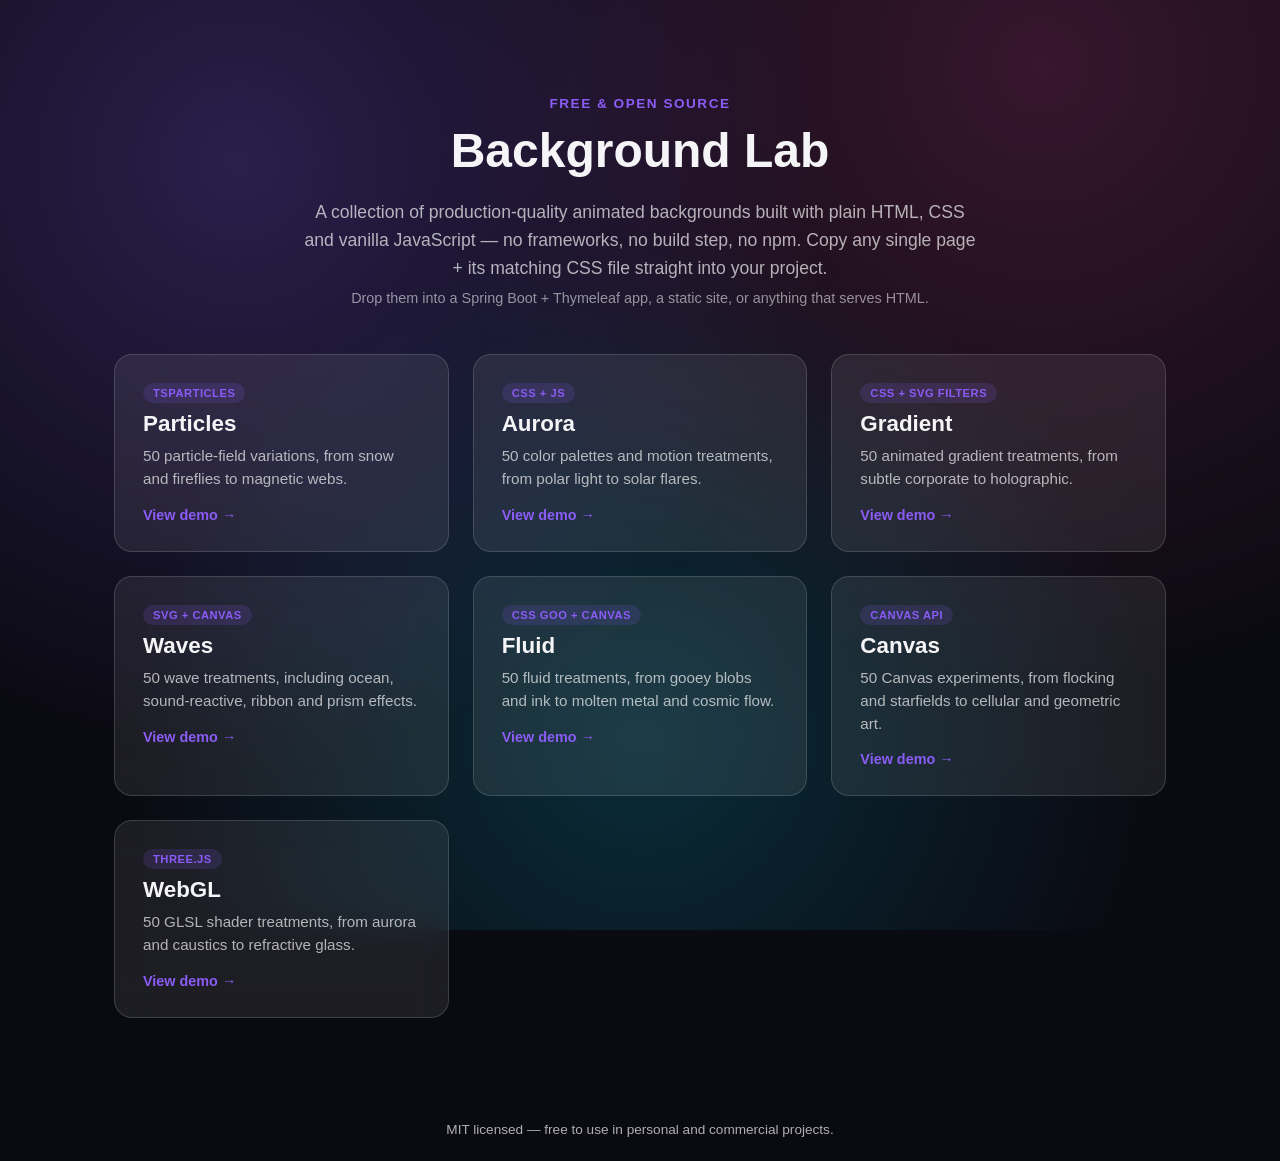
<file: index.html>
<!DOCTYPE html>
<html lang="en">

<head>
    <meta charset="UTF-8" />
    <meta name="viewport" content="width=device-width, initial-scale=1.0" />
    <title>Background Lab — Animated Background Showcase</title>
    <meta name="description"
        content="A vanilla HTML/CSS/JS showcase of animated background techniques: particles, aurora, gradients, waves, fluid, canvas and WebGL." />
    <link rel="stylesheet" href="index.css" />
</head>

<body>

    <div id="background"></div>
    <div id="cursorSpotlight"></div>

    <header class="hero">
        <p class="eyebrow">Free &amp; Open Source</p>
        <h1>Background Lab</h1>
        <p class="lead">
            A collection of production-quality animated backgrounds built with plain HTML, CSS and vanilla JavaScript —
            no frameworks, no build step, no npm. Copy any single page + its matching CSS file straight into your
            project.
        </p>
        <p class="lead-small">Drop them into a Spring Boot + Thymeleaf app, a static site, or anything that serves HTML.
        </p>
    </header>

    <main class="grid">

        <a class="tile" href="01-particles.html">
            <span class="tile-badge">tsParticles</span>
            <h2>Particles</h2>
            <p>50 particle-field variations, from snow and fireflies to magnetic webs.</p>
            <span class="tile-cta">View demo →</span>
        </a>

        <a class="tile" href="02-aurora.html">
            <span class="tile-badge">CSS + JS</span>
            <h2>Aurora</h2>
            <p>50 color palettes and motion treatments, from polar light to solar flares.</p>
            <span class="tile-cta">View demo →</span>
        </a>

        <a class="tile" href="03-gradient.html">
            <span class="tile-badge">CSS + SVG filters</span>
            <h2>Gradient</h2>
            <p>50 animated gradient treatments, from subtle corporate to holographic.</p>
            <span class="tile-cta">View demo →</span>
        </a>

        <a class="tile" href="04-waves.html">
            <span class="tile-badge">SVG + Canvas</span>
            <h2>Waves</h2>
            <p>50 wave treatments, including ocean, sound-reactive, ribbon and prism effects.</p>
            <span class="tile-cta">View demo →</span>
        </a>

        <a class="tile" href="05-fluid.html">
            <span class="tile-badge">CSS Goo + Canvas</span>
            <h2>Fluid</h2>
            <p>50 fluid treatments, from gooey blobs and ink to molten metal and cosmic flow.</p>
            <span class="tile-cta">View demo →</span>
        </a>

        <a class="tile" href="06-canvas.html">
            <span class="tile-badge">Canvas API</span>
            <h2>Canvas</h2>
            <p>50 Canvas experiments, from flocking and starfields to cellular and geometric art.</p>
            <span class="tile-cta">View demo →</span>
        </a>

        <a class="tile" href="07-webgl.html">
            <span class="tile-badge">Three.js</span>
            <h2>WebGL</h2>
            <p>50 GLSL shader treatments, from aurora and caustics to refractive glass.</p>
            <span class="tile-cta">View demo →</span>
        </a>

    </main>

    <footer class="footer">
        <p>MIT licensed — free to use in personal and commercial projects.</p>
    </footer>

    <script>
        const reducedMotion = window.matchMedia('(prefers-reduced-motion: reduce)').matches;
        const spotlightEl = document.getElementById('cursorSpotlight');
        window.addEventListener('mousemove', (e) => {
            spotlightEl.style.setProperty('--spot-x', `${e.clientX}px`);
            spotlightEl.style.setProperty('--spot-y', `${e.clientY}px`);
            spotlightEl.classList.add('visible');
        });
        window.addEventListener('mouseleave', () => spotlightEl.classList.remove('visible'));

        const bgEl = document.getElementById('background');
        let mouseX = window.innerWidth / 2, mouseY = window.innerHeight / 2;
        let parX = 0, parY = 0, parallaxRAF = null;
        window.addEventListener('mousemove', (e) => { mouseX = e.clientX; mouseY = e.clientY; });
        function parallaxLoop () {
            const tx = (mouseX / window.innerWidth - 0.5) * -20;
            const ty = (mouseY / window.innerHeight - 0.5) * -20;
            parX += (tx - parX) * 0.06;
            parY += (ty - parY) * 0.06;
            bgEl.style.transform = `translate(${parX.toFixed(2)}px, ${parY.toFixed(2)}px)`;
            parallaxRAF = requestAnimationFrame(parallaxLoop);
        }
        if (!reducedMotion) parallaxRAF = requestAnimationFrame(parallaxLoop);
    </script>
</body>

</html>
</file>
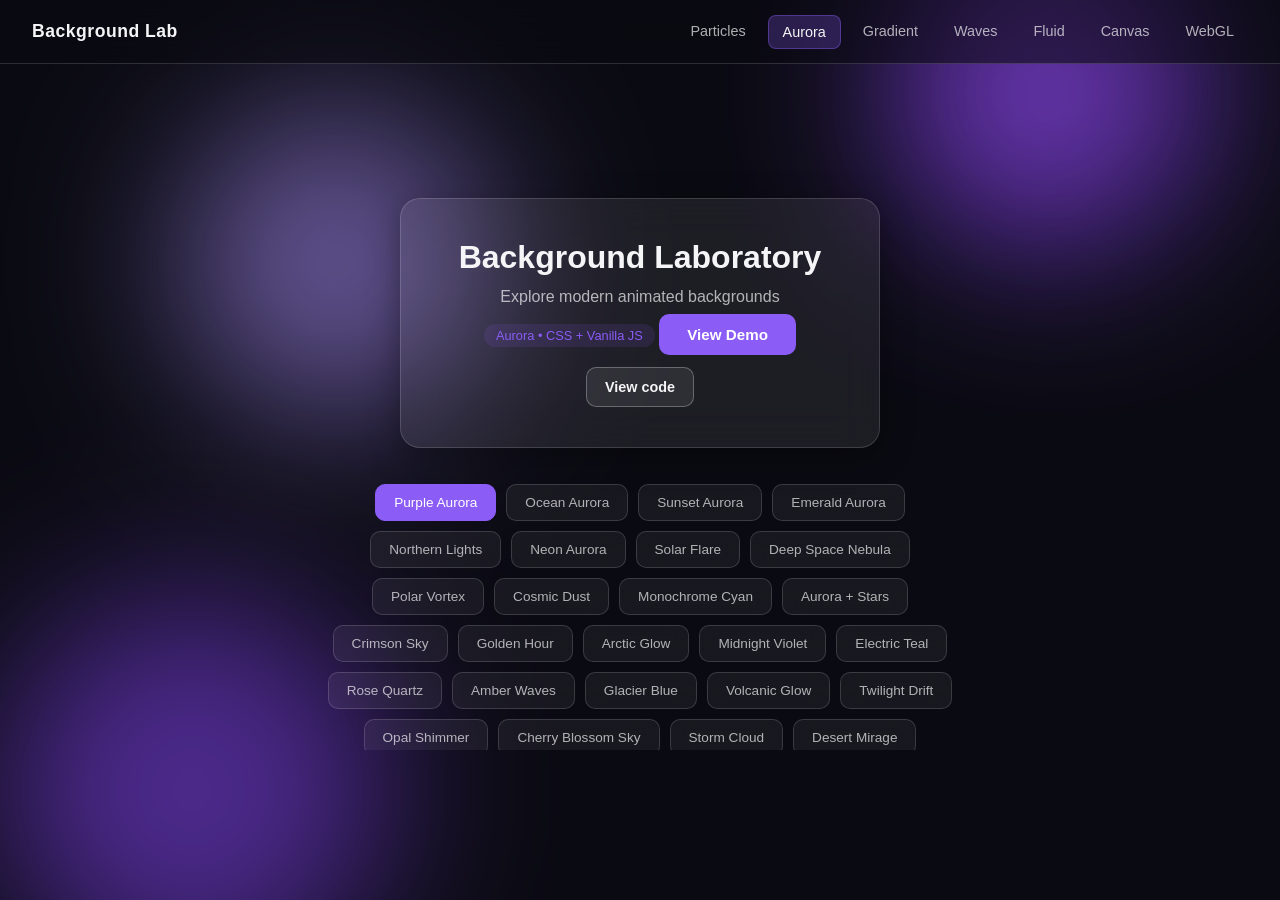
<file: 02-aurora.html>
<!DOCTYPE html>
<html lang="en">

<head>
  <meta charset="UTF-8" />
  <meta name="viewport" content="width=device-width, initial-scale=1.0" />
  <title>Background Lab — Aurora</title>
  <link rel="stylesheet" href="02-aurora.css" />
</head>

<body>

  <div id="background">
    <div id="auroraStage"></div>
  </div>
  <div class="custom-tint" id="customTint" aria-hidden="true"></div>
  <div id="cursorSpotlight"></div>

  <nav class="navbar">
    <div class="nav-brand">Background Lab</div>
    <div class="nav-links">
      <a href="01-particles.html">Particles</a>
      <a href="02-aurora.html" class="active">Aurora</a>
      <a href="03-gradient.html">Gradient</a>
      <a href="04-waves.html">Waves</a>
      <a href="05-fluid.html">Fluid</a>
      <a href="06-canvas.html">Canvas</a>
      <a href="07-webgl.html">WebGL</a>
    </div>
  </nav>

  <main>
    <div class="content-card glass">
      <h1>Background Laboratory</h1>
      <p class="subtitle">Explore modern animated backgrounds</p>
      <p class="tag">Aurora • CSS + Vanilla JS</p>
      <button class="btn-demo">View Demo</button>
      <button class="btn-code" id="openCodeDrawer" type="button" aria-haspopup="dialog" aria-controls="codeDrawer"
        aria-expanded="false">View code</button>
    </div>

    <div class="style-selector" id="styleSelector">
      <button class="style-btn active" data-style="purple">Purple Aurora</button>
      <button class="style-btn" data-style="ocean">Ocean Aurora</button>
      <button class="style-btn" data-style="sunset">Sunset Aurora</button>
      <button class="style-btn" data-style="emerald">Emerald Aurora</button>
      <button class="style-btn" data-style="northern">Northern Lights</button>
      <button class="style-btn" data-style="neon">Neon Aurora</button>
      <button class="style-btn" data-style="solarFlare">Solar Flare</button>
      <button class="style-btn" data-style="deepSpaceNebula">Deep Space Nebula</button>
      <button class="style-btn" data-style="polarVortex">Polar Vortex</button>
      <button class="style-btn" data-style="cosmicDust">Cosmic Dust</button>
      <button class="style-btn" data-style="monochromeCyan">Monochrome Cyan</button>
      <button class="style-btn" data-style="auroraStars">Aurora + Stars</button>
      <button class="style-btn" data-style="crimsonSky">Crimson Sky</button>
      <button class="style-btn" data-style="goldenHour">Golden Hour</button>
      <button class="style-btn" data-style="arcticGlow">Arctic Glow</button>
      <button class="style-btn" data-style="midnightViolet">Midnight Violet</button>
      <button class="style-btn" data-style="electricTeal">Electric Teal</button>
      <button class="style-btn" data-style="roseQuartz">Rose Quartz</button>
      <button class="style-btn" data-style="amberWaves">Amber Waves</button>
      <button class="style-btn" data-style="glacierBlue">Glacier Blue</button>
      <button class="style-btn" data-style="volcanicGlow">Volcanic Glow</button>
      <button class="style-btn" data-style="twilightDrift">Twilight Drift</button>
      <button class="style-btn" data-style="opalShimmer">Opal Shimmer</button>
      <button class="style-btn" data-style="cherryBlossomSky">Cherry Blossom Sky</button>
      <button class="style-btn" data-style="stormCloud">Storm Cloud</button>
      <button class="style-btn" data-style="desertMirage">Desert Mirage</button>
      <button class="style-btn" data-style="coralReefGlow">Coral Reef Glow</button>
      <button class="style-btn" data-style="moonlitMist">Moonlit Mist</button>
      <button class="style-btn" data-style="copperHaze">Copper Haze</button>
      <button class="style-btn" data-style="jadeCurtain">Jade Curtain</button>
      <button class="style-btn" data-style="frostAurora">Frost Aurora</button>
      <button class="style-btn" data-style="solarEclipse">Solar Eclipse</button>
      <button class="style-btn" data-style="bioluminescentSea">Bioluminescent Sea</button>
      <button class="style-btn" data-style="dragonFire">Dragon Fire</button>
      <button class="style-btn" data-style="icyMint">Icy Mint</button>
      <button class="style-btn" data-style="velvetNight">Velvet Night</button>
      <button class="style-btn" data-style="autumnEmber">Autumn Ember</button>
      <button class="style-btn" data-style="cyberAurora">Cyber Aurora</button>
      <button class="style-btn" data-style="phantomGlow">Phantom Glow</button>
      <button class="style-btn" data-style="lavenderDream">Lavender Dream</button>
      <button class="style-btn" data-style="toxicGreen">Toxic Green</button>
      <button class="style-btn" data-style="emberSkyline">Ember Skyline</button>
      <button class="style-btn" data-style="deepOceanTrench">Deep Ocean Trench</button>
      <button class="style-btn" data-style="moltenCore">Molten Core</button>
      <button class="style-btn" data-style="silverMist">Silver Mist</button>
      <button class="style-btn" data-style="radiantOrchid">Radiant Orchid</button>
      <button class="style-btn" data-style="winterSolstice">Winter Solstice</button>
      <button class="style-btn" data-style="solarCorona">Solar Corona</button>
      <button class="style-btn" data-style="galacticRibbon">Galactic Ribbon</button>
      <button class="style-btn" data-style="auroraPrism">Aurora Prism</button>
    </div>
  </main>

  <dialog class="code-drawer" id="codeDrawer" aria-labelledby="codeDrawerTitle">
    <header class="code-drawer__header">
      <div>
        <p class="code-drawer__eyebrow">LIVE CUSTOMIZER</p>
        <h2 id="codeDrawerTitle" tabindex="-1">Customize and copy</h2>
        <p class="code-drawer__style" id="selectedStyleName"></p>
      </div>
      <button class="code-drawer__close" id="closeCodeDrawer" type="button" aria-label="Close code drawer">×</button>
    </header>
    <section class="code-drawer__controls" id="parameterControls" aria-label="Background parameters"></section>
    <div class="code-drawer__export">
      <div class="code-drawer__export-heading"><label for="generatedHtml">Standalone HTML</label><button
          class="btn-copy" id="copyFullHtml" type="button">Copy full HTML</button></div>
      <textarea id="generatedHtml" readonly spellcheck="false" aria-label="Generated standalone HTML"></textarea>
      <p class="code-drawer__status" id="copyStatus" role="status" aria-live="polite"></p>
    </div>
  </dialog>

  <script>
    const reducedMotion = window.matchMedia('(prefers-reduced-motion: reduce)').matches;
    const stage = document.getElementById('auroraStage');

    // Cursor spotlight glow + click ripple burst + glass card tilt
    const spotlightEl = document.getElementById('cursorSpotlight');
    window.addEventListener('mousemove', (e) => {
      spotlightEl.style.setProperty('--spot-x', `${e.clientX}px`);
      spotlightEl.style.setProperty('--spot-y', `${e.clientY}px`);
      spotlightEl.classList.add('visible');
    });
    window.addEventListener('mouseleave', () => spotlightEl.classList.remove('visible'));

    document.addEventListener('click', (e) => {
      if (reducedMotion) return;
      const ripple = document.createElement('div');
      ripple.className = 'click-ripple';
      ripple.style.left = `${e.clientX}px`;
      ripple.style.top = `${e.clientY}px`;
      document.body.appendChild(ripple);
      ripple.addEventListener('animationend', () => ripple.remove());
    });

    const tiltCard = document.querySelector('.content-card.glass');
    tiltCard.addEventListener('mousemove', (e) => {
      if (reducedMotion) return;
      const rect = tiltCard.getBoundingClientRect();
      const px = (e.clientX - rect.left) / rect.width - 0.5;
      const py = (e.clientY - rect.top) / rect.height - 0.5;
      tiltCard.style.transform = `rotateX(${(-py * 10).toFixed(2)}deg) rotateY(${(px * 10).toFixed(2)}deg) translateY(-4px)`;
    });
    tiltCard.addEventListener('mouseleave', () => {
      tiltCard.style.transform = 'rotateX(0deg) rotateY(0deg) translateY(0)';
    });

    // Subtle background parallax that follows the cursor
    const bgEl = document.getElementById('background');
    let mouseX = window.innerWidth / 2, mouseY = window.innerHeight / 2;
    let parX = 0, parY = 0, parallaxRAF = null;
    window.addEventListener('mousemove', (e) => { mouseX = e.clientX; mouseY = e.clientY; });
    function parallaxLoop () {
      const tx = (mouseX / window.innerWidth - 0.5) * -30;
      const ty = (mouseY / window.innerHeight - 0.5) * -30;
      parX += (tx - parX) * 0.06;
      parY += (ty - parY) * 0.06;
      bgEl.style.transform = `translate(${parX.toFixed(2)}px, ${parY.toFixed(2)}px)`;
      parallaxRAF = requestAnimationFrame(parallaxLoop);
    }
    if (!reducedMotion) parallaxRAF = requestAnimationFrame(parallaxLoop);
    document.addEventListener('visibilitychange', () => {
      if (document.hidden) { if (parallaxRAF) { cancelAnimationFrame(parallaxRAF); parallaxRAF = null; } }
      else if (!parallaxRAF && !reducedMotion) { parallaxRAF = requestAnimationFrame(parallaxLoop); }
    });

    const styles = {
      purple: { colors: [ '#7c3aed', '#4c1d95', '#a78bfa' ], count: 4, duration: 18, blur: 80, motion: 'float' },
      ocean: { colors: [ '#0ea5e9', '#06b6d4', '#0f766e' ], count: 5, duration: 26, blur: 100, motion: 'drift' },
      sunset: { colors: [ '#f472b6', '#fb923c', '#a855f7' ], count: 4, duration: 12, blur: 70, motion: 'pulse' },
      emerald: { colors: [ '#10b981', '#22d3ee', '#1e3a8a' ], count: 3, duration: 32, blur: 110, motion: 'float' },
      northern: { colors: [ '#34d399', '#22d3ee', '#3b82f6' ], count: 6, duration: 20, blur: 90, motion: 'curtain' },
      neon: { colors: [ '#a855f7', '#ec4899', '#22d3ee' ], count: 5, duration: 9, blur: 60, motion: 'drift' },
      solarFlare: { colors: [ '#f97316', '#ef4444', '#fde047' ], count: 5, duration: 10, blur: 65, motion: 'pulse' },
      deepSpaceNebula: { colors: [ '#4c1d95', '#1e1b4b', '#0a0a12' ], count: 3, duration: 40, blur: 130, motion: 'float' },
      polarVortex: { colors: [ '#38bdf8', '#e0f2fe', '#0ea5e9' ], count: 5, duration: 16, blur: 85, motion: 'drift' },
      cosmicDust: { colors: [ '#f9a8d4', '#c4b5fd', '#93c5fd' ], count: 6, duration: 34, blur: 100, motion: 'float' },
      monochromeCyan: { colors: [ '#22d3ee', '#0891b2', '#a5f3fc' ], count: 4, duration: 22, blur: 90, motion: 'drift' },
      auroraStars: { colors: [ '#34d399', '#818cf8', '#f9fafb' ], count: 5, duration: 18, blur: 80, motion: 'curtain' },
      crimsonSky: { colors: [ '#dc2626', '#7f1d1d', '#f87171' ], count: 4, duration: 14, blur: 75, motion: 'pulse' },
      goldenHour: { colors: [ '#f59e0b', '#fbbf24', '#fde68a' ], count: 4, duration: 20, blur: 90, motion: 'float' },
      arcticGlow: { colors: [ '#bae6fd', '#e0f2fe', '#38bdf8' ], count: 5, duration: 24, blur: 95, motion: 'drift' },
      midnightViolet: { colors: [ '#312e81', '#4c1d95', '#1e1b4b' ], count: 4, duration: 30, blur: 105, motion: 'float' },
      electricTeal: { colors: [ '#2dd4bf', '#0d9488', '#5eead4' ], count: 5, duration: 12, blur: 70, motion: 'drift' },
      roseQuartz: { colors: [ '#fbcfe8', '#f9a8d4', '#f472b6' ], count: 4, duration: 26, blur: 95, motion: 'float' },
      amberWaves: { colors: [ '#f59e0b', '#d97706', '#fde68a' ], count: 4, duration: 18, blur: 80, motion: 'curtain' },
      glacierBlue: { colors: [ '#93c5fd', '#60a5fa', '#dbeafe' ], count: 5, duration: 28, blur: 100, motion: 'float' },
      volcanicGlow: { colors: [ '#ef4444', '#7c2d12', '#f97316' ], count: 4, duration: 10, blur: 65, motion: 'pulse' },
      twilightDrift: { colors: [ '#6366f1', '#a855f7', '#312e81' ], count: 5, duration: 24, blur: 95, motion: 'drift' },
      opalShimmer: { colors: [ '#f0abfc', '#a5f3fc', '#fef08a' ], count: 6, duration: 16, blur: 75, motion: 'pulse' },
      cherryBlossomSky: { colors: [ '#fbcfe8', '#fda4af', '#f9a8d4' ], count: 5, duration: 22, blur: 85, motion: 'float' },
      stormCloud: { colors: [ '#475569', '#1e293b', '#94a3b8' ], count: 4, duration: 20, blur: 100, motion: 'drift' },
      desertMirage: { colors: [ '#fbbf24', '#f97316', '#fde68a' ], count: 4, duration: 26, blur: 90, motion: 'float' },
      coralReefGlow: { colors: [ '#fb7185', '#22d3ee', '#f97316' ], count: 5, duration: 18, blur: 80, motion: 'curtain' },
      moonlitMist: { colors: [ '#cbd5e1', '#94a3b8', '#e2e8f0' ], count: 4, duration: 32, blur: 110, motion: 'float' },
      copperHaze: { colors: [ '#c2410c', '#ea580c', '#fdba74' ], count: 4, duration: 16, blur: 75, motion: 'pulse' },
      jadeCurtain: { colors: [ '#10b981', '#065f46', '#6ee7b7' ], count: 5, duration: 20, blur: 90, motion: 'curtain' },
      frostAurora: { colors: [ '#e0f2fe', '#bae6fd', '#a5f3fc' ], count: 5, duration: 24, blur: 90, motion: 'drift' },
      solarEclipse: { colors: [ '#0f172a', '#f97316', '#1e293b' ], count: 3, duration: 14, blur: 70, motion: 'pulse' },
      bioluminescentSea: { colors: [ '#0d9488', '#2dd4bf', '#0f172a' ], count: 5, duration: 26, blur: 90, motion: 'drift' },
      dragonFire: { colors: [ '#dc2626', '#f97316', '#7c2d12' ], count: 4, duration: 8, blur: 60, motion: 'pulse' },
      icyMint: { colors: [ '#6ee7b7', '#a7f3d0', '#5eead4' ], count: 5, duration: 24, blur: 90, motion: 'float' },
      velvetNight: { colors: [ '#1e1b4b', '#312e81', '#0a0a12' ], count: 3, duration: 36, blur: 120, motion: 'float' },
      autumnEmber: { colors: [ '#b45309', '#d97706', '#7c2d12' ], count: 4, duration: 18, blur: 80, motion: 'curtain' },
      cyberAurora: { colors: [ '#22d3ee', '#a855f7', '#0a0a12' ], count: 5, duration: 11, blur: 65, motion: 'drift' },
      phantomGlow: { colors: [ '#94a3b8', '#e2e8f0', '#475569' ], count: 4, duration: 28, blur: 100, motion: 'float' },
      lavenderDream: { colors: [ '#c4b5fd', '#ddd6fe', '#a78bfa' ], count: 5, duration: 24, blur: 90, motion: 'pulse' },
      toxicGreen: { colors: [ '#84cc16', '#4ade80', '#065f46' ], count: 4, duration: 12, blur: 70, motion: 'drift' },
      emberSkyline: { colors: [ '#f97316', '#7c2d12', '#1e293b' ], count: 4, duration: 16, blur: 80, motion: 'curtain' },
      deepOceanTrench: { colors: [ '#083344', '#0e7490', '#082f49' ], count: 3, duration: 38, blur: 120, motion: 'float' },
      moltenCore: { colors: [ '#ef4444', '#f97316', '#facc15' ], count: 5, duration: 9, blur: 65, motion: 'pulse' },
      silverMist: { colors: [ '#e2e8f0', '#cbd5e1', '#f8fafc' ], count: 5, duration: 30, blur: 100, motion: 'drift' },
      radiantOrchid: { colors: [ '#d946ef', '#f0abfc', '#a21caf' ], count: 5, duration: 20, blur: 85, motion: 'pulse' },
      winterSolstice: { colors: [ '#93c5fd', '#e0f2fe', '#1e3a8a' ], count: 4, duration: 26, blur: 95, motion: 'float' },
      solarCorona: { colors: [ '#fde047', '#f97316', '#fff7ed' ], count: 5, duration: 10, blur: 70, motion: 'pulse' },
      galacticRibbon: { colors: [ '#6366f1', '#ec4899', '#22d3ee' ], count: 6, duration: 20, blur: 85, motion: 'curtain' },
      auroraPrism: { colors: [ '#f472b6', '#38bdf8', '#a3e635', '#facc15' ], count: 6, duration: 16, blur: 80, motion: 'drift' }
    };

    function renderAurora (name) {
      const cfg = styles[ name ];
      stage.innerHTML = '';
      for (let i = 0; i < cfg.count; i++) {
        const blob = document.createElement('div');
        blob.className = `aurora-blob motion-${cfg.motion}`;
        const color = cfg.colors[ i % cfg.colors.length ];
        const size = 260 + Math.random() * 220;
        blob.style.setProperty('--blob-color', color);
        blob.style.setProperty('--blob-size', `${size}px`);
        blob.style.setProperty('--blob-blur', `${cfg.blur}px`);
        blob.style.setProperty('--blob-duration', reducedMotion ? '0s' : `${cfg.duration + i * 2}s`);
        blob.style.setProperty('--blob-delay', `${i * -3}s`);
        blob.style.left = `${Math.random() * 80}%`;
        blob.style.top = `${Math.random() * 70}%`;
        stage.appendChild(blob);
      }
    }

    document.getElementById('styleSelector').addEventListener('click', (e) => {
      const btn = e.target.closest('.style-btn');
      if (!btn) return;
      document.querySelectorAll('.style-btn').forEach((b) => b.classList.remove('active'));
      btn.classList.add('active');
      renderAurora(btn.dataset.style);
    });

    document.addEventListener('visibilitychange', () => {
      stage.style.animationPlayState = document.hidden ? 'paused' : 'running';
      stage.querySelectorAll('.aurora-blob').forEach((b) => {
        b.style.animationPlayState = document.hidden ? 'paused' : 'running';
      });
    });

    renderAurora('purple');
  </script>
  <script>
    (() => {
      const cssFile = '02-aurora.css';
      const selector = document.getElementById('styleSelector');
      const drawer = document.getElementById('codeDrawer');
      const output = document.getElementById('generatedHtml');
      const status = document.getElementById('copyStatus');
      const tint = document.getElementById('customTint');
      const background = document.getElementById('background');
      const defaults = { tint: '#ffffff', mix: 0, speed: 1, brightness: 1 };
      const bounds = { mix: [ 0, 0.75 ], speed: [ 0.25, 2.5 ], brightness: [ 0.5, 1.5 ] };
      const validColor = (value) => /^#[0-9a-f]{6}$/i.test(value || '');
      const clamp = (value, key) => Math.min(bounds[ key ][ 1 ], Math.max(bounds[ key ][ 0 ], Number(value)));
      const initial = (() => { try { return JSON.parse(document.body.dataset.exportState || 'null'); } catch { return null; } })();
      let style = selector.querySelector('.style-btn.active').dataset.style;
      let settings = { ...defaults };
      let restoring = true;
      const requested = initial && selector.querySelector(`.style-btn[data-style="${CSS.escape(initial.style)}"]`);
      if (requested) requested.click();
      if (requested) style = requested.dataset.style;
      restoring = false;

      function applySettings () {
        tint.style.backgroundColor = settings.tint;
        tint.style.opacity = String(settings.mix);
        background.style.filter = settings.brightness === 1 ? '' : `brightness(${settings.brightness})`;
        window.BackgroundLabSpeed = settings.speed;
        document.getAnimations().forEach((animation) => {
          if (animation.effect && animation.effect.getTiming().iterations === Infinity) animation.playbackRate = settings.speed;
        });
        document.body.dataset.exportState = JSON.stringify({ schemaVersion: 1, style, settings });
      }

      function addControl (key, labelText, type, min, max, step) {
        const label = document.createElement('label');
        label.className = type === 'range' ? 'code-control code-control--range' : 'code-control';
        label.htmlFor = `drawer-${key}`;
        const title = document.createElement('span');
        title.textContent = labelText;
        const input = document.createElement('input');
        input.id = `drawer-${key}`;
        input.type = type;
        if (type === 'range') { input.min = min; input.max = max; input.step = step; }
        input.value = settings[ key ];
        if (type === 'range') {
          const value = document.createElement('output');
          value.htmlFor = input.id;
          value.value = Number(settings[ key ]).toFixed(2);
          title.append(' ', value);
          input.addEventListener('input', () => { settings[ key ] = clamp(input.value, key); value.value = Number(settings[ key ]).toFixed(2); applySettings(); refresh(); });
        } else {
          input.addEventListener('input', () => {
            if (!validColor(input.value)) return;
            settings[ key ] = input.value;
            if (key === 'tint' && settings.mix === 0) {
              settings.mix = 0.2;
              const strength = document.getElementById('drawer-mix');
              if (strength) { strength.value = '0.2'; strength.closest('label').querySelector('output').value = '0.20'; }
            }
            applySettings(); refresh();
          });
        }
        label.append(title, input);
        document.getElementById('parameterControls').appendChild(label);
      }

      function renderControls () {
        const controls = document.getElementById('parameterControls');
        controls.innerHTML = '';
        document.getElementById('selectedStyleName').textContent = selector.querySelector('.style-btn.active').textContent;
        addControl('tint', 'Color tint', 'color');
        addControl('mix', 'Tint strength', 'range', 0, 0.75, 0.01);
        addControl('speed', 'Animation speed', 'range', 0.25, 2.5, 0.05);
        addControl('brightness', 'Brightness', 'range', 0.5, 1.5, 0.05);
      }

      function inlinePageCss (clone) {
        const sheet = Array.from(document.styleSheets).find((item) => item.href ? item.href.endsWith(`/${cssFile}`) : item.ownerNode && item.ownerNode.dataset.exportedStyles === cssFile);
        if (!sheet) throw new Error('Page stylesheet not found.');
        const styleTag = document.createElement('style');
        styleTag.dataset.exportedStyles = cssFile;
        styleTag.textContent = Array.from(sheet.cssRules, (rule) => rule.cssText).join('\n');
        const link = clone.querySelector(`link[rel="stylesheet"][href$="${cssFile}"]`);
        const existingStyle = clone.querySelector(`style[data-exported-styles="${cssFile}"]`);
        if (link) link.replaceWith(styleTag); else if (existingStyle) existingStyle.replaceWith(styleTag); else clone.querySelector('head').appendChild(styleTag);
      }

      function buildHtml () {
        const clone = document.documentElement.cloneNode(true);
        clone.querySelector('body').dataset.exportState = JSON.stringify({ schemaVersion: 1, style, settings });
        clone.querySelector('#codeDrawer').removeAttribute('open');
        clone.querySelector('#openCodeDrawer').setAttribute('aria-expanded', 'false');
        clone.querySelector('#generatedHtml').textContent = '';
        clone.querySelector('#copyStatus').textContent = '';
        clone.querySelectorAll('.click-ripple').forEach((node) => node.remove());
        clone.querySelector('#cursorSpotlight').classList.remove('visible');
        inlinePageCss(clone);
        return `<!doctype html>\n${clone.outerHTML}`;
      }

      function refresh () {
        try { output.value = buildHtml(); status.textContent = ''; }
        catch (error) { output.value = ''; status.textContent = `Could not generate HTML: ${error.message}`; }
      }

      selector.addEventListener('click', (event) => {
        const button = event.target.closest('.style-btn');
        if (!button || restoring) return;
        style = button.dataset.style;
        settings = { ...defaults };
        renderControls(); applySettings();
        if (drawer.open) refresh();
      });

      document.getElementById('openCodeDrawer').addEventListener('click', () => {
        renderControls(); applySettings(); drawer.showModal();
        document.getElementById('openCodeDrawer').setAttribute('aria-expanded', 'true');
        document.getElementById('codeDrawerTitle').focus(); refresh();
      });
      const closeDrawer = () => { if (drawer.open) drawer.close(); document.getElementById('openCodeDrawer').setAttribute('aria-expanded', 'false'); document.getElementById('openCodeDrawer').focus(); };
      document.getElementById('closeCodeDrawer').addEventListener('click', closeDrawer);
      drawer.addEventListener('keydown', (event) => { if (event.key === 'Escape') { event.preventDefault(); closeDrawer(); } });
      drawer.addEventListener('click', (event) => { if (event.target === drawer) closeDrawer(); });
      drawer.addEventListener('close', () => document.getElementById('openCodeDrawer').setAttribute('aria-expanded', 'false'));
      document.getElementById('copyFullHtml').addEventListener('click', async () => {
        refresh();
        if (!output.value) return;
        try { await navigator.clipboard.writeText(output.value); status.textContent = 'Full HTML copied.'; }
        catch { output.focus(); output.select(); status.textContent = 'Clipboard unavailable. The HTML is selected; copy it manually.'; }
      });

      settings = { ...defaults, ...(initial && initial.style === style ? initial.settings : {}) };
      if (!validColor(settings.tint)) settings.tint = defaults.tint;
      Object.keys(bounds).forEach((key) => { if (!Number.isFinite(Number(settings[ key ]))) settings[ key ] = defaults[ key ]; else settings[ key ] = clamp(settings[ key ], key); });
      renderControls(); applySettings();
    })();
  </script>
</body>

</html>
</file>
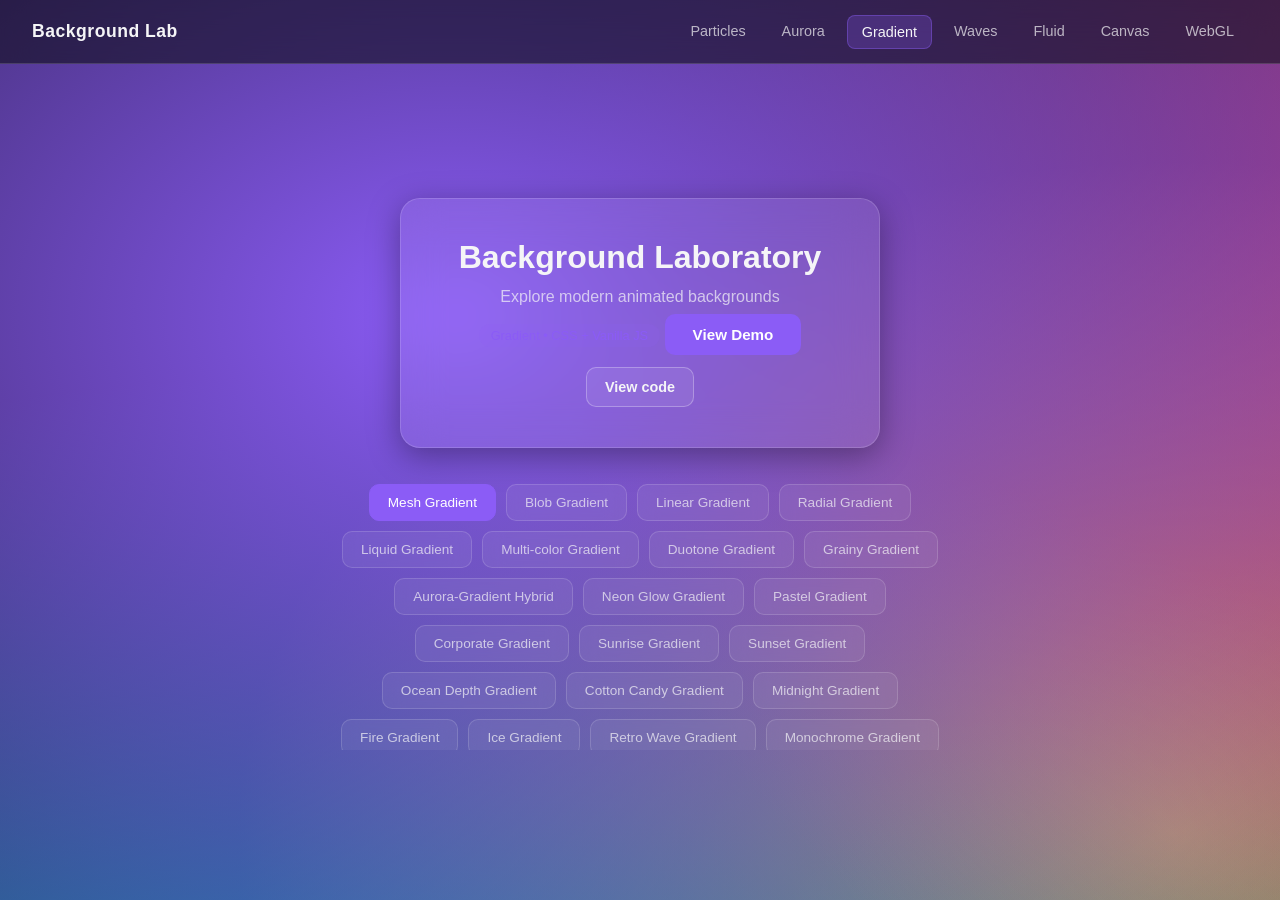
<file: 03-gradient.html>
<!DOCTYPE html>
<html lang="en">

<head>
  <meta charset="UTF-8" />
  <meta name="viewport" content="width=device-width, initial-scale=1.0" />
  <title>Background Lab — Gradient</title>
  <link rel="stylesheet" href="03-gradient.css" />
</head>

<body>

  <svg width="0" height="0" style="position:absolute">
    <filter id="liquid-filter">
      <feTurbulence id="liquidTurbulence" type="fractalNoise" baseFrequency="0.008 0.015" numOctaves="2" seed="5"
        result="noise" />
      <feDisplacementMap in="SourceGraphic" in2="noise" scale="60" xChannelSelector="R" yChannelSelector="G" />
    </filter>
    <filter id="grain-filter">
      <feTurbulence type="fractalNoise" baseFrequency="0.9" numOctaves="2" stitchTiles="stitch" result="noise" />
      <feColorMatrix in="noise" type="matrix" values="0 0 0 0 1  0 0 0 0 1  0 0 0 0 1  0 0 0 0.08 0" />
    </filter>
  </svg>

  <div id="background">
    <div id="gradientStage" class="gradient-mesh"></div>
  </div>
  <div class="custom-tint" id="customTint" aria-hidden="true"></div>
  <div id="cursorSpotlight"></div>

  <nav class="navbar">
    <div class="nav-brand">Background Lab</div>
    <div class="nav-links">
      <a href="01-particles.html">Particles</a>
      <a href="02-aurora.html">Aurora</a>
      <a href="03-gradient.html" class="active">Gradient</a>
      <a href="04-waves.html">Waves</a>
      <a href="05-fluid.html">Fluid</a>
      <a href="06-canvas.html">Canvas</a>
      <a href="07-webgl.html">WebGL</a>
    </div>
  </nav>

  <main>
    <div class="content-card glass">
      <h1>Background Laboratory</h1>
      <p class="subtitle">Explore modern animated backgrounds</p>
      <p class="tag">Gradient • CSS + Vanilla JS</p>
      <button class="btn-demo">View Demo</button>
      <button class="btn-code" id="openCodeDrawer" type="button" aria-haspopup="dialog" aria-controls="codeDrawer"
        aria-expanded="false">View code</button>
    </div>

    <div class="style-selector" id="styleSelector">
      <button class="style-btn active" data-style="mesh">Mesh Gradient</button>
      <button class="style-btn" data-style="blob">Blob Gradient</button>
      <button class="style-btn" data-style="linear">Linear Gradient</button>
      <button class="style-btn" data-style="radial">Radial Gradient</button>
      <button class="style-btn" data-style="liquid">Liquid Gradient</button>
      <button class="style-btn" data-style="multicolor">Multi-color Gradient</button>
      <button class="style-btn" data-style="duotone">Duotone Gradient</button>
      <button class="style-btn" data-style="grainy">Grainy Gradient</button>
      <button class="style-btn" data-style="auroraHybrid">Aurora-Gradient Hybrid</button>
      <button class="style-btn" data-style="neonGlow">Neon Glow Gradient</button>
      <button class="style-btn" data-style="pastel">Pastel Gradient</button>
      <button class="style-btn" data-style="corporate">Corporate Gradient</button>
      <button class="style-btn" data-style="sunrise">Sunrise Gradient</button>
      <button class="style-btn" data-style="sunsetGrad">Sunset Gradient</button>
      <button class="style-btn" data-style="oceanDepth">Ocean Depth Gradient</button>
      <button class="style-btn" data-style="cottonCandy">Cotton Candy Gradient</button>
      <button class="style-btn" data-style="midnight">Midnight Gradient</button>
      <button class="style-btn" data-style="fire">Fire Gradient</button>
      <button class="style-btn" data-style="ice">Ice Gradient</button>
      <button class="style-btn" data-style="retroWave">Retro Wave Gradient</button>
      <button class="style-btn" data-style="monochrome">Monochrome Gradient</button>
      <button class="style-btn" data-style="chrome">Chrome Gradient</button>
      <button class="style-btn" data-style="holographic">Holographic Gradient</button>
      <button class="style-btn" data-style="velvet">Velvet Gradient</button>
      <button class="style-btn" data-style="metallicSheen">Metallic Sheen</button>
      <button class="style-btn" data-style="desertDune">Desert Dune Gradient</button>
      <button class="style-btn" data-style="forest">Forest Gradient</button>
      <button class="style-btn" data-style="berry">Berry Gradient</button>
      <button class="style-btn" data-style="citrus">Citrus Gradient</button>
      <button class="style-btn" data-style="twilight">Twilight Gradient</button>
      <button class="style-btn" data-style="steelBlue">Steel Blue Gradient</button>
      <button class="style-btn" data-style="roseGold">Rose Gold Gradient</button>
      <button class="style-btn" data-style="emeraldGrad">Emerald Gradient</button>
      <button class="style-btn" data-style="copper">Copper Gradient</button>
      <button class="style-btn" data-style="galaxy">Galaxy Gradient</button>
      <button class="style-btn" data-style="pearl">Pearl Gradient</button>
      <button class="style-btn" data-style="neonSplit">Neon Split Gradient</button>
      <button class="style-btn" data-style="diagonalRibbon">Diagonal Ribbon Gradient</button>
      <button class="style-btn" data-style="softBlur">Soft Blur Gradient</button>
      <button class="style-btn" data-style="iridescent">Iridescent Gradient</button>
      <button class="style-btn" data-style="boldDuotone">Bold Duotone</button>
      <button class="style-btn" data-style="pastelMesh">Pastel Mesh</button>
      <button class="style-btn" data-style="glass">Glass Gradient</button>
      <button class="style-btn" data-style="sandDune">Sand Dune Gradient</button>
      <button class="style-btn" data-style="volcanic">Volcanic Gradient</button>
      <button class="style-btn" data-style="arctic">Arctic Gradient</button>
      <button class="style-btn" data-style="candySwirl">Candy Swirl Gradient</button>
      <button class="style-btn" data-style="prism">Prism Gradient</button>
      <button class="style-btn" data-style="vintageFilm">Vintage Film Gradient</button>
      <button class="style-btn" data-style="ultraviolet">Ultraviolet Gradient</button>
    </div>
  </main>

  <dialog class="code-drawer" id="codeDrawer" aria-labelledby="codeDrawerTitle">
    <header class="code-drawer__header">
      <div>
        <p class="code-drawer__eyebrow">LIVE CUSTOMIZER</p>
        <h2 id="codeDrawerTitle" tabindex="-1">Customize and copy</h2>
        <p class="code-drawer__style" id="selectedStyleName"></p>
      </div>
      <button class="code-drawer__close" id="closeCodeDrawer" type="button" aria-label="Close code drawer">×</button>
    </header>
    <section class="code-drawer__controls" id="parameterControls" aria-label="Background parameters"></section>
    <div class="code-drawer__export">
      <div class="code-drawer__export-heading"><label for="generatedHtml">Standalone HTML</label><button
          class="btn-copy" id="copyFullHtml" type="button">Copy full HTML</button></div>
      <textarea id="generatedHtml" readonly spellcheck="false" aria-label="Generated standalone HTML"></textarea>
      <p class="code-drawer__status" id="copyStatus" role="status" aria-live="polite"></p>
    </div>
  </dialog>

  <script>
    const reducedMotion = window.matchMedia('(prefers-reduced-motion: reduce)').matches;
    const stage = document.getElementById('gradientStage');
    const classes = [
      'gradient-mesh', 'gradient-blob', 'gradient-linear', 'gradient-radial', 'gradient-liquid', 'gradient-multicolor',
      'gradient-duotone', 'gradient-grainy', 'gradient-auroraHybrid', 'gradient-neonGlow', 'gradient-pastel', 'gradient-corporate',
      'gradient-sunrise', 'gradient-sunsetGrad', 'gradient-oceanDepth', 'gradient-cottonCandy', 'gradient-midnight', 'gradient-fire',
      'gradient-ice', 'gradient-retroWave', 'gradient-monochrome', 'gradient-chrome', 'gradient-holographic', 'gradient-velvet',
      'gradient-metallicSheen', 'gradient-desertDune', 'gradient-forest', 'gradient-berry', 'gradient-citrus', 'gradient-twilight',
      'gradient-steelBlue', 'gradient-roseGold', 'gradient-emeraldGrad', 'gradient-copper', 'gradient-galaxy', 'gradient-pearl',
      'gradient-neonSplit', 'gradient-diagonalRibbon',
      'gradient-softBlur', 'gradient-iridescent', 'gradient-boldDuotone', 'gradient-pastelMesh', 'gradient-glass', 'gradient-sandDune',
      'gradient-volcanic', 'gradient-arctic', 'gradient-candySwirl', 'gradient-prism', 'gradient-vintageFilm', 'gradient-ultraviolet'
    ];

    // Cursor spotlight glow + click ripple burst + glass card tilt
    const spotlightEl = document.getElementById('cursorSpotlight');
    window.addEventListener('mousemove', (e) => {
      spotlightEl.style.setProperty('--spot-x', `${e.clientX}px`);
      spotlightEl.style.setProperty('--spot-y', `${e.clientY}px`);
      spotlightEl.classList.add('visible');
    });
    window.addEventListener('mouseleave', () => spotlightEl.classList.remove('visible'));

    document.addEventListener('click', (e) => {
      if (reducedMotion) return;
      const ripple = document.createElement('div');
      ripple.className = 'click-ripple';
      ripple.style.left = `${e.clientX}px`;
      ripple.style.top = `${e.clientY}px`;
      document.body.appendChild(ripple);
      ripple.addEventListener('animationend', () => ripple.remove());
    });

    const tiltCard = document.querySelector('.content-card.glass');
    tiltCard.addEventListener('mousemove', (e) => {
      if (reducedMotion) return;
      const rect = tiltCard.getBoundingClientRect();
      const px = (e.clientX - rect.left) / rect.width - 0.5;
      const py = (e.clientY - rect.top) / rect.height - 0.5;
      tiltCard.style.transform = `rotateX(${(-py * 10).toFixed(2)}deg) rotateY(${(px * 10).toFixed(2)}deg) translateY(-4px)`;
    });
    tiltCard.addEventListener('mouseleave', () => {
      tiltCard.style.transform = 'rotateX(0deg) rotateY(0deg) translateY(0)';
    });

    // Subtle background parallax that follows the cursor
    const bgEl = document.getElementById('background');
    let mouseX = window.innerWidth / 2, mouseY = window.innerHeight / 2;
    let parX = 0, parY = 0, parallaxRAF = null;
    window.addEventListener('mousemove', (e) => { mouseX = e.clientX; mouseY = e.clientY; });
    function parallaxLoop () {
      const tx = (mouseX / window.innerWidth - 0.5) * -30;
      const ty = (mouseY / window.innerHeight - 0.5) * -30;
      parX += (tx - parX) * 0.06;
      parY += (ty - parY) * 0.06;
      bgEl.style.transform = `translate(${parX.toFixed(2)}px, ${parY.toFixed(2)}px)`;
      parallaxRAF = requestAnimationFrame(parallaxLoop);
    }
    if (!reducedMotion) parallaxRAF = requestAnimationFrame(parallaxLoop);
    document.addEventListener('visibilitychange', () => {
      if (document.hidden) { if (parallaxRAF) { cancelAnimationFrame(parallaxRAF); parallaxRAF = null; } }
      else if (!parallaxRAF && !reducedMotion) { parallaxRAF = requestAnimationFrame(parallaxLoop); }
    });

    function setStyle (name) {
      stage.classList.remove(...classes);
      stage.classList.add(`gradient-${name}`);
    }

    document.getElementById('styleSelector').addEventListener('click', (e) => {
      const btn = e.target.closest('.style-btn');
      if (!btn) return;
      document.querySelectorAll('.style-btn').forEach((b) => b.classList.remove('active'));
      btn.classList.add('active');
      setStyle(btn.dataset.style);
    });

    document.addEventListener('visibilitychange', () => {
      stage.style.animationPlayState = document.hidden ? 'paused' : 'running';
    });
  </script>
  <script>
    (() => {
      const cssFile = '03-gradient.css';
      const selector = document.getElementById('styleSelector');
      const drawer = document.getElementById('codeDrawer');
      const output = document.getElementById('generatedHtml');
      const status = document.getElementById('copyStatus');
      const tint = document.getElementById('customTint');
      const background = document.getElementById('background');
      const defaults = { tint: '#ffffff', mix: 0, speed: 1, brightness: 1 };
      const limits = { mix: [ 0, 0.75 ], speed: [ 0.25, 2.5 ], brightness: [ 0.5, 1.5 ] };
      const clamp = (value, key) => Math.min(limits[ key ][ 1 ], Math.max(limits[ key ][ 0 ], Number(value)));
      const initial = (() => { try { return JSON.parse(document.body.dataset.exportState || 'null'); } catch { return null; } })();
      let style = selector.querySelector('.style-btn.active').dataset.style;
      let settings = { ...defaults };
      const requested = initial && selector.querySelector(`.style-btn[data-style="${CSS.escape(initial.style)}"]`);
      if (requested) requested.click();
      if (requested) style = requested.dataset.style;

      function apply () {
        tint.style.backgroundColor = settings.tint;
        tint.style.opacity = String(settings.mix);
        background.style.filter = settings.brightness === 1 ? '' : `brightness(${settings.brightness})`;
        window.BackgroundLabSpeed = settings.speed;
        document.getAnimations().forEach((animation) => {
          if (animation.effect && animation.effect.getTiming().iterations === Infinity) animation.playbackRate = settings.speed;
        });
        document.body.dataset.exportState = JSON.stringify({ schemaVersion: 1, style, settings });
      }

      function renderControls () {
        const controls = document.getElementById('parameterControls');
        controls.innerHTML = '';
        document.getElementById('selectedStyleName').textContent = selector.querySelector('.style-btn.active').textContent;
        [
          { key: 'tint', label: 'Color tint', type: 'color' },
          { key: 'mix', label: 'Tint strength', type: 'range', min: 0, max: 0.75, step: 0.01 },
          { key: 'speed', label: 'Animation speed', type: 'range', min: 0.25, max: 2.5, step: 0.05 },
          { key: 'brightness', label: 'Brightness', type: 'range', min: 0.5, max: 1.5, step: 0.05 }
        ].forEach((spec) => {
          const label = document.createElement('label');
          label.className = spec.type === 'range' ? 'code-control code-control--range' : 'code-control';
          label.htmlFor = `drawer-${spec.key}`;
          const title = document.createElement('span'); title.textContent = spec.label;
          const input = document.createElement('input');
          input.id = `drawer-${spec.key}`; input.type = spec.type; input.value = settings[ spec.key ];
          if (spec.type === 'range') { input.min = spec.min; input.max = spec.max; input.step = spec.step; }
          if (spec.type === 'range') {
            const value = document.createElement('output'); value.value = Number(settings[ spec.key ]).toFixed(2); title.append(' ', value);
            input.addEventListener('input', () => { settings[ spec.key ] = clamp(input.value, spec.key); value.value = Number(settings[ spec.key ]).toFixed(2); apply(); refresh(); });
          } else input.addEventListener('input', () => { settings.tint = input.value; if (settings.mix === 0) { settings.mix = 0.2; const strength = document.getElementById('drawer-mix'); if (strength) { strength.value = '0.2'; strength.closest('label').querySelector('output').value = '0.20'; } } apply(); refresh(); });
          label.append(title, input); controls.appendChild(label);
        });
      }

      function buildHtml () {
        const clone = document.documentElement.cloneNode(true);
        clone.querySelector('body').dataset.exportState = JSON.stringify({ schemaVersion: 1, style, settings });
        clone.querySelector('#codeDrawer').removeAttribute('open');
        clone.querySelector('#openCodeDrawer').setAttribute('aria-expanded', 'false');
        clone.querySelector('#generatedHtml').textContent = '';
        clone.querySelector('#copyStatus').textContent = '';
        clone.querySelectorAll('.click-ripple').forEach((node) => node.remove());
        clone.querySelector('#cursorSpotlight').classList.remove('visible');
        const sheet = Array.from(document.styleSheets).find((item) => item.href ? item.href.endsWith(`/${cssFile}`) : item.ownerNode && item.ownerNode.dataset.exportedStyles === cssFile);
        if (!sheet) throw new Error('Page stylesheet was not found.');
        const styleTag = document.createElement('style'); styleTag.dataset.exportedStyles = cssFile;
        styleTag.textContent = Array.from(sheet.cssRules, (rule) => rule.cssText).join('\n');
        const link = clone.querySelector(`link[rel="stylesheet"][href$="${cssFile}"]`);
        const existingStyle = clone.querySelector(`style[data-exported-styles="${cssFile}"]`);
        if (link) link.replaceWith(styleTag); else if (existingStyle) existingStyle.replaceWith(styleTag); else clone.querySelector('head').appendChild(styleTag);
        return `<!doctype html>\n${clone.outerHTML}`;
      }

      function refresh () {
        try { output.value = buildHtml(); status.textContent = ''; }
        catch (error) { output.value = ''; status.textContent = `Could not generate HTML: ${error.message}`; }
      }
      selector.addEventListener('click', (event) => {
        const button = event.target.closest('.style-btn'); if (!button) return;
        style = button.dataset.style; settings = { ...defaults }; renderControls(); apply(); if (drawer.open) refresh();
      });
      document.getElementById('openCodeDrawer').addEventListener('click', () => { renderControls(); apply(); drawer.showModal(); document.getElementById('openCodeDrawer').setAttribute('aria-expanded', 'true'); document.getElementById('codeDrawerTitle').focus(); refresh(); });
      const close = () => { if (drawer.open) drawer.close(); document.getElementById('openCodeDrawer').setAttribute('aria-expanded', 'false'); document.getElementById('openCodeDrawer').focus(); };
      document.getElementById('closeCodeDrawer').addEventListener('click', close);
      drawer.addEventListener('keydown', (event) => { if (event.key === 'Escape') { event.preventDefault(); close(); } });
      drawer.addEventListener('click', (event) => { if (event.target === drawer) close(); });
      drawer.addEventListener('close', () => document.getElementById('openCodeDrawer').setAttribute('aria-expanded', 'false'));
      document.getElementById('copyFullHtml').addEventListener('click', async () => { refresh(); if (!output.value) return; try { await navigator.clipboard.writeText(output.value); status.textContent = 'Full HTML copied.'; } catch { output.focus(); output.select(); status.textContent = 'Clipboard unavailable. The HTML is selected; copy it manually.'; } });
      settings = { ...defaults, ...(initial && initial.style === style ? initial.settings : {}) };
      if (!/^#[0-9a-f]{6}$/i.test(settings.tint)) settings.tint = defaults.tint;
      Object.keys(limits).forEach((key) => { if (!Number.isFinite(Number(settings[ key ]))) settings[ key ] = defaults[ key ]; else settings[ key ] = clamp(settings[ key ], key); });
      renderControls(); apply();
    })();
  </script>
</body>

</html>
</file>
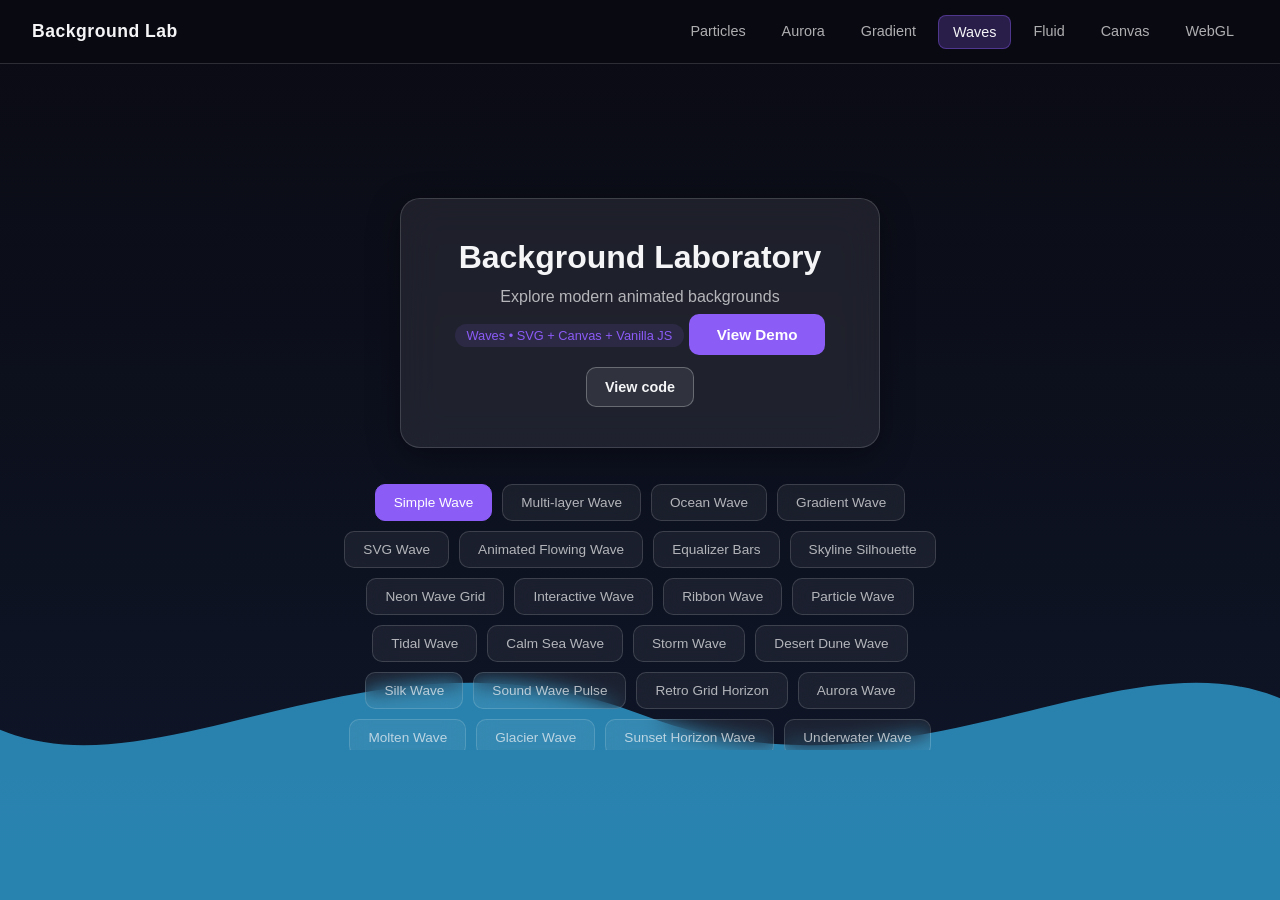
<file: 04-waves.html>
<!DOCTYPE html>
<html lang="en">

<head>
  <meta charset="UTF-8" />
  <meta name="viewport" content="width=device-width, initial-scale=1.0" />
  <title>Background Lab — Waves</title>
  <link rel="stylesheet" href="04-waves.css" />
</head>

<body>

  <div id="background">
    <div id="wavesStage">

      <div class="wave-scene active" id="wave-simple">
        <div class="wave-track" style="animation-duration: 14s;">
          <svg viewBox="0 0 2400 200" preserveAspectRatio="none">
            <path class="wave-fill c-simple"
              d="M0,100 C150,150 350,50 600,100 C850,150 1050,50 1200,100 L1200,200 L0,200 Z" />
            <path class="wave-fill c-simple"
              d="M1200,100 C1350,150 1550,50 1800,100 C2050,150 2250,50 2400,100 L2400,200 L1200,200 Z" />
          </svg>
        </div>
      </div>

      <div class="wave-scene" id="wave-multilayer">
        <div class="wave-track wave-back" style="animation-duration: 26s;">
          <svg viewBox="0 0 2400 200" preserveAspectRatio="none">
            <path class="wave-fill c-back"
              d="M0,110 C150,160 350,60 600,110 C850,160 1050,60 1200,110 L1200,200 L0,200 Z" />
            <path class="wave-fill c-back"
              d="M1200,110 C1350,160 1550,60 1800,110 C2050,160 2250,60 2400,110 L2400,200 L1200,200 Z" />
          </svg>
        </div>
        <div class="wave-track wave-mid" style="animation-duration: 18s;">
          <svg viewBox="0 0 2400 200" preserveAspectRatio="none">
            <path class="wave-fill c-mid"
              d="M0,120 C150,170 350,70 600,120 C850,170 1050,70 1200,120 L1200,200 L0,200 Z" />
            <path class="wave-fill c-mid"
              d="M1200,120 C1350,170 1550,70 1800,120 C2050,170 2250,70 2400,120 L2400,200 L1200,200 Z" />
          </svg>
        </div>
        <div class="wave-track wave-front" style="animation-duration: 10s;">
          <svg viewBox="0 0 2400 200" preserveAspectRatio="none">
            <path class="wave-fill c-front"
              d="M0,140 C150,190 350,90 600,140 C850,190 1050,90 1200,140 L1200,200 L0,200 Z" />
            <path class="wave-fill c-front"
              d="M1200,140 C1350,190 1550,90 1800,140 C2050,190 2250,90 2400,140 L2400,200 L1200,200 Z" />
          </svg>
        </div>
      </div>

      <div class="wave-scene" id="wave-ocean">
        <div class="wave-track wave-back" style="animation-duration: 22s;">
          <svg viewBox="0 0 2400 200" preserveAspectRatio="none">
            <path class="wave-fill c-ocean-deep"
              d="M0,110 C150,150 350,70 600,110 C850,150 1050,70 1200,110 L1200,200 L0,200 Z" />
            <path class="wave-fill c-ocean-deep"
              d="M1200,110 C1350,150 1550,70 1800,110 C2050,150 2250,70 2400,110 L2400,200 L1200,200 Z" />
          </svg>
        </div>
        <div class="wave-track wave-front" style="animation-duration: 9s;">
          <svg viewBox="0 0 2400 200" preserveAspectRatio="none">
            <path class="wave-fill c-ocean-light"
              d="M0,130 C150,170 350,100 600,130 C850,170 1050,100 1200,130 L1200,200 L0,200 Z" />
            <path class="wave-fill c-ocean-light"
              d="M1200,130 C1350,170 1550,100 1800,130 C2050,170 2250,100 2400,130 L2400,200 L1200,200 Z" />
          </svg>
        </div>
        <div class="wave-track wave-foam" style="animation-duration: 6s;">
          <svg viewBox="0 0 2400 200" preserveAspectRatio="none">
            <path class="wave-foam-path" d="M0,128 C150,120 350,138 600,128 C850,120 1050,138 1200,128" />
            <path class="wave-foam-path" d="M1200,128 C1350,120 1550,138 1800,128 C2050,120 2250,138 2400,128" />
          </svg>
        </div>
      </div>

      <div class="wave-scene" id="wave-gradient">
        <div class="wave-track wave-bob" style="animation-duration: 16s;">
          <svg viewBox="0 0 2400 200" preserveAspectRatio="none">
            <defs>
              <linearGradient id="waveGrad" x1="0%" y1="0%" x2="100%" y2="100%">
                <stop offset="0%" stop-color="#8b5cf6" />
                <stop offset="50%" stop-color="#ec4899" />
                <stop offset="100%" stop-color="#0ea5e9" />
              </linearGradient>
            </defs>
            <path fill="url(#waveGrad)"
              d="M0,110 C150,160 350,60 600,110 C850,160 1050,60 1200,110 L1200,200 L0,200 Z" />
            <path fill="url(#waveGrad)"
              d="M1200,110 C1350,160 1550,60 1800,110 C2050,160 2250,60 2400,110 L2400,200 L1200,200 Z" />
          </svg>
        </div>
      </div>

      <div class="wave-scene" id="wave-svg">
        <div class="wave-track" style="animation-duration: 20s;">
          <svg viewBox="0 0 2400 200" preserveAspectRatio="none">
            <path class="wave-fill c-jagged"
              d="M0,120 L100,80 L200,140 L300,60 L400,130 L500,70 L600,120 L700,90 L800,150 L900,60 L1000,130 L1100,80 L1200,110 L1200,200 L0,200 Z" />
            <path class="wave-fill c-jagged"
              d="M1200,120 L1300,80 L1400,140 L1500,60 L1600,130 L1700,70 L1800,120 L1900,90 L2000,150 L2100,60 L2200,130 L2300,80 L2400,110 L2400,200 L1200,200 Z" />
          </svg>
        </div>
      </div>

      <div class="wave-scene" id="wave-flowing">
        <canvas id="flowCanvas"></canvas>
      </div>

      <div class="wave-scene" id="wave-dynamic">
        <div id="dynamicWaveTrack" style="position:absolute; inset:0;"></div>
      </div>

    </div>
  </div>
  <div class="custom-tint" id="customTint" aria-hidden="true"></div>
  <div id="cursorSpotlight"></div>

  <nav class="navbar">
    <div class="nav-brand">Background Lab</div>
    <div class="nav-links">
      <a href="01-particles.html">Particles</a>
      <a href="02-aurora.html">Aurora</a>
      <a href="03-gradient.html">Gradient</a>
      <a href="04-waves.html" class="active">Waves</a>
      <a href="05-fluid.html">Fluid</a>
      <a href="06-canvas.html">Canvas</a>
      <a href="07-webgl.html">WebGL</a>
    </div>
  </nav>

  <main>
    <div class="content-card glass">
      <h1>Background Laboratory</h1>
      <p class="subtitle">Explore modern animated backgrounds</p>
      <p class="tag">Waves • SVG + Canvas + Vanilla JS</p>
      <button class="btn-demo">View Demo</button>
      <button class="btn-code" id="openCodeDrawer" type="button" aria-haspopup="dialog" aria-controls="codeDrawer"
        aria-expanded="false">View code</button>
    </div>

    <div class="style-selector" id="styleSelector">
      <button class="style-btn active" data-style="simple">Simple Wave</button>
      <button class="style-btn" data-style="multilayer">Multi-layer Wave</button>
      <button class="style-btn" data-style="ocean">Ocean Wave</button>
      <button class="style-btn" data-style="gradient">Gradient Wave</button>
      <button class="style-btn" data-style="svg">SVG Wave</button>
      <button class="style-btn" data-style="flowing">Animated Flowing Wave</button>
      <button class="style-btn" data-style="equalizerBars">Equalizer Bars</button>
      <button class="style-btn" data-style="skylineSilhouette">Skyline Silhouette</button>
      <button class="style-btn" data-style="neonWaveGrid">Neon Wave Grid</button>
      <button class="style-btn" data-style="interactiveWave">Interactive Wave</button>
      <button class="style-btn" data-style="ribbonWave">Ribbon Wave</button>
      <button class="style-btn" data-style="particleWave">Particle Wave</button>
      <button class="style-btn" data-style="tidalWave">Tidal Wave</button>
      <button class="style-btn" data-style="calmSeaWave">Calm Sea Wave</button>
      <button class="style-btn" data-style="stormWave">Storm Wave</button>
      <button class="style-btn" data-style="desertDuneWave">Desert Dune Wave</button>
      <button class="style-btn" data-style="silkWave">Silk Wave</button>
      <button class="style-btn" data-style="soundWavePulse">Sound Wave Pulse</button>
      <button class="style-btn" data-style="retroGridHorizon">Retro Grid Horizon</button>
      <button class="style-btn" data-style="auroraWave">Aurora Wave</button>
      <button class="style-btn" data-style="moltenWave">Molten Wave</button>
      <button class="style-btn" data-style="glacierWave">Glacier Wave</button>
      <button class="style-btn" data-style="sunsetHorizonWave">Sunset Horizon Wave</button>
      <button class="style-btn" data-style="underwaterWave">Underwater Wave</button>
      <button class="style-btn" data-style="windRipple">Wind Ripple</button>
      <button class="style-btn" data-style="heartbeatWave">Heartbeat Wave</button>
      <button class="style-btn" data-style="radioFrequencyWave">Radio Frequency Wave</button>
      <button class="style-btn" data-style="cosmicWave">Cosmic Wave</button>
      <button class="style-btn" data-style="paperFoldWave">Paper Fold Wave</button>
      <button class="style-btn" data-style="fabricDrapeWave">Fabric Drape Wave</button>
      <button class="style-btn" data-style="lavaFlowWave">Lava Flow Wave</button>
      <button class="style-btn" data-style="inkWave">Ink Wave</button>
      <button class="style-btn" data-style="crystalWave">Crystal Wave</button>
      <button class="style-btn" data-style="bambooWave">Bamboo Wave</button>
      <button class="style-btn" data-style="mercuryWave">Mercury Wave</button>
      <button class="style-btn" data-style="northernWave">Northern Wave</button>
      <button class="style-btn" data-style="coralWave">Coral Wave</button>
      <button class="style-btn" data-style="staticInterferenceWave">Static Interference Wave</button>
      <button class="style-btn" data-style="doubleHelixWave">Double Helix Wave</button>
      <button class="style-btn" data-style="mountainRangeWave">Mountain Range Wave</button>
      <button class="style-btn" data-style="riverCurrentWave">River Current Wave</button>
      <button class="style-btn" data-style="sineGridWave">Sine Grid Wave</button>
      <button class="style-btn" data-style="reactiveBeatWave">Reactive Beat Wave</button>
      <button class="style-btn" data-style="desertMirageWave">Desert Mirage Wave</button>
      <button class="style-btn" data-style="frozenWave">Frozen Wave</button>
      <button class="style-btn" data-style="moltenGlassWave">Molten Glass Wave</button>
      <button class="style-btn" data-style="tropicalWave">Tropical Wave</button>
      <button class="style-btn" data-style="deepOceanWave">Deep Ocean Wave</button>
      <button class="style-btn" data-style="cometTrailWave">Comet Trail Wave</button>
      <button class="style-btn" data-style="prismRefractionWave">Prism Refraction Wave</button>
    </div>
  </main>

  <dialog class="code-drawer" id="codeDrawer" aria-labelledby="codeDrawerTitle">
    <header class="code-drawer__header">
      <div>
        <p class="code-drawer__eyebrow">LIVE CUSTOMIZER</p>
        <h2 id="codeDrawerTitle" tabindex="-1">Customize and copy</h2>
        <p class="code-drawer__style" id="selectedStyleName"></p>
      </div>
      <button class="code-drawer__close" id="closeCodeDrawer" type="button" aria-label="Close code drawer">×</button>
    </header>
    <section class="code-drawer__controls" id="parameterControls" aria-label="Background parameters"></section>
    <div class="code-drawer__export">
      <div class="code-drawer__export-heading"><label for="generatedHtml">Standalone HTML</label><button
          class="btn-copy" id="copyFullHtml" type="button">Copy full HTML</button></div>
      <textarea id="generatedHtml" readonly spellcheck="false" aria-label="Generated standalone HTML"></textarea>
      <p class="code-drawer__status" id="copyStatus" role="status" aria-live="polite"></p>
    </div>
  </dialog>

  <script>
    const reducedMotion = window.matchMedia('(prefers-reduced-motion: reduce)').matches;
    const scenes = document.querySelectorAll('.wave-scene');
    let flowRAF = null;

    // Cursor spotlight glow + click ripple burst + glass card tilt
    const spotlightEl = document.getElementById('cursorSpotlight');
    window.addEventListener('mousemove', (e) => {
      spotlightEl.style.setProperty('--spot-x', `${e.clientX}px`);
      spotlightEl.style.setProperty('--spot-y', `${e.clientY}px`);
      spotlightEl.classList.add('visible');
    });
    window.addEventListener('mouseleave', () => spotlightEl.classList.remove('visible'));

    document.addEventListener('click', (e) => {
      if (reducedMotion) return;
      const ripple = document.createElement('div');
      ripple.className = 'click-ripple';
      ripple.style.left = `${e.clientX}px`;
      ripple.style.top = `${e.clientY}px`;
      document.body.appendChild(ripple);
      ripple.addEventListener('animationend', () => ripple.remove());
    });

    const tiltCard = document.querySelector('.content-card.glass');
    tiltCard.addEventListener('mousemove', (e) => {
      if (reducedMotion) return;
      const rect = tiltCard.getBoundingClientRect();
      const px = (e.clientX - rect.left) / rect.width - 0.5;
      const py = (e.clientY - rect.top) / rect.height - 0.5;
      tiltCard.style.transform = `rotateX(${(-py * 10).toFixed(2)}deg) rotateY(${(px * 10).toFixed(2)}deg) translateY(-4px)`;
    });
    tiltCard.addEventListener('mouseleave', () => {
      tiltCard.style.transform = 'rotateX(0deg) rotateY(0deg) translateY(0)';
    });

    // Subtle background parallax that follows the cursor
    const bgEl = document.getElementById('background');
    let parMouseX = window.innerWidth / 2, parMouseY = window.innerHeight / 2;
    let parX = 0, parY = 0, parallaxRAF = null;
    window.addEventListener('mousemove', (e) => { parMouseX = e.clientX; parMouseY = e.clientY; });
    function parallaxLoop () {
      const tx = (parMouseX / window.innerWidth - 0.5) * -30;
      const ty = (parMouseY / window.innerHeight - 0.5) * -30;
      parX += (tx - parX) * 0.06;
      parY += (ty - parY) * 0.06;
      bgEl.style.transform = `translate(${parX.toFixed(2)}px, ${parY.toFixed(2)}px)`;
      parallaxRAF = requestAnimationFrame(parallaxLoop);
    }
    if (!reducedMotion) parallaxRAF = requestAnimationFrame(parallaxLoop);
    document.addEventListener('visibilitychange', () => {
      if (document.hidden) { if (parallaxRAF) { cancelAnimationFrame(parallaxRAF); parallaxRAF = null; } }
      else if (!parallaxRAF && !reducedMotion) { parallaxRAF = requestAnimationFrame(parallaxLoop); }
    });

    function setStyle (name) {
      const isDynamic = !!dynamicWaveConfigs[ name ];
      scenes.forEach((s) => s.classList.toggle('active', isDynamic ? s.id === 'wave-dynamic' : s.id === `wave-${name}`));
      if (isDynamic) renderDynamicWave(name);
      if (name === 'flowing') startFlow();
      else stopFlow();
    }

    // Reusable SVG wave generator for the 38 extra wave variations (color/speed/shape driven, no hand-written paths)
    const SVG_NS = 'http://www.w3.org/2000/svg';

    function wavePathAt (offset, baseline, amp, jagged) {
      if (jagged) {
        const points = 12;
        let d = `M${offset},${baseline}`;
        for (let i = 1; i <= points; i++) {
          const x = offset + (1200 / points) * i;
          const y = baseline + (i % 2 === 0 ? amp : -amp);
          d += ` L${x},${y}`;
        }
        d += ` L${offset + 1200},200 L${offset},200 Z`;
        return d;
      }
      const p1 = baseline - amp;
      const p2 = baseline + amp;
      return `M${offset},${baseline} C${offset + 150},${p2} ${offset + 350},${p1} ${offset + 600},${baseline} C${offset + 850},${p2} ${offset + 1050},${p1} ${offset + 1200},${baseline} L${offset + 1200},200 L${offset},200 Z`;
    }

    const dynamicWaveConfigs = {
      equalizerBars: { layers: [ { baseline: 150, amp: 40, jagged: true, color: '#22d3ee', duration: 4, height: 60, opacity: 0.9 } ] },
      skylineSilhouette: { layers: [ { baseline: 130, amp: 50, jagged: true, color: '#1e293b', duration: 40, height: 70, opacity: 0.9 } ] },
      neonWaveGrid: { layers: [ { baseline: 120, amp: 30, jagged: false, color: '#22d3ee', duration: 10, height: 40, opacity: 0.8 }, { baseline: 140, amp: 25, jagged: false, color: '#f472b6', duration: 14, height: 30, opacity: 0.6 } ] },
      interactiveWave: { layers: [ { baseline: 120, amp: 35, jagged: false, color: '#38bdf8', duration: 12, height: 45, opacity: 0.8 } ], interactive: true },
      ribbonWave: { layers: [ { baseline: 130, amp: 60, jagged: false, color: '#a78bfa', duration: 18, height: 20, opacity: 0.7 } ] },
      particleWave: { layers: [ { baseline: 140, amp: 12, jagged: true, color: '#f8fafc', duration: 8, height: 25, opacity: 0.6 } ] },
      tidalWave: { layers: [ { baseline: 110, amp: 70, jagged: false, color: '#0ea5e9', duration: 8, height: 55, opacity: 0.9 } ] },
      calmSeaWave: { layers: [ { baseline: 140, amp: 15, jagged: false, color: '#38bdf8', duration: 30, height: 35, opacity: 0.6 } ] },
      stormWave: { layers: [ { baseline: 110, amp: 65, jagged: true, color: '#334155', duration: 6, height: 60, opacity: 0.9 }, { baseline: 130, amp: 50, jagged: true, color: '#1e293b', duration: 8, height: 45, opacity: 0.7 } ] },
      desertDuneWave: { layers: [ { baseline: 130, amp: 40, jagged: false, color: '#d97706', duration: 34, height: 55, opacity: 0.8 } ] },
      silkWave: { layers: [ { baseline: 130, amp: 35, jagged: false, color: '#f9a8d4', duration: 20, height: 40, opacity: 0.55 } ] },
      soundWavePulse: { layers: [ { baseline: 140, amp: 45, jagged: true, color: '#a855f7', duration: 5, height: 50, opacity: 0.85 } ] },
      retroGridHorizon: { layers: [ { baseline: 150, amp: 20, jagged: false, color: '#ec4899', duration: 16, height: 35, opacity: 0.7 } ] },
      auroraWave: { layers: [ { baseline: 120, amp: 40, jagged: false, color: '#34d399', duration: 22, height: 50, opacity: 0.6 }, { baseline: 140, amp: 30, jagged: false, color: '#22d3ee', duration: 26, height: 35, opacity: 0.5 } ] },
      moltenWave: { layers: [ { baseline: 120, amp: 45, jagged: false, color: '#f97316', duration: 9, height: 55, opacity: 0.85 } ] },
      glacierWave: { layers: [ { baseline: 130, amp: 25, jagged: false, color: '#93c5fd', duration: 28, height: 45, opacity: 0.7 } ] },
      sunsetHorizonWave: { layers: [ { baseline: 130, amp: 35, jagged: false, color: '#fb923c', duration: 20, height: 45, opacity: 0.75 } ] },
      underwaterWave: { layers: [ { baseline: 120, amp: 30, jagged: false, color: '#0e7490', duration: 24, height: 60, opacity: 0.65 } ] },
      windRipple: { layers: [ { baseline: 145, amp: 10, jagged: false, color: '#94a3b8', duration: 6, height: 25, opacity: 0.5 } ] },
      heartbeatWave: { layers: [ { baseline: 130, amp: 55, jagged: true, color: '#ef4444', duration: 3, height: 40, opacity: 0.85 } ] },
      radioFrequencyWave: { layers: [ { baseline: 130, amp: 40, jagged: true, color: '#38bdf8', duration: 7, height: 40, opacity: 0.7 } ] },
      cosmicWave: { layers: [ { baseline: 120, amp: 35, jagged: false, color: '#6366f1', duration: 20, height: 50, opacity: 0.6 }, { baseline: 140, amp: 25, jagged: false, color: '#a855f7', duration: 24, height: 35, opacity: 0.5 } ] },
      paperFoldWave: { layers: [ { baseline: 130, amp: 45, jagged: true, color: '#e2e8f0', duration: 16, height: 45, opacity: 0.5 } ] },
      fabricDrapeWave: { layers: [ { baseline: 130, amp: 30, jagged: false, color: '#c4b5fd', duration: 22, height: 45, opacity: 0.55 } ] },
      lavaFlowWave: { layers: [ { baseline: 120, amp: 40, jagged: false, color: '#dc2626', duration: 12, height: 55, opacity: 0.85 } ] },
      inkWave: { layers: [ { baseline: 130, amp: 35, jagged: false, color: '#1e293b', duration: 18, height: 50, opacity: 0.8 } ] },
      crystalWave: { layers: [ { baseline: 130, amp: 35, jagged: true, color: '#a5f3fc', duration: 14, height: 40, opacity: 0.6 } ] },
      bambooWave: { layers: [ { baseline: 135, amp: 20, jagged: true, color: '#84cc16', duration: 18, height: 35, opacity: 0.6 } ] },
      mercuryWave: { layers: [ { baseline: 130, amp: 25, jagged: false, color: '#cbd5e1', duration: 10, height: 40, opacity: 0.7 } ] },
      northernWave: { layers: [ { baseline: 120, amp: 35, jagged: false, color: '#22d3ee', duration: 20, height: 50, opacity: 0.6 }, { baseline: 140, amp: 25, jagged: false, color: '#34d399', duration: 24, height: 35, opacity: 0.5 } ] },
      coralWave: { layers: [ { baseline: 130, amp: 30, jagged: false, color: '#fb7185', duration: 16, height: 45, opacity: 0.7 } ] },
      staticInterferenceWave: { layers: [ { baseline: 130, amp: 50, jagged: true, color: '#94a3b8', duration: 2, height: 50, opacity: 0.6 } ] },
      doubleHelixWave: { layers: [ { baseline: 110, amp: 35, jagged: false, color: '#818cf8', duration: 14, height: 40, opacity: 0.7 }, { baseline: 150, amp: 35, jagged: false, color: '#f472b6', duration: 14, height: 40, opacity: 0.7 } ] },
      mountainRangeWave: { layers: [ { baseline: 110, amp: 60, jagged: true, color: '#475569', duration: 30, height: 70, opacity: 0.9 } ] },
      riverCurrentWave: { layers: [ { baseline: 135, amp: 20, jagged: false, color: '#0ea5e9', duration: 9, height: 35, opacity: 0.7 } ] },
      sineGridWave: { layers: [ { baseline: 130, amp: 30, jagged: false, color: '#38bdf8', duration: 12, height: 40, opacity: 0.6 }, { baseline: 130, amp: 30, jagged: false, color: '#38bdf8', duration: 20, height: 40, opacity: 0.3 } ] },
      reactiveBeatWave: { layers: [ { baseline: 130, amp: 50, jagged: true, color: '#facc15', duration: 1.5, height: 45, opacity: 0.85 } ] },
      desertMirageWave: { layers: [ { baseline: 140, amp: 15, jagged: false, color: '#fde68a', duration: 26, height: 30, opacity: 0.5 } ] },
      frozenWave: { layers: [ { baseline: 130, amp: 20, jagged: false, color: '#bae6fd', duration: 32, height: 40, opacity: 0.6 } ] },
      moltenGlassWave: { layers: [ { baseline: 125, amp: 35, jagged: false, color: '#fb923c', duration: 14, height: 45, opacity: 0.7 }, { baseline: 145, amp: 20, jagged: false, color: '#fde68a', duration: 18, height: 30, opacity: 0.4 } ] },
      tropicalWave: { layers: [ { baseline: 130, amp: 40, jagged: false, color: '#22d3ee', duration: 14, height: 50, opacity: 0.75 }, { baseline: 145, amp: 25, jagged: false, color: '#34d399', duration: 18, height: 30, opacity: 0.5 } ] },
      deepOceanWave: { layers: [ { baseline: 110, amp: 30, jagged: false, color: '#0c4a6e', duration: 34, height: 65, opacity: 0.85 } ] },
      cometTrailWave: { layers: [ { baseline: 130, amp: 45, jagged: false, color: '#fbbf24', duration: 5, height: 40, opacity: 0.8 } ] },
      prismRefractionWave: { layers: [ { baseline: 120, amp: 30, jagged: false, color: '#a855f7', duration: 12, height: 40, opacity: 0.5 }, { baseline: 130, amp: 30, jagged: false, color: '#22d3ee', duration: 10, height: 40, opacity: 0.4 }, { baseline: 140, amp: 30, jagged: false, color: '#f472b6', duration: 14, height: 40, opacity: 0.4 } ] }
    };

    function renderDynamicWave (name) {
      const cfg = dynamicWaveConfigs[ name ];
      const track = document.getElementById('dynamicWaveTrack');
      track.innerHTML = '';
      cfg.layers.forEach((layer) => {
        const wrap = document.createElement('div');
        wrap.className = 'wave-track';
        wrap.style.position = 'absolute';
        wrap.style.bottom = '0';
        wrap.style.left = '0';
        wrap.style.width = '200%';
        wrap.style.height = `${layer.height}%`;
        wrap.style.opacity = reducedMotion ? '1' : layer.opacity;
        wrap.style.animationName = 'wave-scroll';
        wrap.style.animationTimingFunction = 'linear';
        wrap.style.animationIterationCount = 'infinite';
        wrap.style.animationDuration = `${layer.duration}s`;

        const svg = document.createElementNS(SVG_NS, 'svg');
        svg.setAttribute('viewBox', '0 0 2400 200');
        svg.setAttribute('preserveAspectRatio', 'none');
        svg.style.width = '100%';
        svg.style.height = '100%';
        svg.style.display = 'block';

        [ 0, 1200 ].forEach((offset) => {
          const path = document.createElementNS(SVG_NS, 'path');
          path.setAttribute('d', wavePathAt(offset, layer.baseline, layer.amp, layer.jagged));
          path.setAttribute('fill', layer.color);
          svg.appendChild(path);
        });

        wrap.appendChild(svg);
        track.appendChild(wrap);
      });
    }

    document.getElementById('styleSelector').addEventListener('click', (e) => {
      const btn = e.target.closest('.style-btn');
      if (!btn) return;
      document.querySelectorAll('.style-btn').forEach((b) => b.classList.remove('active'));
      btn.classList.add('active');
      setStyle(btn.dataset.style);
    });

    // Interactive Wave: amplitude reacts to mouse Y position
    window.addEventListener('mousemove', (e) => {
      if (!document.getElementById('wave-dynamic').classList.contains('active')) return;
      const active = document.querySelector('.style-btn.active');
      if (!active || active.dataset.style !== 'interactiveWave') return;
      const ratio = 1 - e.clientY / window.innerHeight;
      const track = document.getElementById('dynamicWaveTrack');
      const svgEl = track.querySelector('svg');
      if (svgEl) svgEl.style.transform = `scaleY(${(0.6 + ratio * 0.8).toFixed(2)})`;
    });

    // Canvas flowing wave
    const canvas = document.getElementById('flowCanvas');
    const ctx = canvas.getContext('2d');
    let dpr = Math.min(window.devicePixelRatio || 1, 2);
    let width = 0, height = 0, t = 0;

    function resizeCanvas () {
      width = canvas.clientWidth;
      height = canvas.clientHeight;
      canvas.width = width * dpr;
      canvas.height = height * dpr;
      ctx.setTransform(dpr, 0, 0, dpr, 0, 0);
    }

    function drawFlow () {
      ctx.clearRect(0, 0, width, height);
      const layers = [
        { amp: 30, freq: 0.006, speed: 0.015, color: 'rgba(56, 189, 248, 0.35)', yOffset: 0.55 },
        { amp: 22, freq: 0.010, speed: 0.022, color: 'rgba(139, 92, 246, 0.35)', yOffset: 0.65 },
        { amp: 16, freq: 0.014, speed: 0.03, color: 'rgba(236, 72, 153, 0.35)', yOffset: 0.75 }
      ];
      layers.forEach((layer) => {
        ctx.beginPath();
        ctx.moveTo(0, height);
        for (let x = 0; x <= width; x += 8) {
          const y = height * layer.yOffset + Math.sin(x * layer.freq + t * layer.speed) * layer.amp;
          ctx.lineTo(x, y);
        }
        ctx.lineTo(width, height);
        ctx.closePath();
        ctx.fillStyle = layer.color;
        ctx.fill();
      });
      t += window.BackgroundLabSpeed || 1;
    }

    function flowLoop () {
      drawFlow();
      flowRAF = requestAnimationFrame(flowLoop);
    }

    function startFlow () {
      if (flowRAF || reducedMotion) { if (reducedMotion) drawFlow(); return; }
      resizeCanvas();
      flowLoop();
    }

    function stopFlow () {
      if (flowRAF) { cancelAnimationFrame(flowRAF); flowRAF = null; }
    }

    window.addEventListener('resize', () => { if (document.getElementById('wave-flowing').classList.contains('active')) resizeCanvas(); });

    document.addEventListener('visibilitychange', () => {
      if (document.hidden) stopFlow();
      else if (document.getElementById('wave-flowing').classList.contains('active')) startFlow();
    });
  </script>
  <script>
    (() => {
      const cssFile = '04-waves.css';
      const selector = document.getElementById('styleSelector');
      const drawer = document.getElementById('codeDrawer');
      const output = document.getElementById('generatedHtml');
      const status = document.getElementById('copyStatus');
      const tint = document.getElementById('customTint');
      const background = document.getElementById('background');
      const defaults = { tint: '#ffffff', mix: 0, speed: 1, brightness: 1, amplitude: 1 };
      const limits = { mix: [ 0, 0.75 ], speed: [ 0.25, 2.5 ], brightness: [ 0.5, 1.5 ], amplitude: [ 0.5, 1.8 ] };
      const clamp = (value, key) => Math.min(limits[ key ][ 1 ], Math.max(limits[ key ][ 0 ], Number(value)));
      const initial = (() => { try { return JSON.parse(document.body.dataset.exportState || 'null'); } catch { return null; } })();
      let style = selector.querySelector('.style-btn.active').dataset.style;
      const requested = initial && selector.querySelector(`.style-btn[data-style="${CSS.escape(initial.style)}"]`);
      if (requested) requested.click();
      if (requested) style = requested.dataset.style;
      let settings = { ...defaults };

      function apply () {
        tint.style.backgroundColor = settings.tint;
        tint.style.opacity = String(settings.mix);
        background.style.filter = settings.brightness === 1 ? '' : `brightness(${settings.brightness})`;
        const activeWave = document.querySelector('.wave-scene.active');
        if (activeWave) {
          activeWave.style.transformOrigin = '50% 50%';
          activeWave.style.transform = settings.amplitude === 1 ? '' : `scaleY(${settings.amplitude})`;
        }
        window.BackgroundLabSpeed = settings.speed;
        document.getAnimations().forEach((animation) => {
          if (animation.effect && animation.effect.getTiming().iterations === Infinity) animation.playbackRate = settings.speed;
        });
        document.body.dataset.exportState = JSON.stringify({ schemaVersion: 1, style, settings });
      }

      function renderControls () {
        const controls = document.getElementById('parameterControls'); controls.innerHTML = '';
        document.getElementById('selectedStyleName').textContent = selector.querySelector('.style-btn.active').textContent;
        [ { key: 'tint', label: 'Color tint', type: 'color' }, { key: 'mix', label: 'Tint strength', type: 'range', min: 0, max: 0.75, step: 0.01 }, { key: 'speed', label: 'Animation speed', type: 'range', min: 0.25, max: 2.5, step: 0.05 }, { key: 'brightness', label: 'Brightness', type: 'range', min: 0.5, max: 1.5, step: 0.05 }, { key: 'amplitude', label: 'Wave amplitude', type: 'range', min: 0.5, max: 1.8, step: 0.05 } ].forEach((spec) => {
          const label = document.createElement('label'); label.className = spec.type === 'range' ? 'code-control code-control--range' : 'code-control'; label.htmlFor = `drawer-${spec.key}`;
          const title = document.createElement('span'); title.textContent = spec.label;
          const input = document.createElement('input'); input.id = `drawer-${spec.key}`; input.type = spec.type; input.value = settings[ spec.key ];
          if (spec.type === 'range') { input.min = spec.min; input.max = spec.max; input.step = spec.step; }
          let valueOutput = null;
          const update = () => { settings[ spec.key ] = spec.type === 'color' ? input.value : clamp(input.value, spec.key); if (spec.key === 'tint' && settings.mix === 0) { settings.mix = 0.2; const strength = document.getElementById('drawer-mix'); if (strength) { strength.value = '0.2'; strength.closest('label').querySelector('output').value = '0.20'; } } if (valueOutput) valueOutput.value = Number(settings[ spec.key ]).toFixed(2); apply(); refresh(); };
          if (spec.type === 'range') { valueOutput = document.createElement('output'); valueOutput.value = Number(settings[ spec.key ]).toFixed(2); title.append(' ', valueOutput); input.addEventListener('input', update); }
          else input.addEventListener('input', update);
          label.append(title, input); controls.appendChild(label);
        });
      }

      function buildHtml () {
        const clone = document.documentElement.cloneNode(true);
        clone.querySelector('body').dataset.exportState = JSON.stringify({ schemaVersion: 1, style, settings });
        clone.querySelector('#codeDrawer').removeAttribute('open'); clone.querySelector('#openCodeDrawer').setAttribute('aria-expanded', 'false');
        clone.querySelector('#generatedHtml').textContent = ''; clone.querySelector('#copyStatus').textContent = '';
        clone.querySelectorAll('.click-ripple').forEach((node) => node.remove()); clone.querySelector('#cursorSpotlight').classList.remove('visible');
        const sheet = Array.from(document.styleSheets).find((item) => item.href ? item.href.endsWith(`/${cssFile}`) : item.ownerNode && item.ownerNode.dataset.exportedStyles === cssFile);
        if (!sheet) throw new Error('Page stylesheet was not found.');
        const styleTag = document.createElement('style'); styleTag.dataset.exportedStyles = cssFile; styleTag.textContent = Array.from(sheet.cssRules, (rule) => rule.cssText).join('\n');
        const link = clone.querySelector(`link[rel="stylesheet"][href$="${cssFile}"]`);
        const existingStyle = clone.querySelector(`style[data-exported-styles="${cssFile}"]`);
        if (link) link.replaceWith(styleTag); else if (existingStyle) existingStyle.replaceWith(styleTag); else clone.querySelector('head').appendChild(styleTag);
        return `<!doctype html>\n${clone.outerHTML}`;
      }

      function refresh () { try { output.value = buildHtml(); status.textContent = ''; } catch (error) { output.value = ''; status.textContent = `Could not generate HTML: ${error.message}`; } }
      selector.addEventListener('click', (event) => { const button = event.target.closest('.style-btn'); if (!button) return; style = button.dataset.style; settings = { ...defaults }; renderControls(); apply(); if (drawer.open) refresh(); });
      document.getElementById('openCodeDrawer').addEventListener('click', () => { renderControls(); apply(); drawer.showModal(); document.getElementById('openCodeDrawer').setAttribute('aria-expanded', 'true'); document.getElementById('codeDrawerTitle').focus(); refresh(); });
      const close = () => { if (drawer.open) drawer.close(); document.getElementById('openCodeDrawer').setAttribute('aria-expanded', 'false'); document.getElementById('openCodeDrawer').focus(); };
      document.getElementById('closeCodeDrawer').addEventListener('click', close); drawer.addEventListener('keydown', (event) => { if (event.key === 'Escape') { event.preventDefault(); close(); } }); drawer.addEventListener('click', (event) => { if (event.target === drawer) close(); });
      drawer.addEventListener('close', () => document.getElementById('openCodeDrawer').setAttribute('aria-expanded', 'false'));
      document.getElementById('copyFullHtml').addEventListener('click', async () => { refresh(); if (!output.value) return; try { await navigator.clipboard.writeText(output.value); status.textContent = 'Full HTML copied.'; } catch { output.focus(); output.select(); status.textContent = 'Clipboard unavailable. The HTML is selected; copy it manually.'; } });
      settings = { ...defaults, ...(initial && initial.style === style ? initial.settings : {}) };
      if (!/^#[0-9a-f]{6}$/i.test(settings.tint)) settings.tint = defaults.tint;
      Object.keys(limits).forEach((key) => { if (!Number.isFinite(Number(settings[ key ]))) settings[ key ] = defaults[ key ]; else settings[ key ] = clamp(settings[ key ], key); });
      renderControls(); apply();
    })();
  </script>
</body>

</html>
</file>
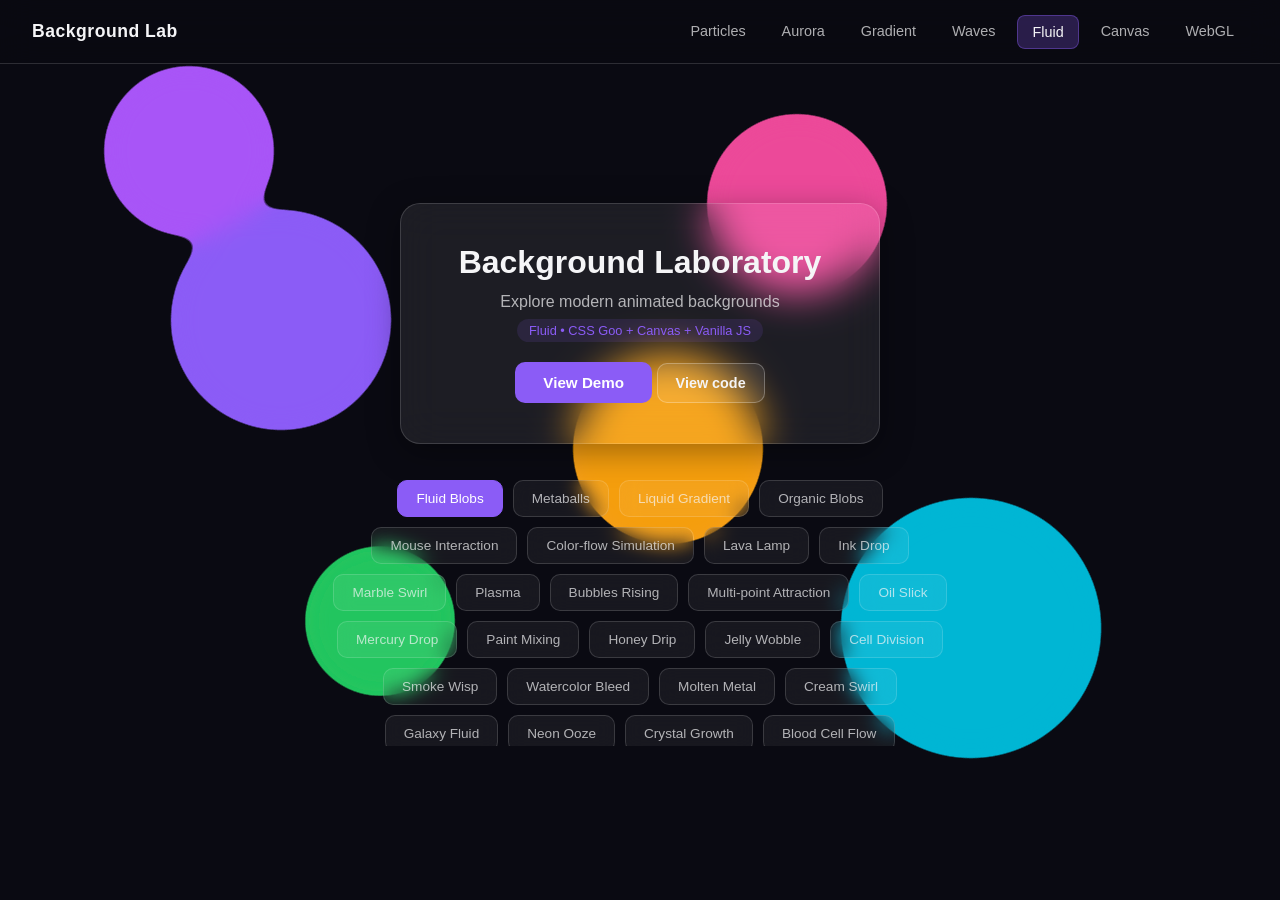
<file: 05-fluid.html>
<!DOCTYPE html>
<html lang="en">

<head>
  <meta charset="UTF-8" />
  <meta name="viewport" content="width=device-width, initial-scale=1.0" />
  <title>Background Lab — Fluid</title>
  <link rel="stylesheet" href="05-fluid.css" />
</head>

<body>

  <svg width="0" height="0" style="position:absolute">
    <filter id="goo-filter">
      <feGaussianBlur in="SourceGraphic" stdDeviation="12" result="blur" />
      <feColorMatrix in="blur" mode="matrix" values="1 0 0 0 0  0 1 0 0 0  0 0 1 0 0  0 0 0 20 -9" result="goo" />
    </filter>
    <filter id="fluid-liquid-filter">
      <feTurbulence type="fractalNoise" baseFrequency="0.01 0.02" numOctaves="2" seed="9" result="noise" />
      <feDisplacementMap in="SourceGraphic" in2="noise" scale="70" xChannelSelector="R" yChannelSelector="G" />
    </filter>
  </svg>

  <div id="background">
    <div id="fluidStage">

      <div class="fluid-scene active" id="fluid-blobs">
        <div class="goo-wrap">
          <div class="blob b1"></div>
          <div class="blob b2"></div>
          <div class="blob b3"></div>
          <div class="blob b4"></div>
          <div class="blob b5"></div>
          <div class="blob b6"></div>
        </div>
      </div>

      <div class="fluid-scene" id="fluid-metaballs">
        <div class="goo-wrap metaballs">
          <div class="blob mb" style="--i:0"></div>
          <div class="blob mb" style="--i:1"></div>
          <div class="blob mb" style="--i:2"></div>
          <div class="blob mb" style="--i:3"></div>
          <div class="blob mb" style="--i:4"></div>
          <div class="blob mb" style="--i:5"></div>
          <div class="blob mb" style="--i:6"></div>
          <div class="blob mb" style="--i:7"></div>
          <div class="blob mb" style="--i:8"></div>
          <div class="blob mb" style="--i:9"></div>
        </div>
      </div>

      <div class="fluid-scene" id="fluid-liquid">
        <div class="liquid-gradient-layer"></div>
      </div>

      <div class="fluid-scene" id="fluid-organic">
        <div class="organic-shape o1"></div>
        <div class="organic-shape o2"></div>
        <div class="organic-shape o3"></div>
      </div>

      <div class="fluid-scene" id="fluid-mouse">
        <div class="goo-wrap">
          <div class="blob ambient a1"></div>
          <div class="blob ambient a2"></div>
          <div class="blob ambient a3"></div>
          <div class="blob cursor-blob" id="cursorBlob"></div>
        </div>
        <p class="hint">Move your mouse over the background</p>
      </div>

      <div class="fluid-scene" id="fluid-colorflow">
        <canvas id="flowCanvas"></canvas>
      </div>

      <div class="fluid-scene" id="fluid-dynamic">
        <div class="goo-wrap" id="fluidDynamicWrap"></div>
      </div>

    </div>
  </div>
  <div class="custom-tint" id="customTint" aria-hidden="true"></div>
  <div id="cursorSpotlight"></div>

  <nav class="navbar">
    <div class="nav-brand">Background Lab</div>
    <div class="nav-links">
      <a href="01-particles.html">Particles</a>
      <a href="02-aurora.html">Aurora</a>
      <a href="03-gradient.html">Gradient</a>
      <a href="04-waves.html">Waves</a>
      <a href="05-fluid.html" class="active">Fluid</a>
      <a href="06-canvas.html">Canvas</a>
      <a href="07-webgl.html">WebGL</a>
    </div>
  </nav>

  <main>
    <div class="content-card glass">
      <h1>Background Laboratory</h1>
      <p class="subtitle">Explore modern animated backgrounds</p>
      <p class="tag">Fluid • CSS Goo + Canvas + Vanilla JS</p>
      <button class="btn-demo">View Demo</button>
      <button class="btn-code" id="openCodeDrawer" type="button" aria-haspopup="dialog" aria-controls="codeDrawer"
        aria-expanded="false">View code</button>
    </div>

    <div class="style-selector" id="styleSelector">
      <button class="style-btn active" data-style="blobs">Fluid Blobs</button>
      <button class="style-btn" data-style="metaballs">Metaballs</button>
      <button class="style-btn" data-style="liquid">Liquid Gradient</button>
      <button class="style-btn" data-style="organic">Organic Blobs</button>
      <button class="style-btn" data-style="mouse">Mouse Interaction</button>
      <button class="style-btn" data-style="colorflow">Color-flow Simulation</button>
      <button class="style-btn" data-style="lavaLamp">Lava Lamp</button>
      <button class="style-btn" data-style="inkDrop">Ink Drop</button>
      <button class="style-btn" data-style="marbleSwirl">Marble Swirl</button>
      <button class="style-btn" data-style="plasma">Plasma</button>
      <button class="style-btn" data-style="bubblesRising">Bubbles Rising</button>
      <button class="style-btn" data-style="multiPointAttraction">Multi-point Attraction</button>
      <button class="style-btn" data-style="oilSlick">Oil Slick</button>
      <button class="style-btn" data-style="mercuryDrop">Mercury Drop</button>
      <button class="style-btn" data-style="paintMixing">Paint Mixing</button>
      <button class="style-btn" data-style="honeyDrip">Honey Drip</button>
      <button class="style-btn" data-style="jellyWobble">Jelly Wobble</button>
      <button class="style-btn" data-style="cellDivision">Cell Division</button>
      <button class="style-btn" data-style="smokeWisp">Smoke Wisp</button>
      <button class="style-btn" data-style="watercolorBleed">Watercolor Bleed</button>
      <button class="style-btn" data-style="moltenMetal">Molten Metal</button>
      <button class="style-btn" data-style="creamSwirl">Cream Swirl</button>
      <button class="style-btn" data-style="galaxyFluid">Galaxy Fluid</button>
      <button class="style-btn" data-style="neonOoze">Neon Ooze</button>
      <button class="style-btn" data-style="crystalGrowth">Crystal Growth</button>
      <button class="style-btn" data-style="bloodCellFlow">Blood Cell Flow</button>
      <button class="style-btn" data-style="magmaFlow">Magma Flow</button>
      <button class="style-btn" data-style="soapBubbleFilm">Soap Bubble Film</button>
      <button class="style-btn" data-style="tieDyeSwirl">Tie-Dye Swirl</button>
      <button class="style-btn" data-style="digitalLiquid">Digital Liquid</button>
      <button class="style-btn" data-style="electricPlasma">Electric Plasma</button>
      <button class="style-btn" data-style="nebulaFluid">Nebula Fluid</button>
      <button class="style-btn" data-style="chromeLiquid">Chrome Liquid</button>
      <button class="style-btn" data-style="waxMelt">Wax Melt</button>
      <button class="style-btn" data-style="gelBlob">Gel Blob</button>
      <button class="style-btn" data-style="rainbowSlime">Rainbow Slime</button>
      <button class="style-btn" data-style="deepSeaFluid">Deep Sea Fluid</button>
      <button class="style-btn" data-style="auroraFluid">Aurora Fluid</button>
      <button class="style-btn" data-style="iridescentBubble">Iridescent Bubble</button>
      <button class="style-btn" data-style="thermalImagingFlow">Thermal Imaging Flow</button>
      <button class="style-btn" data-style="soundReactiveFluid">Sound Reactive Fluid</button>
      <button class="style-btn" data-style="vortexFluid">Vortex Fluid</button>
      <button class="style-btn" data-style="acidWash">Acid Wash</button>
      <button class="style-btn" data-style="cloudMorph">Cloud Morph</button>
      <button class="style-btn" data-style="ripplePond">Ripple Pond</button>
      <button class="style-btn" data-style="silkFluid">Silk Fluid</button>
      <button class="style-btn" data-style="prismLiquid">Prism Liquid</button>
      <button class="style-btn" data-style="staticElectricityFlow">Static Electricity Flow</button>
      <button class="style-btn" data-style="bioluminescentFluid">Bioluminescent Fluid</button>
      <button class="style-btn" data-style="cosmicInk">Cosmic Ink</button>
    </div>
  </main>

  <dialog class="code-drawer" id="codeDrawer" aria-labelledby="codeDrawerTitle">
    <header class="code-drawer__header">
      <div>
        <p class="code-drawer__eyebrow">LIVE CUSTOMIZER</p>
        <h2 id="codeDrawerTitle" tabindex="-1">Customize and copy</h2>
        <p class="code-drawer__style" id="selectedStyleName"></p>
      </div>
      <button class="code-drawer__close" id="closeCodeDrawer" type="button" aria-label="Close code drawer">×</button>
    </header>
    <section class="code-drawer__controls" id="parameterControls" aria-label="Background parameters"></section>
    <div class="code-drawer__export">
      <div class="code-drawer__export-heading"><label for="generatedHtml">Standalone HTML</label><button
          class="btn-copy" id="copyFullHtml" type="button">Copy full HTML</button></div>
      <textarea id="generatedHtml" readonly spellcheck="false" aria-label="Generated standalone HTML"></textarea>
      <p class="code-drawer__status" id="copyStatus" role="status" aria-live="polite"></p>
    </div>
  </dialog>

  <script>
    const reducedMotion = window.matchMedia('(prefers-reduced-motion: reduce)').matches;
    const scenes = document.querySelectorAll('.fluid-scene');
    const cursorBlob = document.getElementById('cursorBlob');
    let mouseX = window.innerWidth / 2, mouseY = window.innerHeight / 2;
    let curX = mouseX, curY = mouseY;
    let mouseRAF = null;
    let flowRAF = null;

    // Cursor spotlight glow + click ripple burst + glass card tilt
    const spotlightEl = document.getElementById('cursorSpotlight');
    window.addEventListener('mousemove', (e) => {
      spotlightEl.style.setProperty('--spot-x', `${e.clientX}px`);
      spotlightEl.style.setProperty('--spot-y', `${e.clientY}px`);
      spotlightEl.classList.add('visible');
    });
    window.addEventListener('mouseleave', () => spotlightEl.classList.remove('visible'));

    document.addEventListener('click', (e) => {
      if (reducedMotion) return;
      const ripple = document.createElement('div');
      ripple.className = 'click-ripple';
      ripple.style.left = `${e.clientX}px`;
      ripple.style.top = `${e.clientY}px`;
      document.body.appendChild(ripple);
      ripple.addEventListener('animationend', () => ripple.remove());
    });

    const tiltCard = document.querySelector('.content-card.glass');
    tiltCard.addEventListener('mousemove', (e) => {
      if (reducedMotion) return;
      const rect = tiltCard.getBoundingClientRect();
      const px = (e.clientX - rect.left) / rect.width - 0.5;
      const py = (e.clientY - rect.top) / rect.height - 0.5;
      tiltCard.style.transform = `rotateX(${(-py * 10).toFixed(2)}deg) rotateY(${(px * 10).toFixed(2)}deg) translateY(-4px)`;
    });
    tiltCard.addEventListener('mouseleave', () => {
      tiltCard.style.transform = 'rotateX(0deg) rotateY(0deg) translateY(0)';
    });

    // Subtle background parallax that follows the cursor (independent of the active style)
    const bgEl = document.getElementById('background');
    let parX = 0, parY = 0, parallaxRAF = null;
    function parallaxLoop () {
      const tx = (mouseX / window.innerWidth - 0.5) * -30;
      const ty = (mouseY / window.innerHeight - 0.5) * -30;
      parX += (tx - parX) * 0.06;
      parY += (ty - parY) * 0.06;
      bgEl.style.transform = `translate(${parX.toFixed(2)}px, ${parY.toFixed(2)}px)`;
      parallaxRAF = requestAnimationFrame(parallaxLoop);
    }
    if (!reducedMotion) parallaxRAF = requestAnimationFrame(parallaxLoop);
    document.addEventListener('visibilitychange', () => {
      if (document.hidden) { if (parallaxRAF) { cancelAnimationFrame(parallaxRAF); parallaxRAF = null; } }
      else if (!parallaxRAF && !reducedMotion) { parallaxRAF = requestAnimationFrame(parallaxLoop); }
    });

    function setStyle (name) {
      const isDynamic = !!fluidDynamicConfigs[ name ];
      scenes.forEach((s) => s.classList.toggle('active', isDynamic ? s.id === 'fluid-dynamic' : s.id === `fluid-${name}`));
      if (isDynamic) renderFluidDynamic(name);
      if (name === 'mouse') startMouseFollow(); else stopMouseFollow();
      if (name === 'colorflow') startFlow(); else stopFlow();
    }

    // Reusable goo-blob generator for the 44 extra fluid variations (color/size/motion driven)
    const fluidDynamicConfigs = {
      lavaLamp: { bg: '#1a0a05', colors: [ '#f97316', '#dc2626', '#facc15' ], count: 5, sizeMin: 80, sizeMax: 180, duration: 20, motion: 'float' },
      inkDrop: { bg: '#0a0a12', colors: [ '#312e81', '#1e1b4b' ], count: 4, sizeMin: 60, sizeMax: 160, duration: 14, motion: 'morph' },
      marbleSwirl: { bg: '#0f172a', colors: [ '#e2e8f0', '#94a3b8', '#1e293b' ], count: 5, sizeMin: 70, sizeMax: 150, duration: 16, motion: 'morph' },
      plasma: { bg: '#05000f', colors: [ '#a855f7', '#ec4899', '#22d3ee' ], count: 6, sizeMin: 100, sizeMax: 200, duration: 9, motion: 'float' },
      bubblesRising: { bg: '#001518', colors: [ '#38bdf8', '#7dd3fc' ], count: 8, sizeMin: 20, sizeMax: 60, duration: 12, motion: 'float' },
      multiPointAttraction: { bg: '#0a0a12', colors: [ '#f472b6', '#38bdf8', '#facc15' ], count: 6, sizeMin: 60, sizeMax: 140, duration: 14, motion: 'float' },
      oilSlick: { bg: '#04070a', colors: [ '#0891b2', '#7c3aed', '#065f46' ], count: 5, sizeMin: 90, sizeMax: 170, duration: 18, motion: 'morph' },
      mercuryDrop: { bg: '#0a0a12', colors: [ '#cbd5e1', '#e2e8f0' ], count: 4, sizeMin: 70, sizeMax: 150, duration: 10, motion: 'morph' },
      paintMixing: { bg: '#0a0a12', colors: [ '#ef4444', '#eab308', '#3b82f6', '#22c55e' ], count: 6, sizeMin: 70, sizeMax: 150, duration: 15, motion: 'float' },
      honeyDrip: { bg: '#160c02', colors: [ '#d97706', '#f59e0b' ], count: 4, sizeMin: 60, sizeMax: 140, duration: 22, motion: 'morph' },
      jellyWobble: { bg: '#0a0a12', colors: [ '#f9a8d4', '#c4b5fd' ], count: 5, sizeMin: 80, sizeMax: 160, duration: 8, motion: 'morph' },
      cellDivision: { bg: '#020a05', colors: [ '#4ade80', '#22c55e' ], count: 6, sizeMin: 50, sizeMax: 120, duration: 11, motion: 'float' },
      smokeWisp: { bg: '#0a0a0a', colors: [ '#94a3b8', '#cbd5e1' ], count: 5, sizeMin: 100, sizeMax: 200, duration: 24, motion: 'morph' },
      watercolorBleed: { bg: '#0a0a12', colors: [ '#38bdf8', '#a855f7', '#f472b6' ], count: 6, sizeMin: 80, sizeMax: 170, duration: 26, motion: 'morph' },
      moltenMetal: { bg: '#0a0a0a', colors: [ '#94a3b8', '#e2e8f0', '#f97316' ], count: 5, sizeMin: 80, sizeMax: 160, duration: 13, motion: 'float' },
      creamSwirl: { bg: '#1a1006', colors: [ '#fef3c7', '#fde68a' ], count: 4, sizeMin: 90, sizeMax: 170, duration: 20, motion: 'morph' },
      galaxyFluid: { bg: '#04040f', colors: [ '#7c3aed', '#db2777', '#1d4ed8' ], count: 6, sizeMin: 70, sizeMax: 160, duration: 24, motion: 'float' },
      neonOoze: { bg: '#05000f', colors: [ '#22d3ee', '#a855f7' ], count: 5, sizeMin: 80, sizeMax: 170, duration: 9, motion: 'morph' },
      crystalGrowth: { bg: '#0b1220', colors: [ '#93c5fd', '#e0f2fe' ], count: 5, sizeMin: 60, sizeMax: 140, duration: 16, motion: 'morph' },
      bloodCellFlow: { bg: '#100404', colors: [ '#dc2626', '#7f1d1d' ], count: 6, sizeMin: 50, sizeMax: 110, duration: 10, motion: 'float' },
      magmaFlow: { bg: '#140800', colors: [ '#ef4444', '#f97316', '#7c2d12' ], count: 5, sizeMin: 90, sizeMax: 170, duration: 12, motion: 'float' },
      soapBubbleFilm: { bg: '#0a0a12', colors: [ '#a5f3fc', '#f9a8d4', '#c4b5fd' ], count: 6, sizeMin: 60, sizeMax: 150, duration: 18, motion: 'float' },
      tieDyeSwirl: { bg: '#0a0a12', colors: [ '#ef4444', '#f59e0b', '#22c55e', '#3b82f6', '#a855f7' ], count: 7, sizeMin: 60, sizeMax: 140, duration: 14, motion: 'morph' },
      digitalLiquid: { bg: '#04040a', colors: [ '#22d3ee', '#38bdf8' ], count: 5, sizeMin: 70, sizeMax: 150, duration: 9, motion: 'float' },
      electricPlasma: { bg: '#05000f', colors: [ '#a855f7', '#22d3ee', '#f472b6' ], count: 6, sizeMin: 70, sizeMax: 150, duration: 7, motion: 'float' },
      nebulaFluid: { bg: '#0c0518', colors: [ '#c084fc', '#f472b6', '#818cf8' ], count: 6, sizeMin: 100, sizeMax: 200, duration: 26, motion: 'morph' },
      chromeLiquid: { bg: '#0a0a0a', colors: [ '#94a3b8', '#f8fafc', '#64748b' ], count: 5, sizeMin: 80, sizeMax: 160, duration: 11, motion: 'morph' },
      waxMelt: { bg: '#160c02', colors: [ '#f59e0b', '#78350f' ], count: 4, sizeMin: 90, sizeMax: 170, duration: 24, motion: 'morph' },
      gelBlob: { bg: '#0a0a12', colors: [ '#34d399', '#22d3ee' ], count: 5, sizeMin: 80, sizeMax: 160, duration: 15, motion: 'morph' },
      rainbowSlime: { bg: '#0a0a12', colors: [ '#ef4444', '#f59e0b', '#facc15', '#22c55e', '#3b82f6', '#a855f7' ], count: 7, sizeMin: 60, sizeMax: 140, duration: 12, motion: 'float' },
      deepSeaFluid: { bg: '#00040a', colors: [ '#0891b2', '#082f49' ], count: 5, sizeMin: 90, sizeMax: 180, duration: 22, motion: 'float' },
      auroraFluid: { bg: '#04050a', colors: [ '#34d399', '#22d3ee', '#a855f7' ], count: 6, sizeMin: 80, sizeMax: 160, duration: 20, motion: 'float' },
      iridescentBubble: { bg: '#0a0a12', colors: [ '#a5f3fc', '#f9a8d4', '#fef9c3' ], count: 5, sizeMin: 60, sizeMax: 140, duration: 16, motion: 'float' },
      thermalImagingFlow: { bg: '#050505', colors: [ '#3b82f6', '#22c55e', '#facc15', '#ef4444' ], count: 6, sizeMin: 70, sizeMax: 150, duration: 13, motion: 'float' },
      soundReactiveFluid: { bg: '#0a0a12', colors: [ '#a855f7', '#ec4899' ], count: 6, sizeMin: 60, sizeMax: 150, duration: 5, motion: 'float' },
      vortexFluid: { bg: '#0a0a12', colors: [ '#f472b6', '#818cf8' ], count: 6, sizeMin: 70, sizeMax: 150, duration: 8, motion: 'float' },
      acidWash: { bg: '#0a1006', colors: [ '#a3e635', '#84cc16' ], count: 5, sizeMin: 80, sizeMax: 160, duration: 10, motion: 'morph' },
      cloudMorph: { bg: '#0f172a', colors: [ '#e2e8f0', '#cbd5e1' ], count: 5, sizeMin: 110, sizeMax: 210, duration: 28, motion: 'morph' },
      ripplePond: { bg: '#04141a', colors: [ '#38bdf8', '#7dd3fc' ], count: 5, sizeMin: 70, sizeMax: 150, duration: 20, motion: 'float' },
      silkFluid: { bg: '#0a0a12', colors: [ '#f9a8d4', '#c4b5fd' ], count: 5, sizeMin: 90, sizeMax: 170, duration: 24, motion: 'morph' },
      prismLiquid: { bg: '#0a0a12', colors: [ '#ef4444', '#22c55e', '#3b82f6', '#facc15' ], count: 6, sizeMin: 70, sizeMax: 150, duration: 16, motion: 'float' },
      staticElectricityFlow: { bg: '#0a0a0a', colors: [ '#e2e8f0', '#38bdf8' ], count: 6, sizeMin: 50, sizeMax: 120, duration: 4, motion: 'float' },
      bioluminescentFluid: { bg: '#001518', colors: [ '#2dd4bf', '#5eead4' ], count: 6, sizeMin: 60, sizeMax: 140, duration: 18, motion: 'float' },
      cosmicInk: { bg: '#04040f', colors: [ '#312e81', '#7c3aed', '#020617' ], count: 5, sizeMin: 90, sizeMax: 180, duration: 22, motion: 'morph' }
    };

    function renderFluidDynamic (name) {
      const cfg = fluidDynamicConfigs[ name ];
      const scene = document.getElementById('fluid-dynamic');
      scene.style.background = cfg.bg;
      const wrap = document.getElementById('fluidDynamicWrap');
      wrap.innerHTML = '';
      const motions = [ 'fluid-float-1', 'fluid-float-2', 'fluid-float-3' ];
      const count = Math.max(1, Math.round(cfg.count * (window.BackgroundLabBlobCountScale || 1)));
      const sizeScale = window.BackgroundLabBlobSizeScale || 1;
      for (let i = 0; i < count; i++) {
        const blob = document.createElement('div');
        blob.className = 'blob';
        const size = (cfg.sizeMin + Math.random() * (cfg.sizeMax - cfg.sizeMin)) * sizeScale;
        blob.style.width = `${size}px`;
        blob.style.height = `${size}px`;
        blob.style.left = `${Math.random() * 80}%`;
        blob.style.top = `${Math.random() * 70}%`;
        blob.style.background = cfg.colors[ i % cfg.colors.length ];
        blob.style.animationName = cfg.motion === 'morph' ? 'blob-morph-slow' : motions[ i % motions.length ];
        blob.style.animationDuration = reducedMotion ? '0s' : `${cfg.duration + i}s`;
        blob.style.animationTimingFunction = 'ease-in-out';
        blob.style.animationIterationCount = 'infinite';
        wrap.appendChild(blob);
      }
    }

    window.BackgroundLabRenderFluidDynamic = renderFluidDynamic;

    document.getElementById('styleSelector').addEventListener('click', (e) => {
      const btn = e.target.closest('.style-btn');
      if (!btn) return;
      document.querySelectorAll('.style-btn').forEach((b) => b.classList.remove('active'));
      btn.classList.add('active');
      setStyle(btn.dataset.style);
    });

    window.addEventListener('mousemove', (e) => { mouseX = e.clientX; mouseY = e.clientY; });

    function mouseLoop () {
      curX += (mouseX - curX) * 0.08;
      curY += (mouseY - curY) * 0.08;
      cursorBlob.style.transform = `translate(${curX - 90}px, ${curY - 90}px)`;
      mouseRAF = requestAnimationFrame(mouseLoop);
    }

    function startMouseFollow () {
      if (mouseRAF || reducedMotion) return;
      mouseLoop();
    }

    function stopMouseFollow () {
      if (mouseRAF) { cancelAnimationFrame(mouseRAF); mouseRAF = null; }
    }

    // Color-flow simulation on canvas
    const canvas = document.getElementById('flowCanvas');
    const ctx = canvas.getContext('2d');
    const dpr = Math.min(window.devicePixelRatio || 1, 2);
    let width = 0, height = 0, tFlow = 0;
    let flowParticles = [];

    function resizeFlow () {
      width = canvas.clientWidth;
      height = canvas.clientHeight;
      canvas.width = width * dpr;
      canvas.height = height * dpr;
      ctx.setTransform(dpr, 0, 0, dpr, 0, 0);
      ctx.fillStyle = '#0a0a12';
      ctx.fillRect(0, 0, width, height);
    }

    function initFlowParticles () {
      flowParticles = Array.from({ length: 140 }, () => ({
        x: Math.random() * width,
        y: Math.random() * height,
        hue: Math.random() * 360
      }));
    }

    function drawFlow () {
      ctx.fillStyle = 'rgba(10, 10, 18, 0.06)';
      ctx.fillRect(0, 0, width, height);
      const motionSpeed = window.BackgroundLabSpeed || 1;
      flowParticles.forEach((p) => {
        const angle = Math.sin(p.x * 0.006 + tFlow) + Math.cos(p.y * 0.006 - tFlow);
        const flowVx = Math.cos(angle) * 1.4 * motionSpeed;
        const flowVy = Math.sin(angle) * 1.4 * motionSpeed;

        // Slowly steer every particle toward the cursor, blended with the ambient flow field
        const dx = mouseX - p.x;
        const dy = mouseY - p.y;
        const dist = Math.max(Math.hypot(dx, dy), 1);
        const pullVx = (dx / dist) * 1.4 * motionSpeed;
        const pullVy = (dy / dist) * 1.4 * motionSpeed;

        p.x += flowVx * 0.5 + pullVx * 0.5;
        p.y += flowVy * 0.5 + pullVy * 0.5;
        if (p.x < 0) p.x = width; if (p.x > width) p.x = 0;
        if (p.y < 0) p.y = height; if (p.y > height) p.y = 0;
        ctx.fillStyle = `hsla(${(p.hue + tFlow * 20) % 360}, 85%, 65%, 0.8)`;
        ctx.beginPath();
        ctx.arc(p.x, p.y, 1.6, 0, Math.PI * 2);
        ctx.fill();
      });
      tFlow += 0.01 * motionSpeed;
    }

    function flowLoop () {
      drawFlow();
      flowRAF = requestAnimationFrame(flowLoop);
    }

    function startFlow () {
      if (flowRAF) return;
      resizeFlow();
      initFlowParticles();
      if (reducedMotion) { drawFlow(); return; }
      flowLoop();
    }

    function stopFlow () {
      if (flowRAF) { cancelAnimationFrame(flowRAF); flowRAF = null; }
    }

    window.addEventListener('resize', () => {
      if (document.getElementById('fluid-colorflow').classList.contains('active')) resizeFlow();
    });

    document.addEventListener('visibilitychange', () => {
      if (document.hidden) { stopFlow(); stopMouseFollow(); }
      else {
        if (document.getElementById('fluid-colorflow').classList.contains('active')) startFlow();
        if (document.getElementById('fluid-mouse').classList.contains('active')) startMouseFollow();
      }
    });
  </script>
  <script>
    (() => {
      const cssFile = '05-fluid.css';
      const selector = document.getElementById('styleSelector');
      const drawer = document.getElementById('codeDrawer');
      const output = document.getElementById('generatedHtml');
      const status = document.getElementById('copyStatus');
      const tint = document.getElementById('customTint');
      const background = document.getElementById('background');
      const defaults = { tint: '#ffffff', mix: 0, speed: 1, brightness: 1, blobCount: 1, blobSize: 1 };
      const limits = { mix: [ 0, 0.75 ], speed: [ 0.25, 2.5 ], brightness: [ 0.5, 1.5 ], blobCount: [ 0.5, 2 ], blobSize: [ 0.5, 2 ] };
      const clamp = (value, key) => Math.min(limits[ key ][ 1 ], Math.max(limits[ key ][ 0 ], Number(value)));
      const initial = (() => { try { return JSON.parse(document.body.dataset.exportState || 'null'); } catch { return null; } })();
      let style = selector.querySelector('.style-btn.active').dataset.style;
      const requested = initial && selector.querySelector(`.style-btn[data-style="${CSS.escape(initial.style)}"]`);
      if (requested) requested.click();
      if (requested) style = requested.dataset.style;
      let settings = { ...defaults };

      function apply () {
        tint.style.backgroundColor = settings.tint;
        tint.style.opacity = String(settings.mix);
        background.style.filter = settings.brightness === 1 ? '' : `brightness(${settings.brightness})`;
        window.BackgroundLabBlobCountScale = settings.blobCount;
        window.BackgroundLabBlobSizeScale = settings.blobSize;
        if (document.getElementById('fluid-dynamic').classList.contains('active')) window.BackgroundLabRenderFluidDynamic(style);
        window.BackgroundLabSpeed = settings.speed;
        document.getAnimations().forEach((animation) => {
          if (animation.effect && animation.effect.getTiming().iterations === Infinity) animation.playbackRate = settings.speed;
        });
        document.body.dataset.exportState = JSON.stringify({ schemaVersion: 1, style, settings });
      }

      function renderControls () {
        const controls = document.getElementById('parameterControls'); controls.innerHTML = '';
        document.getElementById('selectedStyleName').textContent = selector.querySelector('.style-btn.active').textContent;
        const specs = [ { key: 'tint', label: 'Color tint', type: 'color' }, { key: 'mix', label: 'Tint strength', type: 'range', min: 0, max: 0.75, step: 0.01 }, { key: 'speed', label: 'Animation speed', type: 'range', min: 0.25, max: 2.5, step: 0.05 }, { key: 'brightness', label: 'Brightness', type: 'range', min: 0.5, max: 1.5, step: 0.05 } ];
        if (document.getElementById('fluid-dynamic').classList.contains('active')) specs.push({ key: 'blobCount', label: 'Blob count', type: 'range', min: 0.5, max: 2, step: 0.05 }, { key: 'blobSize', label: 'Blob size', type: 'range', min: 0.5, max: 2, step: 0.05 });
        specs.forEach((spec) => {
          const label = document.createElement('label'); label.className = spec.type === 'range' ? 'code-control code-control--range' : 'code-control'; label.htmlFor = `drawer-${spec.key}`;
          const title = document.createElement('span'); title.textContent = spec.label;
          const input = document.createElement('input'); input.id = `drawer-${spec.key}`; input.type = spec.type; input.value = settings[ spec.key ];
          if (spec.type === 'range') { input.min = spec.min; input.max = spec.max; input.step = spec.step; }
          let valueOutput = null;
          const update = () => { settings[ spec.key ] = spec.type === 'color' ? input.value : clamp(input.value, spec.key); if (spec.key === 'tint' && settings.mix === 0) { settings.mix = 0.2; const strength = document.getElementById('drawer-mix'); if (strength) { strength.value = '0.2'; strength.closest('label').querySelector('output').value = '0.20'; } } if (valueOutput) valueOutput.value = Number(settings[ spec.key ]).toFixed(2); apply(); refresh(); };
          if (spec.type === 'range') { valueOutput = document.createElement('output'); valueOutput.value = Number(settings[ spec.key ]).toFixed(2); title.append(' ', valueOutput); }
          input.addEventListener('input', update); label.append(title, input); controls.appendChild(label);
        });
      }

      function buildHtml () {
        const clone = document.documentElement.cloneNode(true);
        clone.querySelector('body').dataset.exportState = JSON.stringify({ schemaVersion: 1, style, settings });
        clone.querySelector('#codeDrawer').removeAttribute('open'); clone.querySelector('#openCodeDrawer').setAttribute('aria-expanded', 'false');
        clone.querySelector('#generatedHtml').textContent = ''; clone.querySelector('#copyStatus').textContent = '';
        clone.querySelectorAll('.click-ripple').forEach((node) => node.remove()); clone.querySelector('#cursorSpotlight').classList.remove('visible');
        const sheet = Array.from(document.styleSheets).find((item) => item.href ? item.href.endsWith(`/${cssFile}`) : item.ownerNode && item.ownerNode.dataset.exportedStyles === cssFile);
        if (!sheet) throw new Error('Page stylesheet was not found.');
        const styleTag = document.createElement('style'); styleTag.dataset.exportedStyles = cssFile; styleTag.textContent = Array.from(sheet.cssRules, (rule) => rule.cssText).join('\n');
        const link = clone.querySelector(`link[rel="stylesheet"][href$="${cssFile}"]`);
        const existingStyle = clone.querySelector(`style[data-exported-styles="${cssFile}"]`);
        if (link) link.replaceWith(styleTag); else if (existingStyle) existingStyle.replaceWith(styleTag); else clone.querySelector('head').appendChild(styleTag);
        return `<!doctype html>\n${clone.outerHTML}`;
      }

      function refresh () { try { output.value = buildHtml(); status.textContent = ''; } catch (error) { output.value = ''; status.textContent = `Could not generate HTML: ${error.message}`; } }
      selector.addEventListener('click', (event) => { const button = event.target.closest('.style-btn'); if (!button) return; style = button.dataset.style; settings = { ...defaults }; renderControls(); apply(); if (drawer.open) refresh(); });
      document.getElementById('openCodeDrawer').addEventListener('click', () => { renderControls(); apply(); drawer.showModal(); document.getElementById('openCodeDrawer').setAttribute('aria-expanded', 'true'); document.getElementById('codeDrawerTitle').focus(); refresh(); });
      const close = () => { if (drawer.open) drawer.close(); document.getElementById('openCodeDrawer').setAttribute('aria-expanded', 'false'); document.getElementById('openCodeDrawer').focus(); };
      document.getElementById('closeCodeDrawer').addEventListener('click', close); drawer.addEventListener('keydown', (event) => { if (event.key === 'Escape') { event.preventDefault(); close(); } }); drawer.addEventListener('click', (event) => { if (event.target === drawer) close(); });
      drawer.addEventListener('close', () => document.getElementById('openCodeDrawer').setAttribute('aria-expanded', 'false'));
      document.getElementById('copyFullHtml').addEventListener('click', async () => { refresh(); if (!output.value) return; try { await navigator.clipboard.writeText(output.value); status.textContent = 'Full HTML copied.'; } catch { output.focus(); output.select(); status.textContent = 'Clipboard unavailable. The HTML is selected; copy it manually.'; } });
      settings = { ...defaults, ...(initial && initial.style === style ? initial.settings : {}) };
      if (!/^#[0-9a-f]{6}$/i.test(settings.tint)) settings.tint = defaults.tint;
      Object.keys(limits).forEach((key) => { if (!Number.isFinite(Number(settings[ key ]))) settings[ key ] = defaults[ key ]; else settings[ key ] = clamp(settings[ key ], key); });
      renderControls(); apply();
    })();
  </script>
</body>

</html>
</file>
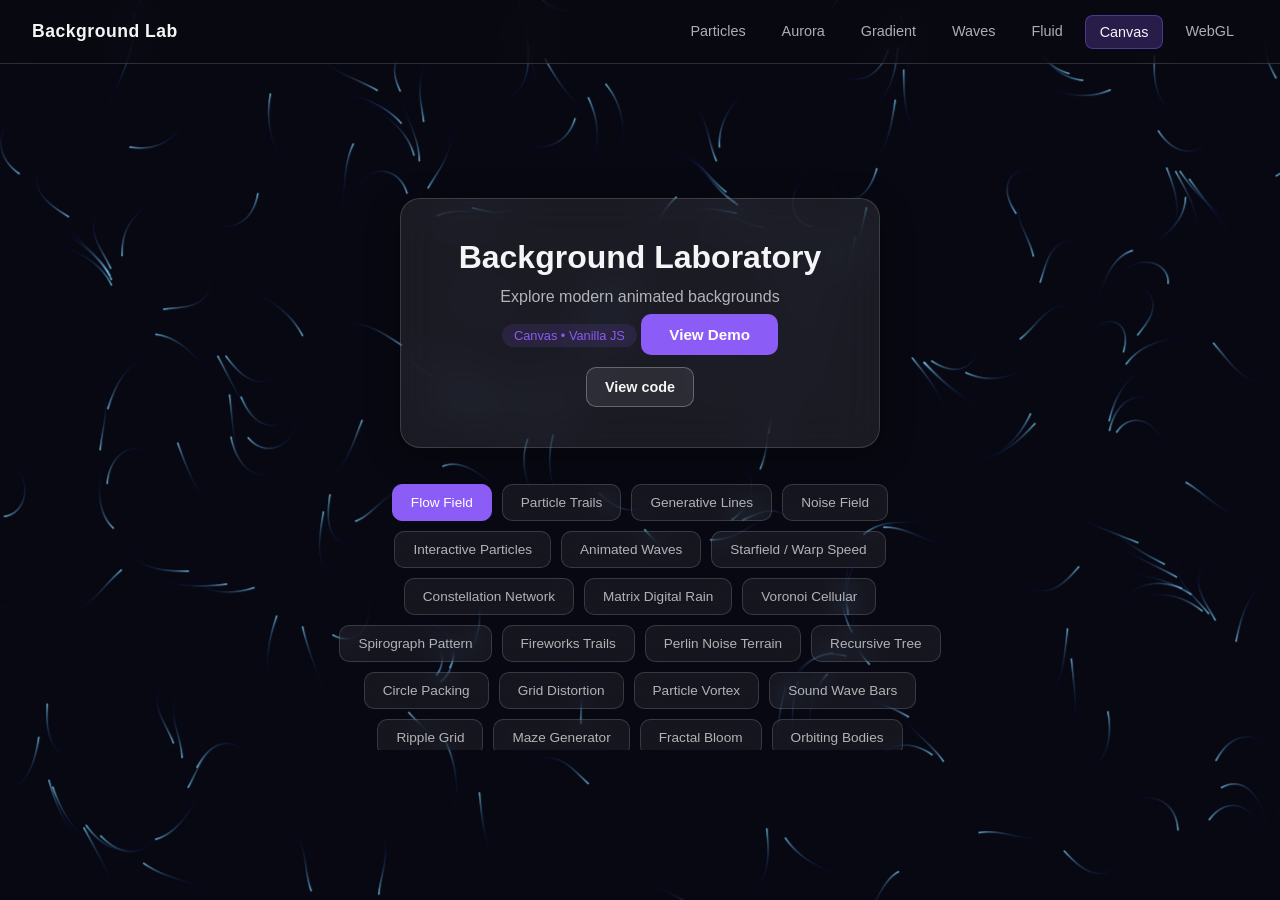
<file: 06-canvas.html>
<!DOCTYPE html>
<html lang="en">

<head>
  <meta charset="UTF-8" />
  <meta name="viewport" content="width=device-width, initial-scale=1.0" />
  <title>Background Lab — Canvas</title>
  <link rel="stylesheet" href="06-canvas.css" />
</head>

<body>

  <div id="background">
    <canvas id="stageCanvas"></canvas>
  </div>
  <div class="custom-tint" id="customTint" aria-hidden="true"></div>
  <div id="cursorSpotlight"></div>

  <nav class="navbar">
    <div class="nav-brand">Background Lab</div>
    <div class="nav-links">
      <a href="01-particles.html">Particles</a>
      <a href="02-aurora.html">Aurora</a>
      <a href="03-gradient.html">Gradient</a>
      <a href="04-waves.html">Waves</a>
      <a href="05-fluid.html">Fluid</a>
      <a href="06-canvas.html" class="active">Canvas</a>
      <a href="07-webgl.html">WebGL</a>
    </div>
  </nav>

  <main>
    <div class="content-card glass">
      <h1>Background Laboratory</h1>
      <p class="subtitle">Explore modern animated backgrounds</p>
      <p class="tag">Canvas • Vanilla JS</p>
      <button class="btn-demo">View Demo</button>
      <button class="btn-code" id="openCodeDrawer" type="button" aria-haspopup="dialog" aria-controls="codeDrawer"
        aria-expanded="false">View code</button>
    </div>

    <div class="style-selector" id="styleSelector">
      <button class="style-btn active" data-style="flowfield">Flow Field</button>
      <button class="style-btn" data-style="trails">Particle Trails</button>
      <button class="style-btn" data-style="lines">Generative Lines</button>
      <button class="style-btn" data-style="noise">Noise Field</button>
      <button class="style-btn" data-style="interactive">Interactive Particles</button>
      <button class="style-btn" data-style="waves">Animated Waves</button>
      <button class="style-btn" data-style="starfield">Starfield / Warp Speed</button>
      <button class="style-btn" data-style="constellationNetwork">Constellation Network</button>
      <button class="style-btn" data-style="matrixDigitalRain">Matrix Digital Rain</button>
      <button class="style-btn" data-style="voronoiCellular">Voronoi Cellular</button>
      <button class="style-btn" data-style="spirographPattern">Spirograph Pattern</button>
      <button class="style-btn" data-style="fireworksTrails">Fireworks Trails</button>
      <button class="style-btn" data-style="perlinNoiseTerrain">Perlin Noise Terrain</button>
      <button class="style-btn" data-style="recursiveTree">Recursive Tree</button>
      <button class="style-btn" data-style="circlePacking">Circle Packing</button>
      <button class="style-btn" data-style="gridDistortion">Grid Distortion</button>
      <button class="style-btn" data-style="particleVortex">Particle Vortex</button>
      <button class="style-btn" data-style="soundWaveBars">Sound Wave Bars</button>
      <button class="style-btn" data-style="rippleGrid">Ripple Grid</button>
      <button class="style-btn" data-style="mazeGenerator">Maze Generator</button>
      <button class="style-btn" data-style="fractalBloom">Fractal Bloom</button>
      <button class="style-btn" data-style="orbitingBodies">Orbiting Bodies</button>
      <button class="style-btn" data-style="magneticFieldLines">Magnetic Field Lines</button>
      <button class="style-btn" data-style="cellularAutomata">Cellular Automata</button>
      <button class="style-btn" data-style="sandSimulation">Sand Simulation</button>
      <button class="style-btn" data-style="fluidParticleSim">Fluid Particle Sim</button>
      <button class="style-btn" data-style="lightningBolt">Lightning Bolt</button>
      <button class="style-btn" data-style="textParticleMorph">Text Particle Morph</button>
      <button class="style-btn" data-style="kaleidoscope">Kaleidoscope</button>
      <button class="style-btn" data-style="wireframeSphere">Wireframe Sphere</button>
      <button class="style-btn" data-style="dnaHelix">DNA Helix</button>
      <button class="style-btn" data-style="boidsFlocking">Boids Flocking</button>
      <button class="style-btn" data-style="polygonMorph">Polygon Morph</button>
      <button class="style-btn" data-style="radarSweep">Radar Sweep</button>
      <button class="style-btn" data-style="pixelSort">Pixel Sort</button>
      <button class="style-btn" data-style="glitchDistortion">Glitch Distortion</button>
      <button class="style-btn" data-style="heatMapFlow">Heat Map Flow</button>
      <button class="style-btn" data-style="spiralGalaxy">Spiral Galaxy</button>
      <button class="style-btn" data-style="bezierCurveDance">Bezier Curve Dance</button>
      <button class="style-btn" data-style="gridWaveMesh">Grid Wave Mesh</button>
      <button class="style-btn" data-style="particleFountain">Particle Fountain</button>
      <button class="style-btn" data-style="snakeTrail">Snake Trail</button>
      <button class="style-btn" data-style="cometField">Comet Field</button>
      <button class="style-btn" data-style="tunnelZoom">Tunnel Zoom</button>
      <button class="style-btn" data-style="audioSpectrum">Audio Spectrum</button>
      <button class="style-btn" data-style="rainSimulation">Rain Simulation</button>
      <button class="style-btn" data-style="inkDiffusion">Ink Diffusion</button>
      <button class="style-btn" data-style="chladniPattern">Chladni Pattern</button>
      <button class="style-btn" data-style="symmetryMandala">Symmetry Mandala</button>
      <button class="style-btn" data-style="dataStream">Data Stream</button>
    </div>
  </main>

  <dialog class="code-drawer" id="codeDrawer" aria-labelledby="codeDrawerTitle">
    <header class="code-drawer__header">
      <div>
        <p class="code-drawer__eyebrow">LIVE CUSTOMIZER</p>
        <h2 id="codeDrawerTitle" tabindex="-1">Customize and copy</h2>
        <p class="code-drawer__style" id="selectedStyleName"></p>
      </div>
      <button class="code-drawer__close" id="closeCodeDrawer" type="button" aria-label="Close code drawer">×</button>
    </header>
    <section class="code-drawer__controls" id="parameterControls" aria-label="Background parameters"></section>
    <div class="code-drawer__export">
      <div class="code-drawer__export-heading"><label for="generatedHtml">Standalone HTML</label><button
          class="btn-copy" id="copyFullHtml" type="button">Copy full HTML</button></div>
      <textarea id="generatedHtml" readonly spellcheck="false" aria-label="Generated standalone HTML"></textarea>
      <p class="code-drawer__status" id="copyStatus" role="status" aria-live="polite"></p>
    </div>
  </dialog>

  <script>
    (() => {
      const reducedMotion = window.matchMedia('(prefers-reduced-motion: reduce)').matches;
      const canvas = document.getElementById('stageCanvas');
      const ctx = canvas.getContext('2d');
      const dpr = Math.min(window.devicePixelRatio || 1, 2);
      let width = 0, height = 0;
      let mouseX = 0, mouseY = 0, hasMouse = false;

      // Cursor spotlight glow + click ripple burst + glass card tilt
      const spotlightEl = document.getElementById('cursorSpotlight');
      window.addEventListener('mousemove', (e) => {
        spotlightEl.style.setProperty('--spot-x', `${e.clientX}px`);
        spotlightEl.style.setProperty('--spot-y', `${e.clientY}px`);
        spotlightEl.classList.add('visible');
      });
      window.addEventListener('mouseleave', () => spotlightEl.classList.remove('visible'));

      document.addEventListener('click', (e) => {
        if (reducedMotion) return;
        const ripple = document.createElement('div');
        ripple.className = 'click-ripple';
        ripple.style.left = `${e.clientX}px`;
        ripple.style.top = `${e.clientY}px`;
        document.body.appendChild(ripple);
        ripple.addEventListener('animationend', () => ripple.remove());
      });

      const tiltCard = document.querySelector('.content-card.glass');
      tiltCard.addEventListener('mousemove', (e) => {
        if (reducedMotion) return;
        const rect = tiltCard.getBoundingClientRect();
        const px = (e.clientX - rect.left) / rect.width - 0.5;
        const py = (e.clientY - rect.top) / rect.height - 0.5;
        tiltCard.style.transform = `rotateX(${(-py * 10).toFixed(2)}deg) rotateY(${(px * 10).toFixed(2)}deg) translateY(-4px)`;
      });
      tiltCard.addEventListener('mouseleave', () => {
        tiltCard.style.transform = 'rotateX(0deg) rotateY(0deg) translateY(0)';
      });

      // Subtle background parallax that follows the cursor
      const bgEl = document.getElementById('background');
      let parX = 0, parY = 0;
      function updateParallax () {
        const tx = (mouseX / window.innerWidth - 0.5) * -30;
        const ty = (mouseY / window.innerHeight - 0.5) * -30;
        parX += (tx - parX) * 0.06;
        parY += (ty - parY) * 0.06;
        bgEl.style.transform = `translate(${parX.toFixed(2)}px, ${parY.toFixed(2)}px)`;
      }

      function resize () {
        width = canvas.clientWidth;
        height = canvas.clientHeight;
        canvas.width = Math.round(width * dpr);
        canvas.height = Math.round(height * dpr);
        ctx.setTransform(dpr, 0, 0, dpr, 0, 0);
      }

      window.addEventListener('resize', resize);
      window.addEventListener('mousemove', (e) => { mouseX = e.clientX; mouseY = e.clientY; hasMouse = true; });

      // simple pseudo-noise
      function noise2 (x, y) {
        return (Math.sin(x * 0.7 + y * 1.3) + Math.sin(x * 1.9 - y * 0.6) + Math.sin((x + y) * 0.4)) / 3;
      }

      const renderers = {
        flowfield: {
          particles: [],
          init () {
            this.particles = Array.from({ length: 220 }, () => ({ x: Math.random() * width, y: Math.random() * height }));
            ctx.fillStyle = '#0a0a12';
            ctx.fillRect(0, 0, width, height);
          },
          frame (t) {
            ctx.fillStyle = 'rgba(10, 10, 18, 0.06)';
            ctx.fillRect(0, 0, width, height);
            this.particles.forEach((p) => {
              const angle = noise2(p.x * 0.01, p.y * 0.01 + t * 0.0003) * Math.PI * 2;
              p.x += Math.cos(angle) * 1.2;
              p.y += Math.sin(angle) * 1.2;
              if (p.x < 0) p.x = width; if (p.x > width) p.x = 0;
              if (p.y < 0) p.y = height; if (p.y > height) p.y = 0;
              ctx.fillStyle = 'rgba(125, 211, 252, 0.7)';
              ctx.fillRect(p.x, p.y, 1.6, 1.6);
            });
          }
        },
        trails: {
          particles: [],
          init () {
            this.particles = Array.from({ length: 70 }, () => ({
              x: Math.random() * width,
              y: Math.random() * height,
              vx: (Math.random() - 0.5) * 2.4,
              vy: (Math.random() - 0.5) * 2.4,
              hue: Math.random() * 60 + 260
            }));
            ctx.fillStyle = '#0a0a12';
            ctx.fillRect(0, 0, width, height);
          },
          frame () {
            ctx.fillStyle = 'rgba(10, 10, 18, 0.12)';
            ctx.fillRect(0, 0, width, height);
            this.particles.forEach((p) => {
              p.x += p.vx; p.y += p.vy;
              if (p.x < 0 || p.x > width) p.vx *= -1;
              if (p.y < 0 || p.y > height) p.vy *= -1;
              ctx.fillStyle = `hsla(${p.hue}, 85%, 65%, 0.9)`;
              ctx.beginPath();
              ctx.arc(p.x, p.y, 2.4, 0, Math.PI * 2);
              ctx.fill();
            });
          }
        },
        lines: {
          strands: [],
          init () {
            this.strands = Array.from({ length: 26 }, () => this.makeStrand());
            ctx.fillStyle = '#0a0a12';
            ctx.fillRect(0, 0, width, height);
          },
          makeStrand () {
            return {
              x: Math.random() * width,
              y: Math.random() * height,
              angle: Math.random() * Math.PI * 2,
              life: 0,
              maxLife: 100 + Math.random() * 120,
              hue: 190 + Math.random() * 120
            };
          },
          frame () {
            ctx.fillStyle = 'rgba(10, 10, 18, 0.04)';
            ctx.fillRect(0, 0, width, height);
            this.strands.forEach((s, i) => {
              const nx = s.x + Math.cos(s.angle) * 2.2;
              const ny = s.y + Math.sin(s.angle) * 2.2;
              ctx.strokeStyle = `hsla(${s.hue}, 80%, 65%, 0.5)`;
              ctx.lineWidth = 1;
              ctx.beginPath();
              ctx.moveTo(s.x, s.y);
              ctx.lineTo(nx, ny);
              ctx.stroke();
              s.x = nx; s.y = ny;
              s.angle += (Math.random() - 0.5) * 0.5;
              s.life += 1;
              if (s.life > s.maxLife || s.x < 0 || s.x > width || s.y < 0 || s.y > height) {
                this.strands[ i ] = this.makeStrand();
              }
            });
          }
        },
        noise: {
          cell: 26,
          init () {
            ctx.fillStyle = '#0a0a12';
            ctx.fillRect(0, 0, width, height);
          },
          frame (t) {
            ctx.fillStyle = '#0a0a12';
            ctx.fillRect(0, 0, width, height);
            ctx.strokeStyle = 'rgba(196, 181, 253, 0.55)';
            ctx.lineWidth = 1.4;
            for (let x = 0; x < width; x += this.cell) {
              for (let y = 0; y < height; y += this.cell) {
                const angle = noise2(x * 0.02, y * 0.02 + t * 0.0002) * Math.PI;
                const len = this.cell * 0.4;
                const dx = Math.cos(angle) * len;
                const dy = Math.sin(angle) * len;
                ctx.beginPath();
                ctx.moveTo(x - dx, y - dy);
                ctx.lineTo(x + dx, y + dy);
                ctx.stroke();
              }
            }
          }
        },
        interactive: {
          particles: [],
          init () {
            this.particles = Array.from({ length: 110 }, () => ({
              x: Math.random() * width,
              y: Math.random() * height,
              vx: 0,
              vy: 0,
              baseX: 0,
              baseY: 0
            }));
            ctx.fillStyle = '#0a0a12';
            ctx.fillRect(0, 0, width, height);
          },
          frame () {
            ctx.fillStyle = 'rgba(10, 10, 18, 0.18)';
            ctx.fillRect(0, 0, width, height);
            this.particles.forEach((p) => {
              let ax = 0, ay = 0;
              if (hasMouse) {
                const dx = p.x - mouseX;
                const dy = p.y - mouseY;
                const dist = Math.max(Math.hypot(dx, dy), 1);
                if (dist < 140) {
                  const force = (140 - dist) / 140;
                  ax = (dx / dist) * force * 2.2;
                  ay = (dy / dist) * force * 2.2;
                }
              }
              p.vx = (p.vx + ax) * 0.9 + (Math.random() - 0.5) * 0.1;
              p.vy = (p.vy + ay) * 0.9 + (Math.random() - 0.5) * 0.1;
              p.x += p.vx; p.y += p.vy;
              if (p.x < 0) p.x = width; if (p.x > width) p.x = 0;
              if (p.y < 0) p.y = height; if (p.y > height) p.y = 0;
              ctx.fillStyle = 'rgba(34, 211, 238, 0.85)';
              ctx.beginPath();
              ctx.arc(p.x, p.y, 2, 0, Math.PI * 2);
              ctx.fill();
            });
          }
        },
        waves: {
          init () {
            ctx.fillStyle = '#0a0a12';
            ctx.fillRect(0, 0, width, height);
          },
          frame (t) {
            ctx.fillStyle = '#0a0a12';
            ctx.fillRect(0, 0, width, height);
            const layers = [
              { amp: 26, freq: 0.008, speed: 0.0012, color: 'rgba(59, 130, 246, 0.6)', y: 0.5 },
              { amp: 18, freq: 0.012, speed: 0.0018, color: 'rgba(139, 92, 246, 0.6)', y: 0.62 },
              { amp: 12, freq: 0.016, speed: 0.0024, color: 'rgba(236, 72, 153, 0.6)', y: 0.74 }
            ];
            layers.forEach((layer) => {
              ctx.beginPath();
              for (let x = 0; x <= width; x += 6) {
                const y = height * layer.y + Math.sin(x * layer.freq + t * layer.speed) * layer.amp;
                if (x === 0) ctx.moveTo(x, y); else ctx.lineTo(x, y);
              }
              ctx.strokeStyle = layer.color;
              ctx.lineWidth = 2;
              ctx.stroke();
            });
          }
        }
      };

      // Reusable factories for the 44 extra canvas styles (color/speed/mode driven)
      function pick (v) { return Array.isArray(v) ? v[ Math.floor(Math.random() * v.length) ] : v; }

      function makeFlow (cfg) {
        return {
          particles: [],
          init () {
            this.particles = Array.from({ length: cfg.count }, () => ({
              x: cfg.mode === 'fountain' ? width / 2 : Math.random() * width,
              y: cfg.mode === 'fountain' ? height : Math.random() * height,
              vx: 0, vy: 0, color: pick(cfg.color)
            }));
            ctx.fillStyle = cfg.bg || '#0a0a12';
            ctx.fillRect(0, 0, width, height);
          },
          frame (t) {
            ctx.fillStyle = cfg.trail || 'rgba(10, 10, 18, 0.12)';
            ctx.fillRect(0, 0, width, height);
            const cx = width / 2, cy = height / 2;
            this.particles.forEach((p) => {
              if (cfg.mode === 'flow') {
                const angle = noise2(p.x * 0.01, p.y * 0.01 + t * 0.0003) * Math.PI * 2;
                p.x += Math.cos(angle) * cfg.speed;
                p.y += Math.sin(angle) * cfg.speed;
              } else if (cfg.mode === 'straight') {
                p.x += cfg.dx * cfg.speed;
                p.y += cfg.dy * cfg.speed;
              } else if (cfg.mode === 'radial-out') {
                const dx = p.x - cx, dy = p.y - cy;
                const dist = Math.max(Math.hypot(dx, dy), 1);
                p.x += (dx / dist) * cfg.speed;
                p.y += (dy / dist) * cfg.speed;
              } else if (cfg.mode === 'radial-in') {
                const dx = cx - p.x, dy = cy - p.y;
                const dist = Math.max(Math.hypot(dx, dy), 1);
                p.x += (dx / dist) * cfg.speed;
                p.y += (dy / dist) * cfg.speed;
                if (dist < 6) { p.x = Math.random() * width; p.y = Math.random() * height; }
              } else if (cfg.mode === 'vortex') {
                const dx = p.x - cx, dy = p.y - cy;
                const dist = Math.max(Math.hypot(dx, dy), 1);
                const angle = Math.atan2(dy, dx) + cfg.speed * 0.02;
                const nd = dist * 0.996;
                p.x = cx + Math.cos(angle) * nd;
                p.y = cy + Math.sin(angle) * nd;
                if (nd < 6) { p.x = cx + (Math.random() - 0.5) * width; p.y = cy + (Math.random() - 0.5) * height; }
              } else if (cfg.mode === 'fountain') {
                p.vy = p.vy || (-cfg.speed - Math.random() * cfg.speed);
                p.vx = p.vx || (Math.random() - 0.5) * cfg.speed * 0.6;
                p.vy += 0.06;
                p.x += p.vx; p.y += p.vy;
                if (p.y > height + 10) {
                  p.x = width / 2; p.y = height;
                  p.vy = -cfg.speed - Math.random() * cfg.speed;
                  p.vx = (Math.random() - 0.5) * cfg.speed * 0.6;
                }
              } else if (cfg.mode === 'sand') {
                p.vy = (p.vy || 0) + 0.05;
                p.y += p.vy;
                p.x += (Math.random() - 0.5) * 0.3;
                if (p.y > height - 6) { p.y = height - 6; p.vy = 0; }
              } else if (cfg.mode === 'diffusion') {
                const dx = p.x - cx, dy = p.y - cy;
                const dist = Math.max(Math.hypot(dx, dy), 1);
                p.x += (dx / dist) * cfg.speed * 0.3 + (Math.random() - 0.5) * 0.4;
                p.y += (dy / dist) * cfg.speed * 0.3 + (Math.random() - 0.5) * 0.4;
              }
              if (cfg.mode === 'flow' || cfg.mode === 'straight') {
                if (p.x < -20) p.x = width + 20; if (p.x > width + 20) p.x = -20;
                if (p.y < -20) p.y = height + 20; if (p.y > height + 20) p.y = -20;
              }
              const size = cfg.grow ? Math.max(1, Math.hypot(p.x - cx, p.y - cy) / 90) : cfg.size;
              ctx.fillStyle = p.color;
              ctx.beginPath();
              ctx.arc(p.x, p.y, size, 0, Math.PI * 2);
              ctx.fill();
            });
          }
        };
      }

      function makeNetwork (cfg) {
        return {
          particles: [],
          init () {
            this.particles = Array.from({ length: cfg.count }, () => ({
              x: Math.random() * width, y: Math.random() * height,
              vx: (Math.random() - 0.5) * cfg.speed, vy: (Math.random() - 0.5) * cfg.speed
            }));
            ctx.fillStyle = cfg.bg || '#0a0a12';
            ctx.fillRect(0, 0, width, height);
          },
          frame () {
            ctx.fillStyle = cfg.trail || 'rgba(10, 10, 18, 0.15)';
            ctx.fillRect(0, 0, width, height);
            const pts = this.particles;
            if (cfg.mode === 'fieldlines') {
              const poles = [ { x: width * 0.3, y: height * 0.5, sign: 1 }, { x: width * 0.7, y: height * 0.5, sign: -1 } ];
              ctx.strokeStyle = cfg.color; ctx.lineWidth = 1;
              for (let a = 0; a < 20; a++) {
                const angle = (a / 20) * Math.PI * 2;
                let x = poles[ 0 ].x + Math.cos(angle) * 18, y = poles[ 0 ].y + Math.sin(angle) * 18;
                ctx.beginPath(); ctx.moveTo(x, y);
                for (let s = 0; s < 32; s++) {
                  let fx = 0, fy = 0;
                  poles.forEach((pole) => {
                    const dx = x - pole.x, dy = y - pole.y, d2 = dx * dx + dy * dy + 60;
                    fx += pole.sign * dx / d2 * 500; fy += pole.sign * dy / d2 * 500;
                  });
                  x += fx * 0.08; y += fy * 0.08;
                  ctx.lineTo(x, y);
                }
                ctx.stroke();
              }
              return;
            }
            pts.forEach((p, i) => {
              if (cfg.cohesion) {
                let cx = 0, cy = 0, ax = 0, ay = 0, n = 0;
                pts.forEach((q, j) => {
                  if (i === j) return;
                  const dx = q.x - p.x, dy = q.y - p.y, d = Math.hypot(dx, dy);
                  if (d < 70) { cx += q.x; cy += q.y; ax += q.vx; ay += q.vy; n++; }
                });
                if (n > 0) {
                  p.vx += ((cx / n - p.x) * 0.0006) + (ax / n - p.vx) * 0.03;
                  p.vy += ((cy / n - p.y) * 0.0006) + (ay / n - p.vy) * 0.03;
                }
                const spd = Math.hypot(p.vx, p.vy) || 1;
                if (spd > cfg.speed) { p.vx = p.vx / spd * cfg.speed; p.vy = p.vy / spd * cfg.speed; }
              }
              p.x += p.vx; p.y += p.vy;
              if (p.x < 0) p.x = width; if (p.x > width) p.x = 0;
              if (p.y < 0) p.y = height; if (p.y > height) p.y = 0;
            });
            ctx.fillStyle = cfg.color; ctx.strokeStyle = cfg.color; ctx.lineWidth = 1;
            pts.forEach((p) => { ctx.beginPath(); ctx.arc(p.x, p.y, cfg.size || 2, 0, Math.PI * 2); ctx.fill(); });
            if (cfg.linkDist) {
              for (let i = 0; i < pts.length; i++) {
                for (let j = i + 1; j < pts.length; j++) {
                  const dx = pts[ i ].x - pts[ j ].x, dy = pts[ i ].y - pts[ j ].y, d = Math.hypot(dx, dy);
                  if (d < cfg.linkDist) {
                    ctx.globalAlpha = 1 - d / cfg.linkDist;
                    ctx.beginPath(); ctx.moveTo(pts[ i ].x, pts[ i ].y); ctx.lineTo(pts[ j ].x, pts[ j ].y); ctx.stroke();
                    ctx.globalAlpha = 1;
                  }
                }
              }
            }
          }
        };
      }

      function makeGrid (cfg) {
        return {
          state: {},
          init () {
            ctx.fillStyle = cfg.bg || '#0a0a12';
            ctx.fillRect(0, 0, width, height);
            if (cfg.mode === 'automata') {
              const cols = Math.floor(width / cfg.cell);
              this.state.cols = cols;
              this.state.row = Array.from({ length: cols }, () => (Math.random() > 0.5 ? 1 : 0));
              this.state.y = 0;
            }
            if (cfg.mode === 'maze') {
              this.state.walls = [];
              this.state.regenAt = 0;
              const cols = Math.floor(width / cfg.cell), rows = Math.floor(height / cfg.cell);
              for (let x = 0; x <= cols; x++) {
                for (let y = 0; y <= rows; y++) {
                  if (Math.random() > 0.5) this.state.walls.push([ x * cfg.cell, y * cfg.cell, (x + 1) * cfg.cell, y * cfg.cell ]);
                  if (Math.random() > 0.5) this.state.walls.push([ x * cfg.cell, y * cfg.cell, x * cfg.cell, (y + 1) * cfg.cell ]);
                }
              }
            }
          },
          frame (t) {
            if (cfg.mode !== 'automata' && cfg.mode !== 'maze') {
              ctx.fillStyle = cfg.bg || '#0a0a12';
              ctx.fillRect(0, 0, width, height);
            }
            if (cfg.mode === 'voronoi') {
              for (let x = 0; x < width; x += cfg.cell) {
                for (let y = 0; y < height; y += cfg.cell) {
                  const n = (noise2(x * 0.01 + t * 0.0002, y * 0.01) + 1) / 2;
                  ctx.fillStyle = cfg.color;
                  ctx.globalAlpha = 0.15 + n * 0.5;
                  ctx.beginPath();
                  ctx.arc(x + cfg.cell / 2, y + cfg.cell / 2, cfg.cell * 0.35 * n, 0, Math.PI * 2);
                  ctx.fill();
                  ctx.globalAlpha = 1;
                }
              }
            } else if (cfg.mode === 'distortion') {
              ctx.strokeStyle = cfg.color; ctx.lineWidth = 1.2;
              for (let x = 0; x < width; x += cfg.cell) {
                for (let y = 0; y < height; y += cfg.cell) {
                  const angle = noise2(x * 0.015, y * 0.015 + t * 0.0003) * Math.PI;
                  const len = cfg.cell * 0.4;
                  const dx = Math.cos(angle) * len, dy = Math.sin(angle) * len;
                  ctx.beginPath(); ctx.moveTo(x - dx, y - dy); ctx.lineTo(x + dx, y + dy); ctx.stroke();
                }
              }
            } else if (cfg.mode === 'ripple') {
              const cx = width / 2, cy = height / 2;
              ctx.fillStyle = cfg.color;
              for (let x = 0; x < width; x += cfg.cell) {
                for (let y = 0; y < height; y += cfg.cell) {
                  const d = Math.hypot(x - cx, y - cy);
                  const wave = Math.sin(d * 0.05 - t * 0.05);
                  ctx.globalAlpha = Math.max(0, wave) * 0.6;
                  ctx.beginPath(); ctx.arc(x, y, 2 + wave * 2, 0, Math.PI * 2); ctx.fill();
                  ctx.globalAlpha = 1;
                }
              }
            } else if (cfg.mode === 'wavemesh') {
              ctx.strokeStyle = cfg.color; ctx.lineWidth = 1;
              const rows = Math.ceil(height / cfg.cell), cols = Math.ceil(width / cfg.cell);
              for (let r = 0; r <= rows; r++) {
                ctx.beginPath();
                for (let c = 0; c <= cols; c++) {
                  const x = c * cfg.cell;
                  const y = r * cfg.cell + Math.sin(c * 0.4 + t * 0.02 + r * 0.3) * 10;
                  if (c === 0) ctx.moveTo(x, y); else ctx.lineTo(x, y);
                }
                ctx.stroke();
              }
              for (let c = 0; c <= cols; c++) {
                ctx.beginPath();
                for (let r = 0; r <= rows; r++) {
                  const x = c * cfg.cell;
                  const y = r * cfg.cell + Math.sin(c * 0.4 + t * 0.02 + r * 0.3) * 10;
                  if (r === 0) ctx.moveTo(x, y); else ctx.lineTo(x, y);
                }
                ctx.stroke();
              }
            } else if (cfg.mode === 'terrain') {
              ctx.strokeStyle = cfg.color;
              for (let row = 0; row < 8; row++) {
                const y0 = height * 0.3 + row * (height * 0.08);
                ctx.globalAlpha = 1 - row * 0.1;
                ctx.beginPath();
                for (let x = 0; x <= width; x += 10) {
                  const y = y0 + noise2(x * 0.01, row * 2 + t * 0.0005) * 40;
                  if (x === 0) ctx.moveTo(x, y); else ctx.lineTo(x, y);
                }
                ctx.stroke();
              }
              ctx.globalAlpha = 1;
            } else if (cfg.mode === 'chladni') {
              const n = 3 + Math.sin(t * 0.0003) * 2, m = 4 + Math.cos(t * 0.0004) * 2;
              ctx.fillStyle = cfg.color;
              for (let x = 0; x < width; x += cfg.cell) {
                for (let y = 0; y < height; y += cfg.cell) {
                  const nx = (x / width) * Math.PI * n, ny = (y / height) * Math.PI * m;
                  const v = Math.abs(Math.sin(nx) * Math.sin(ny));
                  if (v < 0.05) { ctx.beginPath(); ctx.arc(x, y, 1.6, 0, Math.PI * 2); ctx.fill(); }
                }
              }
            } else if (cfg.mode === 'mandala') {
              const cx = width / 2, cy = height / 2, arms = 10;
              ctx.fillStyle = cfg.color;
              for (let a = 0; a < arms; a++) {
                const baseAngle = (a / arms) * Math.PI * 2 + t * 0.0004;
                for (let r = 20; r < Math.min(width, height) / 2; r += cfg.cell) {
                  const wob = Math.sin(r * 0.05 + t * 0.002) * 8;
                  const x = cx + Math.cos(baseAngle) * (r + wob);
                  const y = cy + Math.sin(baseAngle) * (r + wob);
                  ctx.beginPath(); ctx.arc(x, y, 2, 0, Math.PI * 2); ctx.fill();
                }
              }
            } else if (cfg.mode === 'heatmap') {
              for (let x = 0; x < width; x += cfg.cell) {
                for (let y = 0; y < height; y += cfg.cell) {
                  const n = (noise2(x * 0.008 + t * 0.0004, y * 0.008) + 1) / 2;
                  const hue = 220 - n * 220;
                  ctx.fillStyle = `hsla(${hue}, 85%, 55%, 0.5)`;
                  ctx.fillRect(x, y, cfg.cell, cfg.cell);
                }
              }
            } else if (cfg.mode === 'automata') {
              const cols = this.state.cols;
              const next = this.state.row.map((_, i) => {
                const l = this.state.row[ (i - 1 + cols) % cols ], c = this.state.row[ i ], r = this.state.row[ (i + 1) % cols ];
                return (l ^ (c || r)) ? 1 : 0;
              });
              ctx.fillStyle = cfg.color;
              for (let i = 0; i < cols; i++) {
                if (next[ i ]) ctx.fillRect(i * cfg.cell, this.state.y, cfg.cell - 1, cfg.cell - 1);
              }
              this.state.row = next;
              this.state.y += cfg.cell;
              if (this.state.y > height) {
                this.state.y = 0;
                ctx.fillStyle = cfg.bg || '#0a0a12';
                ctx.fillRect(0, 0, width, height);
                this.state.row = Array.from({ length: cols }, () => (Math.random() > 0.5 ? 1 : 0));
              }
            } else if (cfg.mode === 'maze') {
              this.state.regenAt += 1;
              ctx.fillStyle = cfg.bg || '#0a0a12';
              ctx.fillRect(0, 0, width, height);
              ctx.strokeStyle = cfg.color; ctx.lineWidth = 1.5;
              this.state.walls.forEach((w) => {
                ctx.beginPath(); ctx.moveTo(w[ 0 ], w[ 1 ]); ctx.lineTo(w[ 2 ], w[ 3 ]); ctx.stroke();
              });
              if (this.state.regenAt > 480) {
                this.state.regenAt = 0;
                const cols = Math.floor(width / cfg.cell), rows = Math.floor(height / cfg.cell);
                this.state.walls = [];
                for (let x = 0; x <= cols; x++) {
                  for (let y = 0; y <= rows; y++) {
                    if (Math.random() > 0.5) this.state.walls.push([ x * cfg.cell, y * cfg.cell, (x + 1) * cfg.cell, y * cfg.cell ]);
                    if (Math.random() > 0.5) this.state.walls.push([ x * cfg.cell, y * cfg.cell, x * cfg.cell, (y + 1) * cfg.cell ]);
                  }
                }
              }
            }
          }
        };
      }

      function makeSpiral (cfg) {
        return {
          angle: 0,
          init () { ctx.fillStyle = cfg.bg || '#0a0a12'; ctx.fillRect(0, 0, width, height); this.angle = 0; },
          frame (t) {
            const cx = width / 2, cy = height / 2;
            if (cfg.mode === 'spiral') {
              ctx.fillStyle = 'rgba(10, 10, 18, 0.03)';
              ctx.fillRect(0, 0, width, height);
              for (let i = 0; i < 6; i++) {
                this.angle += 0.02;
                const R = Math.min(width, height) * 0.35;
                const x = cx + (Math.cos(this.angle * cfg.k1) * R * 0.6) + Math.cos(this.angle * cfg.k2) * R * 0.3;
                const y = cy + (Math.sin(this.angle * cfg.k1) * R * 0.6) + Math.sin(this.angle * cfg.k2) * R * 0.3;
                ctx.fillStyle = cfg.color;
                ctx.beginPath(); ctx.arc(x, y, 1.6, 0, Math.PI * 2); ctx.fill();
              }
            } else if (cfg.mode === 'orbit') {
              ctx.fillStyle = 'rgba(10, 10, 18, 0.15)';
              ctx.fillRect(0, 0, width, height);
              cfg.bodies.forEach((b) => {
                const a = t * 0.001 * b.speed;
                const x = cx + Math.cos(a) * b.radius, y = cy + Math.sin(a) * b.radius;
                ctx.fillStyle = b.color;
                ctx.beginPath(); ctx.arc(x, y, b.size, 0, Math.PI * 2); ctx.fill();
              });
            } else if (cfg.mode === 'galaxy') {
              ctx.fillStyle = 'rgba(10, 10, 18, 0.08)';
              ctx.fillRect(0, 0, width, height);
              const arms = 3;
              for (let i = 0; i < cfg.count; i++) {
                const arm = i % arms;
                const r = (i / cfg.count) * Math.min(width, height) * 0.45;
                const a = r * 0.05 + (arm / arms) * Math.PI * 2 + t * 0.0003;
                const x = cx + Math.cos(a) * r, y = cy + Math.sin(a) * r * 0.6;
                ctx.fillStyle = cfg.color;
                ctx.beginPath(); ctx.arc(x, y, 1.4, 0, Math.PI * 2); ctx.fill();
              }
            } else if (cfg.mode === 'tunnel') {
              ctx.fillStyle = cfg.bg || '#0a0a12';
              ctx.fillRect(0, 0, width, height);
              ctx.strokeStyle = cfg.color; ctx.lineWidth = 2;
              const rings = 10;
              for (let i = 0; i < rings; i++) {
                const phase = (((t * 0.05) + i * (100 / rings)) % 100) / 100;
                const r = phase * Math.max(width, height) * 0.7;
                ctx.globalAlpha = 1 - phase;
                ctx.beginPath(); ctx.arc(cx, cy, r, 0, Math.PI * 2); ctx.stroke();
              }
              ctx.globalAlpha = 1;
            } else if (cfg.mode === 'radar') {
              ctx.fillStyle = 'rgba(10, 10, 18, 0.1)';
              ctx.fillRect(0, 0, width, height);
              const R = Math.min(width, height) * 0.4;
              ctx.strokeStyle = cfg.color; ctx.lineWidth = 1;
              [ 0.33, 0.66, 1 ].forEach((f) => { ctx.beginPath(); ctx.arc(cx, cy, R * f, 0, Math.PI * 2); ctx.stroke(); });
              this.angle += 0.03;
              ctx.beginPath(); ctx.moveTo(cx, cy);
              ctx.lineTo(cx + Math.cos(this.angle) * R, cy + Math.sin(this.angle) * R);
              ctx.stroke();
            } else if (cfg.mode === 'bloom') {
              ctx.fillStyle = 'rgba(10, 10, 18, 0.05)';
              ctx.fillRect(0, 0, width, height);
              const petals = 8;
              for (let p = 0; p < petals; p++) {
                const a = (p / petals) * Math.PI * 2 + t * 0.0006;
                const r = 40 + Math.sin(t * 0.002 + p) * 30;
                const x = cx + Math.cos(a) * r, y = cy + Math.sin(a) * r;
                ctx.strokeStyle = cfg.color;
                ctx.beginPath(); ctx.arc(x, y, 20 + Math.sin(t * 0.002 + p) * 10, 0, Math.PI * 2); ctx.stroke();
              }
            }
          }
        };
      }

      function makeMatrix (cfg) {
        return {
          columns: [],
          init () {
            const count = Math.floor(width / cfg.spacing);
            this.columns = Array.from({ length: count }, () => Math.random() * height);
            ctx.fillStyle = '#000000';
            ctx.fillRect(0, 0, width, height);
          },
          frame () {
            ctx.fillStyle = cfg.trail || 'rgba(0, 0, 0, 0.15)';
            ctx.fillRect(0, 0, width, height);
            ctx.font = `${cfg.spacing}px monospace`;
            ctx.fillStyle = cfg.color;
            this.columns.forEach((y, i) => {
              const ch = cfg.chars[ Math.floor(Math.random() * cfg.chars.length) ];
              ctx.fillText(ch, i * cfg.spacing, y);
              this.columns[ i ] = y > height && Math.random() > 0.975 ? 0 : y + cfg.speed;
            });
          }
        };
      }

      function makeBars (cfg) {
        return {
          init () { ctx.fillStyle = cfg.bg || '#0a0a12'; ctx.fillRect(0, 0, width, height); },
          frame (t) {
            ctx.fillStyle = cfg.bg || '#0a0a12';
            ctx.fillRect(0, 0, width, height);
            const barW = width / cfg.count;
            for (let i = 0; i < cfg.count; i++) {
              const h = (Math.sin(t * cfg.speed + i * cfg.phase) * 0.5 + 0.5) * height * cfg.heightRatio;
              ctx.fillStyle = cfg.color;
              ctx.fillRect(i * barW + 2, height - h, barW - 4, h);
            }
          }
        };
      }

      const dnaHelixRenderer = {
        init () { ctx.fillStyle = '#04040a'; ctx.fillRect(0, 0, width, height); },
        frame (t) {
          ctx.fillStyle = 'rgba(4, 4, 10, 0.2)';
          ctx.fillRect(0, 0, width, height);
          const cx = width / 2, amp = Math.min(width, height) * 0.18;
          for (let y = 0; y < height; y += 10) {
            const a = y * 0.03 + t * 0.002;
            const x1 = cx + Math.sin(a) * amp, x2 = cx - Math.sin(a) * amp;
            ctx.fillStyle = '#818cf8';
            ctx.beginPath(); ctx.arc(x1, y, 3, 0, Math.PI * 2); ctx.fill();
            ctx.fillStyle = '#f472b6';
            ctx.beginPath(); ctx.arc(x2, y, 3, 0, Math.PI * 2); ctx.fill();
            if (y % 30 < 10) {
              ctx.strokeStyle = 'rgba(255, 255, 255, 0.2)';
              ctx.beginPath(); ctx.moveTo(x1, y); ctx.lineTo(x2, y); ctx.stroke();
            }
          }
        }
      };

      const wireframeSphereRenderer = {
        init () { ctx.fillStyle = '#0a0a12'; ctx.fillRect(0, 0, width, height); },
        frame (t) {
          ctx.fillStyle = 'rgba(10, 10, 18, 0.25)';
          ctx.fillRect(0, 0, width, height);
          const cx = width / 2, cy = height / 2, R = Math.min(width, height) * 0.3;
          ctx.strokeStyle = '#38bdf8'; ctx.lineWidth = 1;
          for (let i = -3; i <= 3; i++) {
            const ry = R * Math.cos(i / 4);
            const scaleY = 0.3 + Math.abs(i) * 0.05;
            ctx.beginPath(); ctx.ellipse(cx, cy, R, Math.abs(ry) * scaleY + 4, t * 0.0005, 0, Math.PI * 2); ctx.stroke();
          }
          for (let i = 0; i < 6; i++) {
            const a = (i / 6) * Math.PI + t * 0.0005;
            ctx.beginPath(); ctx.ellipse(cx, cy, Math.abs(Math.cos(a)) * R + 2, R, a, 0, Math.PI * 2); ctx.stroke();
          }
        }
      };

      const recursiveTreeRenderer = {
        init () { ctx.fillStyle = '#04140a'; ctx.fillRect(0, 0, width, height); },
        frame (t) {
          ctx.fillStyle = '#04140a';
          ctx.fillRect(0, 0, width, height);
          ctx.strokeStyle = '#4ade80';
          const sway = Math.sin(t * 0.0008) * 0.15;
          function branch (x, y, len, angle, depth) {
            if (depth === 0 || len < 4) return;
            const x2 = x + Math.cos(angle) * len, y2 = y + Math.sin(angle) * len;
            ctx.lineWidth = depth;
            ctx.beginPath(); ctx.moveTo(x, y); ctx.lineTo(x2, y2); ctx.stroke();
            branch(x2, y2, len * 0.75, angle - 0.4 + sway, depth - 1);
            branch(x2, y2, len * 0.75, angle + 0.4 + sway, depth - 1);
          }
          branch(width / 2, height, Math.min(width, height) * 0.22, -Math.PI / 2, 9);
        }
      };

      const lightningBoltRenderer = {
        timer: 0,
        init () { ctx.fillStyle = '#04040a'; ctx.fillRect(0, 0, width, height); this.timer = 0; },
        frame () {
          ctx.fillStyle = 'rgba(4, 4, 10, 0.3)';
          ctx.fillRect(0, 0, width, height);
          this.timer++;
          if (this.timer % 40 < 4) {
            ctx.strokeStyle = '#e0f2fe'; ctx.lineWidth = 2;
            let x = width / 2, y = 0;
            ctx.beginPath(); ctx.moveTo(x, y);
            while (y < height) {
              x += (Math.random() - 0.5) * 60;
              y += 20 + Math.random() * 20;
              ctx.lineTo(x, y);
            }
            ctx.stroke();
          }
        }
      };

      const bezierCurveDanceRenderer = {
        init () { ctx.fillStyle = '#0a0a12'; ctx.fillRect(0, 0, width, height); },
        frame (t) {
          ctx.fillStyle = 'rgba(10, 10, 18, 0.1)';
          ctx.fillRect(0, 0, width, height);
          const colors = [ '#f472b6', '#38bdf8', '#facc15' ];
          for (let i = 0; i < 3; i++) {
            const phase = t * 0.0006 + i * 2;
            ctx.strokeStyle = colors[ i ]; ctx.lineWidth = 2;
            ctx.beginPath();
            ctx.moveTo(0, height * 0.5 + Math.sin(phase) * 100);
            ctx.bezierCurveTo(
              width * 0.3, height * 0.5 + Math.sin(phase + 1) * 150,
              width * 0.6, height * 0.5 + Math.cos(phase) * 150,
              width, height * 0.5 + Math.cos(phase + 1) * 100
            );
            ctx.stroke();
          }
        }
      };

      const kaleidoscopeRenderer = {
        init () { ctx.fillStyle = '#0a0a12'; ctx.fillRect(0, 0, width, height); },
        frame (t) {
          ctx.fillStyle = 'rgba(10, 10, 18, 0.12)';
          ctx.fillRect(0, 0, width, height);
          const cx = width / 2, cy = height / 2, segs = 8;
          for (let i = 0; i < segs; i++) {
            ctx.save();
            ctx.translate(cx, cy);
            ctx.rotate((i / segs) * Math.PI * 2 + t * 0.0004);
            ctx.strokeStyle = `hsla(${(i * 40) % 360}, 80%, 65%, 0.7)`;
            ctx.beginPath();
            ctx.moveTo(0, 0);
            ctx.quadraticCurveTo(60, 40 + Math.sin(t * 0.001) * 20, 120, 0);
            ctx.stroke();
            ctx.restore();
          }
        }
      };

      const polygonMorphRenderer = {
        init () { ctx.fillStyle = '#0a0a12'; ctx.fillRect(0, 0, width, height); },
        frame (t) {
          ctx.fillStyle = 'rgba(10, 10, 18, 0.15)';
          ctx.fillRect(0, 0, width, height);
          const cx = width / 2, cy = height / 2, sides = 7;
          ctx.strokeStyle = '#a855f7'; ctx.lineWidth = 2;
          ctx.beginPath();
          for (let i = 0; i <= sides; i++) {
            const a = (i / sides) * Math.PI * 2;
            const r = 100 + Math.sin(t * 0.001 + i) * 40;
            const x = cx + Math.cos(a) * r, y = cy + Math.sin(a) * r;
            if (i === 0) ctx.moveTo(x, y); else ctx.lineTo(x, y);
          }
          ctx.stroke();
        }
      };

      const glitchDistortionRenderer = {
        init () { ctx.fillStyle = '#0a0a12'; ctx.fillRect(0, 0, width, height); },
        frame () {
          ctx.fillStyle = '#0a0a12';
          ctx.fillRect(0, 0, width, height);
          for (let i = 0; i < 14; i++) {
            const y = Math.random() * height;
            const h = 4 + Math.random() * 16;
            const shift = (Math.random() - 0.5) * 60;
            ctx.fillStyle = `hsla(${Math.random() * 360}, 80%, 60%, 0.5)`;
            ctx.fillRect(shift, y, width, h);
          }
        }
      };

      const pixelSortRenderer = {
        init () { ctx.fillStyle = '#0a0a12'; ctx.fillRect(0, 0, width, height); },
        frame (t) {
          ctx.fillStyle = 'rgba(10, 10, 18, 0.04)';
          ctx.fillRect(0, 0, width, height);
          const bands = 20, bw = width / bands;
          for (let i = 0; i < bands; i++) {
            const h = ((Math.sin(t * 0.002 + i) + 1) / 2) * height;
            ctx.fillStyle = `hsla(${(i * 18 + t * 0.05) % 360}, 70%, 55%, 0.5)`;
            ctx.fillRect(i * bw, height - h, bw - 1, h);
          }
        }
      };

      Object.assign(renderers, {
        starfield: makeFlow({ mode: 'radial-out', count: 200, speed: 3, color: [ '#ffffff', '#93c5fd' ], size: 1.4, grow: true, bg: '#000010', trail: 'rgba(0, 0, 16, 0.2)' }),
        fireworksTrails: makeFlow({ mode: 'fountain', count: 60, speed: 6, color: [ '#f43f5e', '#fbbf24', '#38bdf8' ], size: 2, bg: '#020208', trail: 'rgba(2, 2, 8, 0.15)' }),
        particleVortex: makeFlow({ mode: 'vortex', count: 150, speed: 1, color: [ '#f472b6', '#818cf8' ], size: 2, bg: '#0a0a12', trail: 'rgba(10, 10, 18, 0.08)' }),
        sandSimulation: makeFlow({ mode: 'sand', count: 200, speed: 0, color: '#d97706', size: 2, bg: '#160c02', trail: 'rgba(22, 12, 2, 0.06)' }),
        fluidParticleSim: makeFlow({ mode: 'flow', count: 250, speed: 1.4, color: [ '#22d3ee', '#0891b2' ], size: 1.6, bg: '#001518', trail: 'rgba(0, 21, 24, 0.08)' }),
        rainSimulation: makeFlow({ mode: 'straight', dx: 0, dy: 1, count: 200, speed: 8, color: '#60a5fa', size: 1.4, bg: '#0a0f18', trail: 'rgba(10, 15, 24, 0.15)' }),
        cometField: makeFlow({ mode: 'straight', dx: 1, dy: 0.4, count: 24, speed: 10, color: '#fbbf24', size: 2, bg: '#03040a', trail: 'rgba(3, 4, 10, 0.06)' }),
        inkDiffusion: makeFlow({ mode: 'diffusion', count: 180, speed: 2, color: [ '#1e293b', '#334155' ], size: 2, bg: '#e2e8f0', trail: 'rgba(226, 232, 240, 0.04)' }),
        particleFountain: makeFlow({ mode: 'fountain', count: 80, speed: 7, color: [ '#ef4444', '#f59e0b', '#22c55e', '#3b82f6' ], size: 2, bg: '#0a0a12', trail: 'rgba(10, 10, 18, 0.12)' }),
        snakeTrail: makeFlow({ mode: 'flow', count: 1, speed: 2.5, color: '#4ade80', size: 3, bg: '#020a02', trail: 'rgba(2, 10, 2, 0.04)' }),
        textParticleMorph: makeFlow({ mode: 'radial-in', count: 160, speed: 1.6, color: [ '#f8fafc', '#a78bfa' ], size: 1.6, bg: '#0a0a12', trail: 'rgba(10, 10, 18, 0.1)' }),
        circlePacking: makeFlow({ mode: 'sand', count: 90, speed: 0, color: [ '#38bdf8', '#f472b6', '#facc15' ], size: 6, bg: '#0a0a12', trail: 'rgba(10, 10, 18, 0.03)' }),

        constellationNetwork: makeNetwork({ mode: 'links', count: 45, speed: 0.4, color: '#e2e8f0', size: 1.8, linkDist: 150, bg: '#050510', trail: 'rgba(5, 5, 16, 0.2)' }),
        magneticFieldLines: makeNetwork({ mode: 'fieldlines', count: 0, speed: 0, color: '#38bdf8', bg: '#00060f', trail: 'rgba(0, 6, 15, 0.15)' }),
        boidsFlocking: makeNetwork({ mode: 'links', count: 55, speed: 2, color: '#facc15', size: 2, cohesion: true, bg: '#0a0a12', trail: 'rgba(10, 10, 18, 0.15)' }),

        voronoiCellular: makeGrid({ mode: 'voronoi', cell: 40, color: '#22d3ee', bg: '#04141a' }),
        gridDistortion: makeGrid({ mode: 'distortion', cell: 24, color: 'rgba(196, 181, 253, 0.55)', bg: '#0a0a12' }),
        rippleGrid: makeGrid({ mode: 'ripple', cell: 26, color: '#38bdf8', bg: '#04141a' }),
        cellularAutomata: makeGrid({ mode: 'automata', cell: 8, color: '#4ade80', bg: '#020a02' }),
        gridWaveMesh: makeGrid({ mode: 'wavemesh', cell: 40, color: 'rgba(56, 189, 248, 0.5)', bg: '#0a0a12' }),
        perlinNoiseTerrain: makeGrid({ mode: 'terrain', cell: 0, color: 'rgba(139, 92, 246, 0.6)', bg: '#0a0a12' }),
        mazeGenerator: makeGrid({ mode: 'maze', cell: 30, color: '#94a3b8', bg: '#0a0a12' }),
        chladniPattern: makeGrid({ mode: 'chladni', cell: 10, color: '#f8fafc', bg: '#0a0a12' }),
        symmetryMandala: makeGrid({ mode: 'mandala', cell: 14, color: '#f472b6', bg: '#0a0a12' }),
        heatMapFlow: makeGrid({ mode: 'heatmap', cell: 20, bg: '#0a0a12' }),

        spirographPattern: makeSpiral({ mode: 'spiral', k1: 3, k2: 7, color: '#e879f9', bg: '#0a0014' }),
        fractalBloom: makeSpiral({ mode: 'bloom', color: '#34d399', bg: '#04140a' }),
        orbitingBodies: makeSpiral({
          mode: 'orbit', color: '#38bdf8', bg: '#0a0a12',
          bodies: [
            { radius: 60, speed: 1.4, size: 4, color: '#f472b6' },
            { radius: 110, speed: 0.9, size: 6, color: '#38bdf8' },
            { radius: 160, speed: 0.5, size: 8, color: '#facc15' }
          ]
        }),
        radarSweep: makeSpiral({ mode: 'radar', color: '#22c55e', bg: '#020a05' }),
        spiralGalaxy: makeSpiral({ mode: 'galaxy', color: '#a855f7', bg: '#04040f', count: 300 }),
        tunnelZoom: makeSpiral({ mode: 'tunnel', color: '#22d3ee', bg: '#04040a' }),

        matrixDigitalRain: makeMatrix({ spacing: 16, speed: 6, color: '#22c55e', chars: '01アイウエオカキクケコ', trail: 'rgba(0, 0, 0, 0.15)' }),
        dataStream: makeMatrix({ spacing: 14, speed: 8, color: '#38bdf8', chars: '01', trail: 'rgba(4, 4, 10, 0.15)' }),

        soundWaveBars: makeBars({ count: 48, speed: 0.003, phase: 0.4, heightRatio: 0.6, color: '#a855f7', bg: '#0a0a12' }),
        audioSpectrum: makeBars({ count: 64, speed: 0.004, phase: 0.25, heightRatio: 0.8, color: '#22d3ee', bg: '#04040f' }),

        dnaHelix: dnaHelixRenderer,
        wireframeSphere: wireframeSphereRenderer,
        recursiveTree: recursiveTreeRenderer,
        lightningBolt: lightningBoltRenderer,
        bezierCurveDance: bezierCurveDanceRenderer,
        kaleidoscope: kaleidoscopeRenderer,
        polygonMorph: polygonMorphRenderer,
        glitchDistortion: glitchDistortionRenderer,
        pixelSort: pixelSortRenderer
      });

      const canvasBaseCounts = new Map();

      window.BackgroundLabCanvasSupportsDensity = () => {
        const particles = renderers[ currentKey ] && renderers[ currentKey ].particles;
        return Array.isArray(particles) && particles.length > 0;
      };

      window.BackgroundLabSetCanvasDensity = (factor) => {
        const renderer = renderers[ currentKey ];
        const particles = renderer && renderer.particles;
        if (!Array.isArray(particles) || particles.length === 0) return;
        if (!canvasBaseCounts.has(currentKey)) canvasBaseCounts.set(currentKey, particles.length);
        const target = Math.max(1, Math.round(canvasBaseCounts.get(currentKey) * factor));
        particles.length = Math.min(particles.length, target);
        while (particles.length < target) {
          const source = particles[ 0 ];
          const particle = { ...source, x: Math.random() * width, y: Math.random() * height };
          if (typeof particle.vx === 'number') particle.vx = (Math.random() - 0.5) * 2;
          if (typeof particle.vy === 'number') particle.vy = (Math.random() - 0.5) * 2;
          if (typeof particle.hue === 'number') particle.hue = Math.random() * 360;
          particles.push(particle);
        }
      };

      let currentKey = 'flowfield';
      let rafId = null;
      let lastFrameTime = null;
      let frameAccumulator = 0;
      let simulationTime = 0;

      function loop (now) {
        if (lastFrameTime === null) lastFrameTime = now;
        frameAccumulator += Math.min(now - lastFrameTime, 50) * (window.BackgroundLabSpeed || 1);
        lastFrameTime = now;
        while (frameAccumulator >= 16.67) {
          simulationTime += 16.67;
          renderers[ currentKey ].frame(simulationTime);
          frameAccumulator -= 16.67;
        }
        if (!reducedMotion) updateParallax();
        rafId = requestAnimationFrame(loop);
      }

      function start () {
        resize();
        renderers[ currentKey ].init();
        if (rafId) cancelAnimationFrame(rafId);
        if (reducedMotion) { renderers[ currentKey ].frame(0); return; }
        lastFrameTime = null;
        frameAccumulator = 16.67;
        simulationTime = 0;
        rafId = requestAnimationFrame(loop);
      }

      document.getElementById('styleSelector').addEventListener('click', (e) => {
        const btn = e.target.closest('.style-btn');
        if (!btn) return;
        document.querySelectorAll('.style-btn').forEach((b) => b.classList.remove('active'));
        btn.classList.add('active');
        currentKey = btn.dataset.style;
        start();
      });

      document.addEventListener('visibilitychange', () => {
        if (document.hidden) { if (rafId) { cancelAnimationFrame(rafId); rafId = null; } }
        else if (!rafId && !reducedMotion) { lastFrameTime = null; frameAccumulator = 16.67; rafId = requestAnimationFrame(loop); }
      });

      start();
    })();
  </script>
  <script>
    (() => {
      const cssFile = '06-canvas.css';
      const selector = document.getElementById('styleSelector');
      const drawer = document.getElementById('codeDrawer');
      const output = document.getElementById('generatedHtml');
      const status = document.getElementById('copyStatus');
      const tint = document.getElementById('customTint');
      const background = document.getElementById('background');
      const defaults = { tint: '#ffffff', mix: 0, speed: 1, brightness: 1, density: 1 };
      const limits = { mix: [ 0, 0.75 ], speed: [ 0.25, 2.5 ], brightness: [ 0.5, 1.5 ], density: [ 0.5, 2 ] };
      const clamp = (value, key) => Math.min(limits[ key ][ 1 ], Math.max(limits[ key ][ 0 ], Number(value)));
      const initial = (() => { try { return JSON.parse(document.body.dataset.exportState || 'null'); } catch { return null; } })();
      let style = selector.querySelector('.style-btn.active').dataset.style;
      const requested = initial && selector.querySelector(`.style-btn[data-style="${CSS.escape(initial.style)}"]`);
      if (requested) requested.click();
      if (requested) style = requested.dataset.style;
      let settings = { ...defaults };
      function apply () {
        tint.style.backgroundColor = settings.tint; tint.style.opacity = String(settings.mix);
        background.style.filter = settings.brightness === 1 ? '' : `brightness(${settings.brightness})`;
        window.BackgroundLabSpeed = settings.speed;
        if (window.BackgroundLabCanvasSupportsDensity && window.BackgroundLabCanvasSupportsDensity()) window.BackgroundLabSetCanvasDensity(settings.density);
        document.getAnimations().forEach((animation) => { if (animation.effect && animation.effect.getTiming().iterations === Infinity) animation.playbackRate = settings.speed; });
        document.body.dataset.exportState = JSON.stringify({ schemaVersion: 1, style, settings });
      }
      function renderControls () {
        const controls = document.getElementById('parameterControls'); controls.innerHTML = '';
        document.getElementById('selectedStyleName').textContent = selector.querySelector('.style-btn.active').textContent;
        const specs = [ { key: 'tint', label: 'Color tint', type: 'color' }, { key: 'mix', label: 'Tint strength', type: 'range', min: 0, max: 0.75, step: 0.01 }, { key: 'speed', label: 'Animation speed', type: 'range', min: 0.25, max: 2.5, step: 0.05 }, { key: 'brightness', label: 'Brightness', type: 'range', min: 0.5, max: 1.5, step: 0.05 } ];
        if (window.BackgroundLabCanvasSupportsDensity && window.BackgroundLabCanvasSupportsDensity()) specs.push({ key: 'density', label: 'Particle density', type: 'range', min: 0.5, max: 2, step: 0.05 });
        specs.forEach((spec) => {
          const label = document.createElement('label'); label.className = spec.type === 'range' ? 'code-control code-control--range' : 'code-control'; label.htmlFor = `drawer-${spec.key}`;
          const title = document.createElement('span'); title.textContent = spec.label;
          const input = document.createElement('input'); input.id = `drawer-${spec.key}`; input.type = spec.type; input.value = settings[ spec.key ];
          if (spec.type === 'range') { input.min = spec.min; input.max = spec.max; input.step = spec.step; }
          let valueOutput = null;
          const update = () => { settings[ spec.key ] = spec.type === 'color' ? input.value : clamp(input.value, spec.key); if (spec.key === 'tint' && settings.mix === 0) { settings.mix = 0.2; const strength = document.getElementById('drawer-mix'); if (strength) { strength.value = '0.2'; strength.closest('label').querySelector('output').value = '0.20'; } } if (valueOutput) valueOutput.value = Number(settings[ spec.key ]).toFixed(2); apply(); refresh(); };
          if (spec.type === 'range') { valueOutput = document.createElement('output'); valueOutput.value = Number(settings[ spec.key ]).toFixed(2); title.append(' ', valueOutput); }
          input.addEventListener('input', update); label.append(title, input); controls.appendChild(label);
        });
      }
      function buildHtml () {
        const clone = document.documentElement.cloneNode(true);
        clone.querySelector('body').dataset.exportState = JSON.stringify({ schemaVersion: 1, style, settings });
        clone.querySelector('#codeDrawer').removeAttribute('open'); clone.querySelector('#openCodeDrawer').setAttribute('aria-expanded', 'false');
        clone.querySelector('#generatedHtml').textContent = ''; clone.querySelector('#copyStatus').textContent = '';
        clone.querySelectorAll('.click-ripple').forEach((node) => node.remove()); clone.querySelector('#cursorSpotlight').classList.remove('visible');
        const sheet = Array.from(document.styleSheets).find((item) => item.href ? item.href.endsWith(`/${cssFile}`) : item.ownerNode && item.ownerNode.dataset.exportedStyles === cssFile);
        if (!sheet) throw new Error('Page stylesheet was not found.');
        const styleTag = document.createElement('style'); styleTag.dataset.exportedStyles = cssFile; styleTag.textContent = Array.from(sheet.cssRules, (rule) => rule.cssText).join('\n');
        const link = clone.querySelector(`link[rel="stylesheet"][href$="${cssFile}"]`);
        const existingStyle = clone.querySelector(`style[data-exported-styles="${cssFile}"]`);
        if (link) link.replaceWith(styleTag); else if (existingStyle) existingStyle.replaceWith(styleTag); else clone.querySelector('head').appendChild(styleTag);
        return `<!doctype html>\n${clone.outerHTML}`;
      }
      function refresh () { try { output.value = buildHtml(); status.textContent = ''; } catch (error) { output.value = ''; status.textContent = `Could not generate HTML: ${error.message}`; } }
      selector.addEventListener('click', (event) => { const button = event.target.closest('.style-btn'); if (!button) return; style = button.dataset.style; settings = { ...defaults }; renderControls(); apply(); if (drawer.open) refresh(); });
      document.getElementById('openCodeDrawer').addEventListener('click', () => { renderControls(); apply(); drawer.showModal(); document.getElementById('openCodeDrawer').setAttribute('aria-expanded', 'true'); document.getElementById('codeDrawerTitle').focus(); refresh(); });
      const close = () => { if (drawer.open) drawer.close(); document.getElementById('openCodeDrawer').setAttribute('aria-expanded', 'false'); document.getElementById('openCodeDrawer').focus(); };
      document.getElementById('closeCodeDrawer').addEventListener('click', close); drawer.addEventListener('keydown', (event) => { if (event.key === 'Escape') { event.preventDefault(); close(); } }); drawer.addEventListener('click', (event) => { if (event.target === drawer) close(); });
      drawer.addEventListener('close', () => document.getElementById('openCodeDrawer').setAttribute('aria-expanded', 'false'));
      document.getElementById('copyFullHtml').addEventListener('click', async () => { refresh(); if (!output.value) return; try { await navigator.clipboard.writeText(output.value); status.textContent = 'Full HTML copied.'; } catch { output.focus(); output.select(); status.textContent = 'Clipboard unavailable. The HTML is selected; copy it manually.'; } });
      settings = { ...defaults, ...(initial && initial.style === style ? initial.settings : {}) };
      if (!/^#[0-9a-f]{6}$/i.test(settings.tint)) settings.tint = defaults.tint;
      Object.keys(limits).forEach((key) => { if (!Number.isFinite(Number(settings[ key ]))) settings[ key ] = defaults[ key ]; else settings[ key ] = clamp(settings[ key ], key); });
      renderControls(); apply();
    })();
  </script>
</body>

</html>
</file>
<file: index.css>
:root {
    --bg-dark: #0a0a12;
    --glass-bg: rgba(255, 255, 255, 0.08);
    --glass-border: rgba(255, 255, 255, 0.15);
    --text-primary: #f5f5f7;
    --text-secondary: rgba(245, 245, 247, 0.7);
    --accent: #8b5cf6;
}

* {
    margin: 0;
    padding: 0;
    box-sizing: border-box;
}

html,
body {
    min-height: 100%;
    font-family: 'Segoe UI', -apple-system, BlinkMacSystemFont, Roboto, Helvetica, Arial, sans-serif;
    background: var(--bg-dark);
    color: var(--text-primary);
}

#background {
    position: fixed;
    inset: -30px;
    z-index: 0;
    overflow: hidden;
    background:
        radial-gradient(circle at 20% 20%, rgba(139, 92, 246, 0.25), transparent 45%),
        radial-gradient(circle at 80% 10%, rgba(236, 72, 153, 0.2), transparent 45%),
        radial-gradient(circle at 50% 80%, rgba(6, 182, 212, 0.2), transparent 50%),
        var(--bg-dark);
}

#cursorSpotlight {
    position: fixed;
    inset: -30px;
    z-index: 1;
    pointer-events: none;
    background: radial-gradient(circle 320px at var(--spot-x, 50%) var(--spot-y, 50%), rgba(255, 255, 255, 0.12), transparent 70%);
    mix-blend-mode: screen;
    opacity: 0;
    transition: opacity 0.4s ease;
}

#cursorSpotlight.visible {
    opacity: 1;
}

.hero {
    position: relative;
    z-index: 10;
    text-align: center;
    padding: 96px 24px 48px;
    max-width: 720px;
    margin: 0 auto;
}

.eyebrow {
    color: var(--accent);
    font-size: 0.85rem;
    font-weight: 700;
    letter-spacing: 1.5px;
    text-transform: uppercase;
    margin-bottom: 12px;
}

.hero h1 {
    font-size: 3rem;
    font-weight: 800;
    margin-bottom: 20px;
}

.lead {
    color: var(--text-secondary);
    font-size: 1.1rem;
    line-height: 1.6;
    margin-bottom: 8px;
}

.lead-small {
    color: var(--text-secondary);
    font-size: 0.9rem;
    opacity: 0.8;
}

.grid {
    position: relative;
    z-index: 10;
    display: grid;
    grid-template-columns: repeat(auto-fit, minmax(260px, 1fr));
    gap: 24px;
    max-width: 1100px;
    margin: 0 auto;
    padding: 0 24px 80px;
}

.tile {
    display: flex;
    flex-direction: column;
    align-items: flex-start;
    gap: 8px;
    background: var(--glass-bg);
    border: 1px solid var(--glass-border);
    backdrop-filter: blur(16px);
    -webkit-backdrop-filter: blur(16px);
    border-radius: 18px;
    padding: 28px;
    text-decoration: none;
    color: var(--text-primary);
    transition: transform 0.25s ease, border-color 0.25s ease, background 0.25s ease;
}

.tile:hover {
    transform: translateY(-6px);
    border-color: rgba(139, 92, 246, 0.5);
    background: rgba(255, 255, 255, 0.1);
}

.tile-badge {
    font-size: 0.7rem;
    font-weight: 700;
    letter-spacing: 0.5px;
    text-transform: uppercase;
    color: var(--accent);
    background: rgba(139, 92, 246, 0.15);
    padding: 4px 10px;
    border-radius: 999px;
}

.tile h2 {
    font-size: 1.4rem;
    font-weight: 700;
}

.tile p {
    color: var(--text-secondary);
    font-size: 0.95rem;
    line-height: 1.5;
}

.tile-cta {
    margin-top: 8px;
    font-size: 0.9rem;
    font-weight: 600;
    color: var(--accent);
}

.footer {
    position: relative;
    z-index: 10;
    text-align: center;
    padding: 24px;
    color: var(--text-secondary);
    font-size: 0.85rem;
}

.footer a {
    color: var(--accent);
}

@media (prefers-reduced-motion: reduce) {
    * {
        animation-duration: 0.001ms !important;
        animation-iteration-count: 1 !important;
        transition-duration: 0.001ms !important;
    }
}
</file>
<file: 02-aurora.css>
:root {
  --bg-dark: #0a0a12;
  --glass-bg: rgba(255, 255, 255, 0.08);
  --glass-border: rgba(255, 255, 255, 0.15);
  --text-primary: #f5f5f7;
  --text-secondary: rgba(245, 245, 247, 0.7);
  --accent: #8b5cf6;
  --navbar-height: 64px;
}

* {
  margin: 0;
  padding: 0;
  box-sizing: border-box;
}

html,
body {
  height: 100%;
  font-family: 'Segoe UI', -apple-system, BlinkMacSystemFont, Roboto, Helvetica, Arial, sans-serif;
  background: var(--bg-dark);
  color: var(--text-primary);
  overflow-x: hidden;
}

#background {
  position: fixed;
  inset: -30px;
  z-index: 0;
  overflow: hidden;
  background: var(--bg-dark);
}

.navbar {
  position: fixed;
  top: 0;
  left: 0;
  right: 0;
  height: var(--navbar-height);
  display: flex;
  align-items: center;
  justify-content: space-between;
  padding: 0 32px;
  background: rgba(10, 10, 18, 0.55);
  backdrop-filter: blur(16px);
  -webkit-backdrop-filter: blur(16px);
  border-bottom: 1px solid var(--glass-border);
  z-index: 100;
}

.nav-brand {
  font-weight: 700;
  font-size: 1.1rem;
  letter-spacing: 0.5px;
}

.nav-links {
  display: flex;
  gap: 8px;
  flex-wrap: wrap;
}

.nav-links a {
  color: var(--text-secondary);
  text-decoration: none;
  font-size: 0.9rem;
  padding: 8px 14px;
  border-radius: 8px;
  transition: background 0.25s ease, color 0.25s ease;
}

.nav-links a:hover {
  color: var(--text-primary);
  background: rgba(255, 255, 255, 0.08);
}

.nav-links a.active {
  color: var(--text-primary);
  background: rgba(139, 92, 246, 0.25);
  border: 1px solid rgba(139, 92, 246, 0.4);
}

main {
  position: relative;
  z-index: 10;
  min-height: 100vh;
  display: flex;
  flex-direction: column;
  align-items: center;
  justify-content: center;
  gap: 32px;
  padding: calc(var(--navbar-height) + 24px) 20px 40px;
  perspective: 1200px;
}

.content-card.glass {
  background: var(--glass-bg);
  border: 1px solid var(--glass-border);
  backdrop-filter: blur(20px);
  -webkit-backdrop-filter: blur(20px);
  border-radius: 20px;
  padding: 40px 48px;
  text-align: center;
  max-width: 480px;
  width: 100%;
  box-shadow: 0 8px 32px rgba(0, 0, 0, 0.35);
  transition: transform 0.15s ease-out, box-shadow 0.3s ease;
  transform-style: preserve-3d;
  will-change: transform;
}

.content-card.glass:hover {
  transform: translateY(-4px);
}

.content-card h1 {
  font-size: 2rem;
  margin-bottom: 12px;
  font-weight: 700;
}

.content-card .subtitle {
  color: var(--text-secondary);
  margin-bottom: 8px;
  font-size: 1rem;
}

.content-card .tag {
  display: inline-block;
  font-size: 0.8rem;
  color: var(--accent);
  background: rgba(139, 92, 246, 0.12);
  padding: 4px 12px;
  border-radius: 999px;
  margin-bottom: 20px;
}

.btn-demo {
  background: var(--accent);
  color: #fff;
  border: none;
  padding: 12px 28px;
  border-radius: 10px;
  font-size: 0.95rem;
  font-weight: 600;
  cursor: pointer;
  transition: background 0.25s ease, transform 0.2s ease;
}

.btn-demo:hover {
  background: #7c3aed;
  transform: translateY(-2px);
}

.style-selector {
  display: flex;
  flex-wrap: wrap;
  gap: 10px;
  justify-content: center;
  max-width: 640px;
  max-height: min(30vh, 360px);
  overflow-y: auto;
  overscroll-behavior: contain;
  padding: 4px;
}

.style-btn {
  background: rgba(255, 255, 255, 0.06);
  border: 1px solid var(--glass-border);
  color: var(--text-secondary);
  padding: 10px 18px;
  border-radius: 10px;
  font-size: 0.85rem;
  cursor: pointer;
  backdrop-filter: blur(10px);
  transition: all 0.25s ease;
}

.style-btn:hover {
  color: var(--text-primary);
  background: rgba(255, 255, 255, 0.12);
}

.style-btn.active {
  color: #fff;
  background: var(--accent);
  border-color: var(--accent);
}

@media (max-width: 768px) {
  .navbar {
    flex-direction: column;
    height: auto;
    padding: 12px 16px;
    gap: 8px;
  }

  main {
    padding-top: calc(var(--navbar-height) + 70px);
  }

  .content-card.glass {
    padding: 28px 24px;
  }

  .content-card h1 {
    font-size: 1.5rem;
  }
}

@media (prefers-reduced-motion: reduce) {
  * {
    animation-duration: 0.001ms !important;
    animation-iteration-count: 1 !important;
    transition-duration: 0.001ms !important;
  }
}

/* Cursor spotlight */
#cursorSpotlight {
  position: fixed;
  inset: -30px;
  z-index: 1;
  pointer-events: none;
  background: radial-gradient(circle 320px at var(--spot-x, 50%) var(--spot-y, 50%), rgba(255, 255, 255, 0.12), rgba(255, 255, 255, 0.03) 45%, transparent 70%);
  mix-blend-mode: screen;
  opacity: 0;
  transition: opacity 0.4s ease;
}

#cursorSpotlight.visible {
  opacity: 1;
}

/* Click ripple burst */
.click-ripple {
  position: fixed;
  z-index: 5;
  width: 12px;
  height: 12px;
  margin-left: -6px;
  margin-top: -6px;
  border-radius: 50%;
  pointer-events: none;
  background: radial-gradient(circle, rgba(255, 255, 255, 0.95), rgba(139, 92, 246, 0.5) 45%, transparent 75%);
  animation: ripple-burst 0.7s ease-out forwards;
}

@keyframes ripple-burst {
  0% {
    transform: scale(0);
    opacity: 0.9;
  }

  100% {
    transform: scale(20);
    opacity: 0;
  }
}

/* Page-specific: aurora */
#auroraStage {
  position: absolute;
  inset: -10%;
  width: 120%;
  height: 120%;
}

.aurora-blob {
  position: absolute;
  width: var(--blob-size);
  height: var(--blob-size);
  background: var(--blob-color);
  border-radius: 50%;
  filter: blur(var(--blob-blur));
  opacity: 0.55;
  mix-blend-mode: screen;
  will-change: transform;
}

.motion-float {
  animation: aurora-float var(--blob-duration) ease-in-out infinite;
  animation-delay: var(--blob-delay);
}

.motion-drift {
  animation: aurora-drift var(--blob-duration) linear infinite;
  animation-delay: var(--blob-delay);
}

.motion-pulse {
  animation: aurora-pulse var(--blob-duration) ease-in-out infinite;
  animation-delay: var(--blob-delay);
}

.motion-curtain {
  animation: aurora-curtain var(--blob-duration) ease-in-out infinite;
  animation-delay: var(--blob-delay);
}

@keyframes aurora-float {

  0%,
  100% {
    transform: translate(0, 0) scale(1);
  }

  33% {
    transform: translate(6%, -8%) scale(1.15);
  }

  66% {
    transform: translate(-8%, 6%) scale(0.9);
  }
}

@keyframes aurora-drift {
  0% {
    transform: translate(-10%, 0) rotate(0deg);
  }

  50% {
    transform: translate(10%, 8%) rotate(180deg);
  }

  100% {
    transform: translate(-10%, 0) rotate(360deg);
  }
}

@keyframes aurora-pulse {

  0%,
  100% {
    transform: scale(0.85);
    opacity: 0.4;
  }

  50% {
    transform: scale(1.25);
    opacity: 0.7;
  }
}

@keyframes aurora-curtain {

  0%,
  100% {
    transform: translateY(0) skewX(0deg);
  }

  50% {
    transform: translateY(-14%) skewX(6deg);
  }
}

.btn-code,
.btn-copy {
  border: 1px solid rgba(255, 255, 255, .28);
  border-radius: 10px;
  background: rgba(255, 255, 255, .08);
  color: var(--text-primary);
  padding: 11px 18px;
  font: inherit;
  font-size: .9rem;
  font-weight: 600;
  cursor: pointer;
}

.code-drawer {
  position: fixed;
  inset: 0 0 0 auto;
  width: min(480px, 94vw);
  max-width: none;
  height: 100dvh;
  max-height: none;
  margin: 0;
  padding: 28px;
  overflow: auto;
  color: var(--text-primary);
  background: rgba(13, 15, 26, .96);
  border: 1px solid var(--glass-border);
  border-radius: 18px 0 0 18px;
  box-shadow: -24px 0 70px rgba(0, 0, 0, .48);
}

.code-drawer::backdrop {
  background: rgba(0, 0, 0, .46);
  backdrop-filter: blur(5px);
}

.code-drawer__header,
.code-drawer__export-heading {
  display: flex;
  align-items: center;
  justify-content: space-between;
  gap: 16px;
}

.code-drawer__eyebrow {
  color: var(--accent);
  font-size: .7rem;
  font-weight: 700;
}

.code-drawer h2 {
  margin-top: 6px;
  font-size: 1.35rem;
}

.code-drawer__style {
  margin-top: 5px;
  color: var(--text-secondary);
  font-size: .9rem;
}

.code-drawer__close {
  width: 40px;
  height: 40px;
  border: 1px solid var(--glass-border);
  border-radius: 50%;
  background: rgba(255, 255, 255, .08);
  color: var(--text-primary);
  font-size: 1.4rem;
  cursor: pointer;
}

.code-drawer__controls {
  display: grid;
  gap: 14px;
  margin: 24px 0;
  padding: 18px;
  border: 1px solid var(--glass-border);
  border-radius: 14px;
  background: rgba(255, 255, 255, .035);
}

.code-control {
  display: grid;
  grid-template-columns: 1fr auto;
  align-items: center;
  gap: 8px 14px;
  color: var(--text-secondary);
  font-size: .88rem;
}

.code-control input[type="color"] {
  width: 42px;
  height: 32px;
  padding: 2px;
  border: 1px solid var(--glass-border);
  border-radius: 7px;
  background: transparent;
  cursor: pointer;
}

.code-control--range input {
  grid-column: 1 / -1;
  width: 100%;
  accent-color: var(--accent);
}

.code-control output {
  color: var(--text-primary);
  font-variant-numeric: tabular-nums;
}

.code-drawer__export {
  display: grid;
  gap: 10px;
}

.code-drawer__export-heading {
  font-size: .9rem;
  font-weight: 600;
}

.btn-copy {
  background: var(--accent);
  border-color: var(--accent);
  padding: 9px 13px;
  font-size: .8rem;
}

#generatedHtml {
  width: 100%;
  min-height: 230px;
  resize: vertical;
  padding: 12px;
  border: 1px solid var(--glass-border);
  border-radius: 10px;
  background: #080a11;
  color: #d1d5db;
  font: .72rem/1.5 ui-monospace, SFMono-Regular, Menlo, Consolas, monospace;
}

.code-drawer__status {
  min-height: 1.25em;
  color: #a7f3d0;
  font-size: .8rem;
}

.custom-tint {
  position: fixed;
  inset: -30px;
  z-index: 2;
  pointer-events: none;
  mix-blend-mode: color;
  opacity: 0;
}

@media (max-width: 640px) {
  .code-drawer {
    inset: auto 0 0;
    width: 100%;
    max-width: none;
    height: min(88dvh, 720px);
    padding: 22px 18px calc(18px + env(safe-area-inset-bottom));
    border-radius: 18px 18px 0 0;
    border-bottom: 0;
    box-shadow: 0 -24px 70px rgba(0, 0, 0, .48);
  }
}

@media (prefers-reduced-motion: reduce) {

  .code-drawer,
  .btn-code,
  .btn-copy {
    transition: none;
  }
}
</file>
<file: 03-gradient.css>
:root {
  --bg-dark: #0a0a12;
  --glass-bg: rgba(255, 255, 255, 0.08);
  --glass-border: rgba(255, 255, 255, 0.15);
  --text-primary: #f5f5f7;
  --text-secondary: rgba(245, 245, 247, 0.7);
  --accent: #8b5cf6;
  --navbar-height: 64px;
}

* {
  margin: 0;
  padding: 0;
  box-sizing: border-box;
}

html,
body {
  height: 100%;
  font-family: 'Segoe UI', -apple-system, BlinkMacSystemFont, Roboto, Helvetica, Arial, sans-serif;
  background: var(--bg-dark);
  color: var(--text-primary);
  overflow-x: hidden;
}

#background {
  position: fixed;
  inset: -30px;
  z-index: 0;
  overflow: hidden;
  background: var(--bg-dark);
}

.navbar {
  position: fixed;
  top: 0;
  left: 0;
  right: 0;
  height: var(--navbar-height);
  display: flex;
  align-items: center;
  justify-content: space-between;
  padding: 0 32px;
  background: rgba(10, 10, 18, 0.55);
  backdrop-filter: blur(16px);
  -webkit-backdrop-filter: blur(16px);
  border-bottom: 1px solid var(--glass-border);
  z-index: 100;
}

.nav-brand {
  font-weight: 700;
  font-size: 1.1rem;
  letter-spacing: 0.5px;
}

.nav-links {
  display: flex;
  gap: 8px;
  flex-wrap: wrap;
}

.nav-links a {
  color: var(--text-secondary);
  text-decoration: none;
  font-size: 0.9rem;
  padding: 8px 14px;
  border-radius: 8px;
  transition: background 0.25s ease, color 0.25s ease;
}

.nav-links a:hover {
  color: var(--text-primary);
  background: rgba(255, 255, 255, 0.08);
}

.nav-links a.active {
  color: var(--text-primary);
  background: rgba(139, 92, 246, 0.25);
  border: 1px solid rgba(139, 92, 246, 0.4);
}

main {
  position: relative;
  z-index: 10;
  min-height: 100vh;
  display: flex;
  flex-direction: column;
  align-items: center;
  justify-content: center;
  gap: 32px;
  padding: calc(var(--navbar-height) + 24px) 20px 40px;
  perspective: 1200px;
}

.content-card.glass {
  background: var(--glass-bg);
  border: 1px solid var(--glass-border);
  backdrop-filter: blur(20px);
  -webkit-backdrop-filter: blur(20px);
  border-radius: 20px;
  padding: 40px 48px;
  text-align: center;
  max-width: 480px;
  width: 100%;
  box-shadow: 0 8px 32px rgba(0, 0, 0, 0.35);
  transition: transform 0.15s ease-out, box-shadow 0.3s ease;
  transform-style: preserve-3d;
  will-change: transform;
}

.content-card.glass:hover {
  transform: translateY(-4px);
}

.content-card h1 {
  font-size: 2rem;
  margin-bottom: 12px;
  font-weight: 700;
}

.content-card .subtitle {
  color: var(--text-secondary);
  margin-bottom: 8px;
  font-size: 1rem;
}

.content-card .tag {
  display: inline-block;
  font-size: 0.8rem;
  color: var(--accent);
  background: rgba(139, 92, 246, 0.12);
  padding: 4px 12px;
  border-radius: 999px;
  margin-bottom: 20px;
}

.btn-demo {
  background: var(--accent);
  color: #fff;
  border: none;
  padding: 12px 28px;
  border-radius: 10px;
  font-size: 0.95rem;
  font-weight: 600;
  cursor: pointer;
  transition: background 0.25s ease, transform 0.2s ease;
}

.btn-demo:hover {
  background: #7c3aed;
  transform: translateY(-2px);
}

.style-selector {
  display: flex;
  flex-wrap: wrap;
  gap: 10px;
  justify-content: center;
  max-width: 640px;
  max-height: min(30vh, 360px);
  overflow-y: auto;
  overscroll-behavior: contain;
  padding: 4px;
}

.style-btn {
  background: rgba(255, 255, 255, 0.06);
  border: 1px solid var(--glass-border);
  color: var(--text-secondary);
  padding: 10px 18px;
  border-radius: 10px;
  font-size: 0.85rem;
  cursor: pointer;
  backdrop-filter: blur(10px);
  transition: all 0.25s ease;
}

.style-btn:hover {
  color: var(--text-primary);
  background: rgba(255, 255, 255, 0.12);
}

.style-btn.active {
  color: #fff;
  background: var(--accent);
  border-color: var(--accent);
}

@media (max-width: 768px) {
  .navbar {
    flex-direction: column;
    height: auto;
    padding: 12px 16px;
    gap: 8px;
  }

  main {
    padding-top: calc(var(--navbar-height) + 70px);
  }

  .content-card.glass {
    padding: 28px 24px;
  }

  .content-card h1 {
    font-size: 1.5rem;
  }
}

@media (prefers-reduced-motion: reduce) {
  * {
    animation-duration: 0.001ms !important;
    animation-iteration-count: 1 !important;
    transition-duration: 0.001ms !important;
  }
}

/* Cursor spotlight */
#cursorSpotlight {
  position: fixed;
  inset: -30px;
  z-index: 1;
  pointer-events: none;
  background: radial-gradient(circle 320px at var(--spot-x, 50%) var(--spot-y, 50%), rgba(255, 255, 255, 0.12), rgba(255, 255, 255, 0.03) 45%, transparent 70%);
  mix-blend-mode: screen;
  opacity: 0;
  transition: opacity 0.4s ease;
}

#cursorSpotlight.visible {
  opacity: 1;
}

/* Click ripple burst */
.click-ripple {
  position: fixed;
  z-index: 5;
  width: 12px;
  height: 12px;
  margin-left: -6px;
  margin-top: -6px;
  border-radius: 50%;
  pointer-events: none;
  background: radial-gradient(circle, rgba(255, 255, 255, 0.95), rgba(139, 92, 246, 0.5) 45%, transparent 75%);
  animation: ripple-burst 0.7s ease-out forwards;
}

@keyframes ripple-burst {
  0% {
    transform: scale(0);
    opacity: 0.9;
  }

  100% {
    transform: scale(20);
    opacity: 0;
  }
}

/* Page-specific: gradient */
#gradientStage {
  position: absolute;
  inset: 0;
  width: 100%;
  height: 100%;
}

.gradient-mesh {
  background-image:
    radial-gradient(at 20% 20%, #8b5cf6 0px, transparent 50%),
    radial-gradient(at 80% 15%, #ec4899 0px, transparent 50%),
    radial-gradient(at 15% 80%, #06b6d4 0px, transparent 50%),
    radial-gradient(at 85% 85%, #22c55e 0px, transparent 50%),
    radial-gradient(at 50% 50%, #f59e0b 0px, transparent 55%);
  background-color: #0a0a12;
  background-size: 180% 180%;
  animation: mesh-shift 22s ease-in-out infinite;
}

@keyframes mesh-shift {

  0%,
  100% {
    background-position: 0% 0%;
  }

  50% {
    background-position: 100% 100%;
  }
}

.gradient-blob {
  background: #0a0a12;
}

.gradient-blob::before {
  content: '';
  position: absolute;
  top: 20%;
  left: 25%;
  width: 55%;
  height: 55%;
  background: linear-gradient(135deg, #8b5cf6, #ec4899, #22d3ee);
  filter: blur(60px);
  opacity: 0.65;
  animation: blob-morph 14s ease-in-out infinite;
}

@keyframes blob-morph {

  0%,
  100% {
    border-radius: 42% 58% 65% 35% / 45% 40% 60% 55%;
    transform: scale(1) rotate(0deg);
  }

  33% {
    border-radius: 60% 40% 30% 70% / 55% 65% 35% 45%;
    transform: scale(1.1) rotate(10deg);
  }

  66% {
    border-radius: 35% 65% 55% 45% / 40% 55% 45% 60%;
    transform: scale(0.95) rotate(-8deg);
  }
}

.gradient-linear {
  background: linear-gradient(115deg, #1e1b4b, #7c3aed, #ec4899, #0ea5e9, #1e1b4b);
  background-size: 400% 400%;
  animation: linear-shift 16s ease infinite;
}

@keyframes linear-shift {
  0% {
    background-position: 0% 50%;
  }

  50% {
    background-position: 100% 50%;
  }

  100% {
    background-position: 0% 50%;
  }
}

.gradient-radial {
  background: radial-gradient(circle at 50% 50%, #a855f7 0%, #6d28d9 25%, #1e1b4b 55%, #0a0a12 80%);
  background-size: 160% 160%;
  animation: radial-pulse 8s ease-in-out infinite;
}

@keyframes radial-pulse {

  0%,
  100% {
    background-size: 140% 140%;
    background-position: 50% 50%;
  }

  50% {
    background-size: 200% 200%;
    background-position: 48% 52%;
  }
}

.gradient-liquid {
  background: linear-gradient(120deg, #0ea5e9, #8b5cf6, #ec4899, #22d3ee);
  background-size: 300% 300%;
  animation: linear-shift 20s ease infinite;
  filter: url(#liquid-filter);
}

.gradient-multicolor {
  background: conic-gradient(from 0deg at 50% 50%, #ef4444, #f59e0b, #22c55e, #06b6d4, #6366f1, #ec4899, #ef4444);
  animation: multicolor-rotate 18s linear infinite;
  opacity: 0.85;
}

@keyframes multicolor-rotate {
  0% {
    transform: rotate(0deg) scale(1.4);
  }

  100% {
    transform: rotate(360deg) scale(1.4);
  }
}

/* Batch 2: 32 additional gradient variations, reusing the mesh/blob/linear/radial/multicolor keyframes above */

.gradient-duotone {
  background: linear-gradient(120deg, #7c3aed, #0ea5e9);
  background-size: 400% 400%;
  animation: linear-shift 14s ease infinite;
}

.gradient-grainy {
  background: linear-gradient(120deg, #1e1b4b, #7c3aed, #db2777, #1e1b4b);
  background-size: 400% 400%;
  animation: linear-shift 18s ease infinite;
}

.gradient-grainy::after {
  content: '';
  position: absolute;
  inset: 0;
  filter: url(#grain-filter);
  mix-blend-mode: overlay;
  opacity: 0.5;
}

.gradient-auroraHybrid {
  background-image:
    radial-gradient(at 20% 20%, #22c55e 0px, transparent 50%),
    radial-gradient(at 80% 15%, #06b6d4 0px, transparent 50%),
    radial-gradient(at 15% 80%, #8b5cf6 0px, transparent 50%),
    radial-gradient(at 85% 85%, #3b82f6 0px, transparent 50%),
    radial-gradient(at 50% 50%, #34d399 0px, transparent 55%);
  background-color: #04140f;
  background-size: 180% 180%;
  animation: mesh-shift 26s ease-in-out infinite;
}

.gradient-neonGlow {
  background: radial-gradient(circle at 50% 50%, #f0abfc 0%, #a855f7 25%, #1e1b4b 55%, #0a0a12 80%);
  background-size: 160% 160%;
  animation: radial-pulse 6s ease-in-out infinite;
}

.gradient-pastel {
  background: linear-gradient(115deg, #fbcfe8, #bae6fd, #ddd6fe, #fbcfe8);
  background-size: 400% 400%;
  animation: linear-shift 26s ease infinite;
}

.gradient-corporate {
  background: linear-gradient(100deg, #1e293b, #334155);
  background-size: 300% 300%;
  animation: linear-shift 36s ease infinite;
}

.gradient-sunrise {
  background: linear-gradient(115deg, #fde68a, #fb923c, #f472b6, #fde68a);
  background-size: 400% 400%;
  animation: linear-shift 20s ease infinite;
}

.gradient-sunsetGrad {
  background: linear-gradient(115deg, #7c3aed, #ec4899, #fb923c, #7c3aed);
  background-size: 400% 400%;
  animation: linear-shift 20s ease infinite;
}

.gradient-oceanDepth {
  background: radial-gradient(circle at 50% 50%, #0ea5e9 0%, #0369a1 25%, #082f49 55%, #0a0a12 80%);
  background-size: 160% 160%;
  animation: radial-pulse 12s ease-in-out infinite;
}

.gradient-cottonCandy {
  background: linear-gradient(115deg, #fbcfe8, #a5f3fc, #f9a8d4, #bae6fd);
  background-size: 400% 400%;
  animation: linear-shift 22s ease infinite;
}

.gradient-midnight {
  background: linear-gradient(120deg, #020617, #1e1b4b, #0a0a12);
  background-size: 300% 300%;
  animation: linear-shift 34s ease infinite;
}

.gradient-fire {
  background: radial-gradient(circle at 50% 50%, #fde047 0%, #f97316 30%, #b91c1c 60%, #0a0a12 85%);
  background-size: 160% 160%;
  animation: radial-pulse 5s ease-in-out infinite;
}

.gradient-ice {
  background: radial-gradient(circle at 50% 50%, #f0f9ff 0%, #bae6fd 30%, #0ea5e9 60%, #0a0a12 85%);
  background-size: 160% 160%;
  animation: radial-pulse 16s ease-in-out infinite;
}

.gradient-retroWave {
  background: linear-gradient(115deg, #7c3aed, #ec4899, #22d3ee, #7c3aed);
  background-size: 400% 400%;
  animation: linear-shift 15s ease infinite;
}

.gradient-monochrome {
  background: linear-gradient(115deg, #0a0a12, #38bdf8, #0a0a12);
  background-size: 400% 400%;
  animation: linear-shift 24s ease infinite;
}

.gradient-chrome {
  background: linear-gradient(115deg, #94a3b8, #f8fafc, #64748b, #cbd5e1);
  background-size: 400% 400%;
  animation: linear-shift 18s ease infinite;
}

.gradient-holographic {
  background: conic-gradient(from 0deg at 50% 50%, #fbcfe8, #bae6fd, #ddd6fe, #bbf7d0, #fef08a, #fbcfe8);
  animation: multicolor-rotate 22s linear infinite;
  opacity: 0.55;
}

.gradient-velvet {
  background: radial-gradient(circle at 50% 50%, #7c2d12 0%, #4c0519 30%, #1e1b4b 60%, #0a0a12 85%);
  background-size: 160% 160%;
  animation: radial-pulse 14s ease-in-out infinite;
}

.gradient-metallicSheen {
  background: linear-gradient(115deg, #71717a, #fde68a, #a1a1aa, #71717a);
  background-size: 400% 400%;
  animation: linear-shift 7s ease infinite;
}

.gradient-desertDune {
  background: linear-gradient(115deg, #d97706, #fde68a, #b45309, #d97706);
  background-size: 400% 400%;
  animation: linear-shift 28s ease infinite;
}

.gradient-forest {
  background: linear-gradient(115deg, #064e3b, #16a34a, #052e16, #064e3b);
  background-size: 400% 400%;
  animation: linear-shift 24s ease infinite;
}

.gradient-berry {
  background: linear-gradient(115deg, #831843, #d946ef, #6d28d9, #831843);
  background-size: 400% 400%;
  animation: linear-shift 19s ease infinite;
}

.gradient-citrus {
  background: linear-gradient(115deg, #f97316, #facc15, #84cc16, #f97316);
  background-size: 400% 400%;
  animation: linear-shift 16s ease infinite;
}

.gradient-twilight {
  background-image:
    radial-gradient(at 20% 20%, #6366f1 0px, transparent 50%),
    radial-gradient(at 80% 15%, #ec4899 0px, transparent 50%),
    radial-gradient(at 15% 80%, #312e81 0px, transparent 50%),
    radial-gradient(at 85% 85%, #a855f7 0px, transparent 50%),
    radial-gradient(at 50% 50%, #1e1b4b 0px, transparent 55%);
  background-color: #0a0a12;
  background-size: 180% 180%;
  animation: mesh-shift 24s ease-in-out infinite;
}

.gradient-steelBlue {
  background: radial-gradient(circle at 50% 50%, #60a5fa 0%, #3b82f6 25%, #1e3a8a 55%, #0a0a12 80%);
  background-size: 160% 160%;
  animation: radial-pulse 13s ease-in-out infinite;
}

.gradient-roseGold {
  background: linear-gradient(115deg, #fecdd3, #fbbf24, #fda4af, #fecdd3);
  background-size: 400% 400%;
  animation: linear-shift 21s ease infinite;
}

.gradient-emeraldGrad {
  background: radial-gradient(circle at 50% 50%, #34d399 0%, #059669 25%, #064e3b 55%, #0a0a12 80%);
  background-size: 160% 160%;
  animation: radial-pulse 11s ease-in-out infinite;
}

.gradient-copper {
  background: linear-gradient(115deg, #9a3412, #ea580c, #78350f, #9a3412);
  background-size: 400% 400%;
  animation: linear-shift 20s ease infinite;
}

.gradient-galaxy {
  background-image:
    radial-gradient(at 20% 20%, #7c3aed 0px, transparent 50%),
    radial-gradient(at 80% 15%, #db2777 0px, transparent 50%),
    radial-gradient(at 15% 80%, #1d4ed8 0px, transparent 50%),
    radial-gradient(at 85% 85%, #4c1d95 0px, transparent 50%),
    radial-gradient(at 50% 50%, #0a0a12 0px, transparent 55%);
  background-color: #04040f;
  background-size: 180% 180%;
  animation: mesh-shift 30s ease-in-out infinite;
}

.gradient-pearl {
  background: radial-gradient(circle at 50% 50%, #fdf4ff 0%, #fbcfe8 25%, #bae6fd 55%, #0a0a12 85%);
  background-size: 160% 160%;
  animation: radial-pulse 18s ease-in-out infinite;
}

.gradient-neonSplit {
  background: linear-gradient(90deg, #22d3ee 0%, #22d3ee 49%, #d946ef 51%, #d946ef 100%);
  background-size: 400% 400%;
  animation: linear-shift 6s ease infinite;
}

.gradient-diagonalRibbon {
  background: #0a0a12;
}

.gradient-diagonalRibbon::before {
  content: '';
  position: absolute;
  top: 40%;
  left: -20%;
  width: 140%;
  height: 18%;
  border-radius: 50%;
  background: linear-gradient(90deg, #f472b6, #8b5cf6, #22d3ee);
  filter: blur(50px);
  opacity: 0.65;
  animation: blob-morph 16s ease-in-out infinite;
}

.gradient-softBlur {
  background: radial-gradient(circle at 50% 50%, #e0e7ff 0%, #c7d2fe 30%, #312e81 65%, #0a0a12 90%);
  background-size: 160% 160%;
  animation: radial-pulse 20s ease-in-out infinite;
  filter: blur(2px);
}

.gradient-iridescent {
  background: conic-gradient(from 0deg at 50% 50%, #a5f3fc, #fbcfe8, #ddd6fe, #bbf7d0, #fef9c3, #a5f3fc);
  animation: multicolor-rotate 26s linear infinite;
  opacity: 0.4;
}

.gradient-boldDuotone {
  background: linear-gradient(125deg, #db2777, #0891b2);
  background-size: 400% 400%;
  animation: linear-shift 10s ease infinite;
}

.gradient-pastelMesh {
  background-image:
    radial-gradient(at 20% 20%, #fbcfe8 0px, transparent 50%),
    radial-gradient(at 80% 15%, #bae6fd 0px, transparent 50%),
    radial-gradient(at 15% 80%, #ddd6fe 0px, transparent 50%),
    radial-gradient(at 85% 85%, #bbf7d0 0px, transparent 50%),
    radial-gradient(at 50% 50%, #fef9c3 0px, transparent 55%);
  background-color: #1e1b2e;
  background-size: 180% 180%;
  animation: mesh-shift 30s ease-in-out infinite;
}

.gradient-glass {
  background: linear-gradient(120deg, #1e293b, #475569, #1e293b);
  background-size: 400% 400%;
  animation: linear-shift 22s ease infinite;
  opacity: 0.9;
}

.gradient-sandDune {
  background: linear-gradient(115deg, #fde68a, #d97706, #fef3c7, #d97706);
  background-size: 400% 400%;
  animation: linear-shift 30s ease infinite;
}

.gradient-volcanic {
  background: radial-gradient(circle at 50% 50%, #f97316 0%, #7c2d12 30%, #1c0701 65%, #0a0a12 90%);
  background-size: 160% 160%;
  animation: radial-pulse 9s ease-in-out infinite;
}

.gradient-arctic {
  background: radial-gradient(circle at 50% 50%, #f0f9ff 0%, #7dd3fc 30%, #0369a1 65%, #0a0a12 90%);
  background-size: 160% 160%;
  animation: radial-pulse 18s ease-in-out infinite;
}

.gradient-candySwirl {
  background: conic-gradient(from 0deg at 50% 50%, #f472b6, #facc15, #38bdf8, #a855f7, #34d399, #f472b6);
  animation: multicolor-rotate 10s linear infinite;
  opacity: 0.8;
}

.gradient-prism {
  background: conic-gradient(from 0deg at 50% 50%, #ef4444, #f97316, #facc15, #22c55e, #06b6d4, #6366f1, #a855f7, #ef4444);
  animation: multicolor-rotate 14s linear infinite;
  opacity: 0.35;
}

.gradient-vintageFilm {
  background: linear-gradient(115deg, #78350f, #d97706, #451a03);
  background-size: 400% 400%;
  animation: linear-shift 32s ease infinite;
}

.gradient-vintageFilm::after {
  content: '';
  position: absolute;
  inset: 0;
  filter: url(#grain-filter);
  mix-blend-mode: overlay;
  opacity: 0.35;
}

.gradient-ultraviolet {
  background: radial-gradient(circle at 50% 50%, #a855f7 0%, #6d28d9 30%, #2e1065 65%, #0a0a12 90%);
  background-size: 160% 160%;
  animation: radial-pulse 11s ease-in-out infinite;
}

.btn-code,
.btn-copy {
  border: 1px solid rgba(255, 255, 255, .28);
  border-radius: 10px;
  background: rgba(255, 255, 255, .08);
  color: var(--text-primary);
  padding: 11px 18px;
  font: inherit;
  font-size: .9rem;
  font-weight: 600;
  cursor: pointer;
}

.code-drawer {
  position: fixed;
  inset: 0 0 0 auto;
  width: min(480px, 94vw);
  max-width: none;
  height: 100dvh;
  max-height: none;
  margin: 0;
  padding: 28px;
  overflow: auto;
  color: var(--text-primary);
  background: rgba(13, 15, 26, .96);
  border: 1px solid var(--glass-border);
  border-radius: 18px 0 0 18px;
  box-shadow: -24px 0 70px rgba(0, 0, 0, .48);
}

.code-drawer::backdrop {
  background: rgba(0, 0, 0, .46);
  backdrop-filter: blur(5px);
}

.code-drawer__header,
.code-drawer__export-heading {
  display: flex;
  align-items: center;
  justify-content: space-between;
  gap: 16px;
}

.code-drawer__eyebrow {
  color: var(--accent);
  font-size: .7rem;
  font-weight: 700;
}

.code-drawer h2 {
  margin-top: 6px;
  font-size: 1.35rem;
}

.code-drawer__style {
  margin-top: 5px;
  color: var(--text-secondary);
  font-size: .9rem;
}

.code-drawer__close {
  width: 40px;
  height: 40px;
  border: 1px solid var(--glass-border);
  border-radius: 50%;
  background: rgba(255, 255, 255, .08);
  color: var(--text-primary);
  font-size: 1.4rem;
  cursor: pointer;
}

.code-drawer__controls {
  display: grid;
  gap: 14px;
  margin: 24px 0;
  padding: 18px;
  border: 1px solid var(--glass-border);
  border-radius: 14px;
  background: rgba(255, 255, 255, .035);
}

.code-control {
  display: grid;
  grid-template-columns: 1fr auto;
  align-items: center;
  gap: 8px 14px;
  color: var(--text-secondary);
  font-size: .88rem;
}

.code-control input[type="color"] {
  width: 42px;
  height: 32px;
  padding: 2px;
  border: 1px solid var(--glass-border);
  border-radius: 7px;
  background: transparent;
  cursor: pointer;
}

.code-control--range input {
  grid-column: 1 / -1;
  width: 100%;
  accent-color: var(--accent);
}

.code-control output {
  color: var(--text-primary);
  font-variant-numeric: tabular-nums;
}

.code-drawer__export {
  display: grid;
  gap: 10px;
}

.code-drawer__export-heading {
  font-size: .9rem;
  font-weight: 600;
}

.btn-copy {
  background: var(--accent);
  border-color: var(--accent);
  padding: 9px 13px;
  font-size: .8rem;
}

#generatedHtml {
  width: 100%;
  min-height: 230px;
  resize: vertical;
  padding: 12px;
  border: 1px solid var(--glass-border);
  border-radius: 10px;
  background: #080a11;
  color: #d1d5db;
  font: .72rem/1.5 ui-monospace, SFMono-Regular, Menlo, Consolas, monospace;
}

.code-drawer__status {
  min-height: 1.25em;
  color: #a7f3d0;
  font-size: .8rem;
}

.custom-tint {
  position: fixed;
  inset: -30px;
  z-index: 2;
  pointer-events: none;
  mix-blend-mode: color;
  opacity: 0;
}

@media (max-width: 640px) {
  .code-drawer {
    inset: auto 0 0;
    width: 100%;
    max-width: none;
    height: min(88dvh, 720px);
    padding: 22px 18px calc(18px + env(safe-area-inset-bottom));
    border-radius: 18px 18px 0 0;
    border-bottom: 0;
    box-shadow: 0 -24px 70px rgba(0, 0, 0, .48);
  }
}

@media (prefers-reduced-motion: reduce) {

  .code-drawer,
  .btn-code,
  .btn-copy {
    transition: none;
  }
}
</file>
<file: 04-waves.css>
:root {
  --bg-dark: #0a0a12;
  --glass-bg: rgba(255, 255, 255, 0.08);
  --glass-border: rgba(255, 255, 255, 0.15);
  --text-primary: #f5f5f7;
  --text-secondary: rgba(245, 245, 247, 0.7);
  --accent: #8b5cf6;
  --navbar-height: 64px;
}

* {
  margin: 0;
  padding: 0;
  box-sizing: border-box;
}

html,
body {
  height: 100%;
  font-family: 'Segoe UI', -apple-system, BlinkMacSystemFont, Roboto, Helvetica, Arial, sans-serif;
  background: var(--bg-dark);
  color: var(--text-primary);
  overflow-x: hidden;
}

#background {
  position: fixed;
  inset: -30px;
  z-index: 0;
  overflow: hidden;
  background: var(--bg-dark);
}

.navbar {
  position: fixed;
  top: 0;
  left: 0;
  right: 0;
  height: var(--navbar-height);
  display: flex;
  align-items: center;
  justify-content: space-between;
  padding: 0 32px;
  background: rgba(10, 10, 18, 0.55);
  backdrop-filter: blur(16px);
  -webkit-backdrop-filter: blur(16px);
  border-bottom: 1px solid var(--glass-border);
  z-index: 100;
}

.nav-brand {
  font-weight: 700;
  font-size: 1.1rem;
  letter-spacing: 0.5px;
}

.nav-links {
  display: flex;
  gap: 8px;
  flex-wrap: wrap;
}

.nav-links a {
  color: var(--text-secondary);
  text-decoration: none;
  font-size: 0.9rem;
  padding: 8px 14px;
  border-radius: 8px;
  transition: background 0.25s ease, color 0.25s ease;
}

.nav-links a:hover {
  color: var(--text-primary);
  background: rgba(255, 255, 255, 0.08);
}

.nav-links a.active {
  color: var(--text-primary);
  background: rgba(139, 92, 246, 0.25);
  border: 1px solid rgba(139, 92, 246, 0.4);
}

main {
  position: relative;
  z-index: 10;
  min-height: 100vh;
  display: flex;
  flex-direction: column;
  align-items: center;
  justify-content: center;
  gap: 32px;
  padding: calc(var(--navbar-height) + 24px) 20px 40px;
  perspective: 1200px;
}

.content-card.glass {
  background: var(--glass-bg);
  border: 1px solid var(--glass-border);
  backdrop-filter: blur(20px);
  -webkit-backdrop-filter: blur(20px);
  border-radius: 20px;
  padding: 40px 48px;
  text-align: center;
  max-width: 480px;
  width: 100%;
  box-shadow: 0 8px 32px rgba(0, 0, 0, 0.35);
  transition: transform 0.15s ease-out, box-shadow 0.3s ease;
  transform-style: preserve-3d;
  will-change: transform;
}

.content-card.glass:hover {
  transform: translateY(-4px);
}

.content-card h1 {
  font-size: 2rem;
  margin-bottom: 12px;
  font-weight: 700;
}

.content-card .subtitle {
  color: var(--text-secondary);
  margin-bottom: 8px;
  font-size: 1rem;
}

.content-card .tag {
  display: inline-block;
  font-size: 0.8rem;
  color: var(--accent);
  background: rgba(139, 92, 246, 0.12);
  padding: 4px 12px;
  border-radius: 999px;
  margin-bottom: 20px;
}

.btn-demo {
  background: var(--accent);
  color: #fff;
  border: none;
  padding: 12px 28px;
  border-radius: 10px;
  font-size: 0.95rem;
  font-weight: 600;
  cursor: pointer;
  transition: background 0.25s ease, transform 0.2s ease;
}

.btn-demo:hover {
  background: #7c3aed;
  transform: translateY(-2px);
}

.style-selector {
  display: flex;
  flex-wrap: wrap;
  gap: 10px;
  justify-content: center;
  max-width: 640px;
  max-height: min(30vh, 360px);
  overflow-y: auto;
  overscroll-behavior: contain;
  padding: 4px;
}

.style-btn {
  background: rgba(255, 255, 255, 0.06);
  border: 1px solid var(--glass-border);
  color: var(--text-secondary);
  padding: 10px 18px;
  border-radius: 10px;
  font-size: 0.85rem;
  cursor: pointer;
  backdrop-filter: blur(10px);
  transition: all 0.25s ease;
}

.style-btn:hover {
  color: var(--text-primary);
  background: rgba(255, 255, 255, 0.12);
}

.style-btn.active {
  color: #fff;
  background: var(--accent);
  border-color: var(--accent);
}

@media (max-width: 768px) {
  .navbar {
    flex-direction: column;
    height: auto;
    padding: 12px 16px;
    gap: 8px;
  }

  main {
    padding-top: calc(var(--navbar-height) + 70px);
  }

  .content-card.glass {
    padding: 28px 24px;
  }

  .content-card h1 {
    font-size: 1.5rem;
  }
}

@media (prefers-reduced-motion: reduce) {
  * {
    animation-duration: 0.001ms !important;
    animation-iteration-count: 1 !important;
    transition-duration: 0.001ms !important;
  }
}

/* Cursor spotlight */
#cursorSpotlight {
  position: fixed;
  inset: -30px;
  z-index: 1;
  pointer-events: none;
  background: radial-gradient(circle 320px at var(--spot-x, 50%) var(--spot-y, 50%), rgba(255, 255, 255, 0.12), rgba(255, 255, 255, 0.03) 45%, transparent 70%);
  mix-blend-mode: screen;
  opacity: 0;
  transition: opacity 0.4s ease;
}

#cursorSpotlight.visible {
  opacity: 1;
}

/* Click ripple burst */
.click-ripple {
  position: fixed;
  z-index: 5;
  width: 12px;
  height: 12px;
  margin-left: -6px;
  margin-top: -6px;
  border-radius: 50%;
  pointer-events: none;
  background: radial-gradient(circle, rgba(255, 255, 255, 0.95), rgba(139, 92, 246, 0.5) 45%, transparent 75%);
  animation: ripple-burst 0.7s ease-out forwards;
}

@keyframes ripple-burst {
  0% {
    transform: scale(0);
    opacity: 0.9;
  }

  100% {
    transform: scale(20);
    opacity: 0;
  }
}

/* Page-specific: waves */
#wavesStage {
  position: absolute;
  inset: 0;
  width: 100%;
  height: 100%;
  background: linear-gradient(180deg, #0a0a12, #0f172a);
}

.wave-scene {
  position: absolute;
  inset: 0;
  display: none;
  overflow: hidden;
}

.wave-scene.active {
  display: block;
}

.wave-track {
  position: absolute;
  bottom: 0;
  left: 0;
  width: 200%;
  height: 45%;
  animation-name: wave-scroll;
  animation-timing-function: linear;
  animation-iteration-count: infinite;
}

.wave-track svg {
  width: 100%;
  height: 100%;
  display: block;
}

.wave-back {
  height: 55%;
  opacity: 0.5;
}

.wave-mid {
  height: 45%;
  opacity: 0.7;
}

.wave-front {
  height: 35%;
  opacity: 0.9;
}

.wave-foam {
  height: 30%;
  opacity: 0.5;
}

.wave-bob {
  animation-name: wave-scroll, wave-bob-y;
  animation-duration: inherit, 4s;
  animation-timing-function: linear, ease-in-out;
  animation-iteration-count: infinite, infinite;
}

@keyframes wave-scroll {
  from {
    transform: translateX(0);
  }

  to {
    transform: translateX(-50%);
  }
}

@keyframes wave-bob-y {

  0%,
  100% {
    transform: translateY(0);
  }

  50% {
    transform: translateY(-10px);
  }
}

.wave-fill {
  fill: currentColor;
}

.c-simple {
  fill: #38bdf8;
  opacity: 0.65;
}

.c-back {
  fill: #1e293b;
}

.c-mid {
  fill: #0ea5e9;
}

.c-front {
  fill: #38bdf8;
}

.c-ocean-deep {
  fill: #0e7490;
}

.c-ocean-light {
  fill: #22d3ee;
  opacity: 0.75;
}

.c-jagged {
  fill: #f59e0b;
  opacity: 0.75;
}

.wave-foam-path {
  fill: none;
  stroke: rgba(255, 255, 255, 0.55);
  stroke-width: 3;
  stroke-linecap: round;
}

#flowCanvas {
  width: 100%;
  height: 100%;
  display: block;
}

.btn-code,
.btn-copy {
  border: 1px solid rgba(255, 255, 255, .28);
  border-radius: 10px;
  background: rgba(255, 255, 255, .08);
  color: var(--text-primary);
  padding: 11px 18px;
  font: inherit;
  font-size: .9rem;
  font-weight: 600;
  cursor: pointer;
}

.code-drawer {
  position: fixed;
  inset: 0 0 0 auto;
  width: min(480px, 94vw);
  max-width: none;
  height: 100dvh;
  max-height: none;
  margin: 0;
  padding: 28px;
  overflow: auto;
  color: var(--text-primary);
  background: rgba(13, 15, 26, .96);
  border: 1px solid var(--glass-border);
  border-radius: 18px 0 0 18px;
  box-shadow: -24px 0 70px rgba(0, 0, 0, .48);
}

.code-drawer::backdrop {
  background: rgba(0, 0, 0, .46);
  backdrop-filter: blur(5px);
}

.code-drawer__header,
.code-drawer__export-heading {
  display: flex;
  align-items: center;
  justify-content: space-between;
  gap: 16px;
}

.code-drawer__eyebrow {
  color: var(--accent);
  font-size: .7rem;
  font-weight: 700;
}

.code-drawer h2 {
  margin-top: 6px;
  font-size: 1.35rem;
}

.code-drawer__style {
  margin-top: 5px;
  color: var(--text-secondary);
  font-size: .9rem;
}

.code-drawer__close {
  width: 40px;
  height: 40px;
  border: 1px solid var(--glass-border);
  border-radius: 50%;
  background: rgba(255, 255, 255, .08);
  color: var(--text-primary);
  font-size: 1.4rem;
  cursor: pointer;
}

.code-drawer__controls {
  display: grid;
  gap: 14px;
  margin: 24px 0;
  padding: 18px;
  border: 1px solid var(--glass-border);
  border-radius: 14px;
  background: rgba(255, 255, 255, .035);
}

.code-control {
  display: grid;
  grid-template-columns: 1fr auto;
  align-items: center;
  gap: 8px 14px;
  color: var(--text-secondary);
  font-size: .88rem;
}

.code-control input[type="color"] {
  width: 42px;
  height: 32px;
  padding: 2px;
  border: 1px solid var(--glass-border);
  border-radius: 7px;
  background: transparent;
  cursor: pointer;
}

.code-control--range input {
  grid-column: 1 / -1;
  width: 100%;
  accent-color: var(--accent);
}

.code-control output {
  color: var(--text-primary);
  font-variant-numeric: tabular-nums;
}

.code-drawer__export {
  display: grid;
  gap: 10px;
}

.code-drawer__export-heading {
  font-size: .9rem;
  font-weight: 600;
}

.btn-copy {
  background: var(--accent);
  border-color: var(--accent);
  padding: 9px 13px;
  font-size: .8rem;
}

#generatedHtml {
  width: 100%;
  min-height: 230px;
  resize: vertical;
  padding: 12px;
  border: 1px solid var(--glass-border);
  border-radius: 10px;
  background: #080a11;
  color: #d1d5db;
  font: .72rem/1.5 ui-monospace, SFMono-Regular, Menlo, Consolas, monospace;
}

.code-drawer__status {
  min-height: 1.25em;
  color: #a7f3d0;
  font-size: .8rem;
}

.custom-tint {
  position: fixed;
  inset: -30px;
  z-index: 2;
  pointer-events: none;
  mix-blend-mode: color;
  opacity: 0;
}

@media (max-width: 640px) {
  .code-drawer {
    inset: auto 0 0;
    width: 100%;
    max-width: none;
    height: min(88dvh, 720px);
    padding: 22px 18px calc(18px + env(safe-area-inset-bottom));
    border-radius: 18px 18px 0 0;
    border-bottom: 0;
    box-shadow: 0 -24px 70px rgba(0, 0, 0, .48);
  }
}

@media (prefers-reduced-motion: reduce) {

  .code-drawer,
  .btn-code,
  .btn-copy {
    transition: none;
  }
}
</file>
<file: 05-fluid.css>
:root {
  --bg-dark: #0a0a12;
  --glass-bg: rgba(255, 255, 255, 0.08);
  --glass-border: rgba(255, 255, 255, 0.15);
  --text-primary: #f5f5f7;
  --text-secondary: rgba(245, 245, 247, 0.7);
  --accent: #8b5cf6;
  --navbar-height: 64px;
}

* {
  margin: 0;
  padding: 0;
  box-sizing: border-box;
}

html,
body {
  height: 100%;
  font-family: 'Segoe UI', -apple-system, BlinkMacSystemFont, Roboto, Helvetica, Arial, sans-serif;
  background: var(--bg-dark);
  color: var(--text-primary);
  overflow-x: hidden;
}

#background {
  position: fixed;
  inset: -30px;
  z-index: 0;
  overflow: hidden;
  background: var(--bg-dark);
}

.navbar {
  position: fixed;
  top: 0;
  left: 0;
  right: 0;
  height: var(--navbar-height);
  display: flex;
  align-items: center;
  justify-content: space-between;
  padding: 0 32px;
  background: rgba(10, 10, 18, 0.55);
  backdrop-filter: blur(16px);
  -webkit-backdrop-filter: blur(16px);
  border-bottom: 1px solid var(--glass-border);
  z-index: 100;
}

.nav-brand {
  font-weight: 700;
  font-size: 1.1rem;
  letter-spacing: 0.5px;
}

.nav-links {
  display: flex;
  gap: 8px;
  flex-wrap: wrap;
}

.nav-links a {
  color: var(--text-secondary);
  text-decoration: none;
  font-size: 0.9rem;
  padding: 8px 14px;
  border-radius: 8px;
  transition: background 0.25s ease, color 0.25s ease;
}

.nav-links a:hover {
  color: var(--text-primary);
  background: rgba(255, 255, 255, 0.08);
}

.nav-links a.active {
  color: var(--text-primary);
  background: rgba(139, 92, 246, 0.25);
  border: 1px solid rgba(139, 92, 246, 0.4);
}

main {
  position: relative;
  z-index: 10;
  min-height: 100vh;
  display: flex;
  flex-direction: column;
  align-items: center;
  justify-content: center;
  gap: 32px;
  padding: calc(var(--navbar-height) + 24px) 20px 40px;
  perspective: 1200px;
}

.content-card.glass {
  background: var(--glass-bg);
  border: 1px solid var(--glass-border);
  backdrop-filter: blur(20px);
  -webkit-backdrop-filter: blur(20px);
  border-radius: 20px;
  padding: 40px 48px;
  text-align: center;
  max-width: 480px;
  width: 100%;
  box-shadow: 0 8px 32px rgba(0, 0, 0, 0.35);
  transition: transform 0.15s ease-out, box-shadow 0.3s ease;
  transform-style: preserve-3d;
  will-change: transform;
}

.content-card.glass:hover {
  transform: translateY(-4px);
}

.content-card h1 {
  font-size: 2rem;
  margin-bottom: 12px;
  font-weight: 700;
}

.content-card .subtitle {
  color: var(--text-secondary);
  margin-bottom: 8px;
  font-size: 1rem;
}

.content-card .tag {
  display: inline-block;
  font-size: 0.8rem;
  color: var(--accent);
  background: rgba(139, 92, 246, 0.12);
  padding: 4px 12px;
  border-radius: 999px;
  margin-bottom: 20px;
}

.btn-demo {
  background: var(--accent);
  color: #fff;
  border: none;
  padding: 12px 28px;
  border-radius: 10px;
  font-size: 0.95rem;
  font-weight: 600;
  cursor: pointer;
  transition: background 0.25s ease, transform 0.2s ease;
}

.btn-demo:hover {
  background: #7c3aed;
  transform: translateY(-2px);
}

.style-selector {
  display: flex;
  flex-wrap: wrap;
  gap: 10px;
  justify-content: center;
  max-width: 640px;
  max-height: min(30vh, 360px);
  overflow-y: auto;
  overscroll-behavior: contain;
  padding: 4px;
}

.style-btn {
  background: rgba(255, 255, 255, 0.06);
  border: 1px solid var(--glass-border);
  color: var(--text-secondary);
  padding: 10px 18px;
  border-radius: 10px;
  font-size: 0.85rem;
  cursor: pointer;
  backdrop-filter: blur(10px);
  transition: all 0.25s ease;
}

.style-btn:hover {
  color: var(--text-primary);
  background: rgba(255, 255, 255, 0.12);
}

.style-btn.active {
  color: #fff;
  background: var(--accent);
  border-color: var(--accent);
}

@media (max-width: 768px) {
  .navbar {
    flex-direction: column;
    height: auto;
    padding: 12px 16px;
    gap: 8px;
  }

  main {
    padding-top: calc(var(--navbar-height) + 70px);
  }

  .content-card.glass {
    padding: 28px 24px;
  }

  .content-card h1 {
    font-size: 1.5rem;
  }
}

@media (prefers-reduced-motion: reduce) {
  * {
    animation-duration: 0.001ms !important;
    animation-iteration-count: 1 !important;
    transition-duration: 0.001ms !important;
  }
}

/* Cursor spotlight */
#cursorSpotlight {
  position: fixed;
  inset: -30px;
  z-index: 1;
  pointer-events: none;
  background: radial-gradient(circle 320px at var(--spot-x, 50%) var(--spot-y, 50%), rgba(255, 255, 255, 0.12), rgba(255, 255, 255, 0.03) 45%, transparent 70%);
  mix-blend-mode: screen;
  opacity: 0;
  transition: opacity 0.4s ease;
}

#cursorSpotlight.visible {
  opacity: 1;
}

/* Click ripple burst */
.click-ripple {
  position: fixed;
  z-index: 5;
  width: 12px;
  height: 12px;
  margin-left: -6px;
  margin-top: -6px;
  border-radius: 50%;
  pointer-events: none;
  background: radial-gradient(circle, rgba(255, 255, 255, 0.95), rgba(139, 92, 246, 0.5) 45%, transparent 75%);
  animation: ripple-burst 0.7s ease-out forwards;
}

@keyframes ripple-burst {
  0% {
    transform: scale(0);
    opacity: 0.9;
  }

  100% {
    transform: scale(20);
    opacity: 0;
  }
}

/* Page-specific: fluid */
#fluidStage {
  position: absolute;
  inset: 0;
  width: 100%;
  height: 100%;
  background: #0a0a12;
}

.fluid-scene {
  position: absolute;
  inset: 0;
  display: none;
  overflow: hidden;
}

.fluid-scene.active {
  display: block;
}

.goo-wrap {
  position: absolute;
  inset: 0;
  filter: url(#goo-filter);
}

.blob {
  position: absolute;
  border-radius: 50%;
  will-change: transform;
}

.b1 {
  width: 220px;
  height: 220px;
  left: 15%;
  top: 25%;
  background: #8b5cf6;
  animation: fluid-float-1 16s ease-in-out infinite;
}

.b2 {
  width: 180px;
  height: 180px;
  left: 55%;
  top: 15%;
  background: #ec4899;
  animation: fluid-float-2 18s ease-in-out infinite;
}

.b3 {
  width: 260px;
  height: 260px;
  left: 65%;
  top: 55%;
  background: #06b6d4;
  animation: fluid-float-3 20s ease-in-out infinite;
}

.b4 {
  width: 150px;
  height: 150px;
  left: 25%;
  top: 60%;
  background: #22c55e;
  animation: fluid-float-1 14s ease-in-out infinite reverse;
}

.b5 {
  width: 190px;
  height: 190px;
  left: 45%;
  top: 40%;
  background: #f59e0b;
  animation: fluid-float-2 22s ease-in-out infinite reverse;
}

.b6 {
  width: 170px;
  height: 170px;
  left: 10%;
  top: 10%;
  background: #a855f7;
  animation: fluid-float-3 17s ease-in-out infinite;
}

.metaballs .mb {
  width: 90px;
  height: 90px;
  background: #22d3ee;
  left: calc(10% + (var(--i) * 8%));
  top: calc(30% + (var(--i) * 4%));
  animation: fluid-float-1 calc(6s + var(--i) * 1s) ease-in-out infinite;
}

@keyframes fluid-float-1 {

  0%,
  100% {
    transform: translate(0, 0) scale(1);
  }

  50% {
    transform: translate(60px, -40px) scale(1.15);
  }
}

@keyframes fluid-float-2 {

  0%,
  100% {
    transform: translate(0, 0) scale(1);
  }

  50% {
    transform: translate(-70px, 50px) scale(0.9);
  }
}

@keyframes fluid-float-3 {

  0%,
  100% {
    transform: translate(0, 0) scale(1);
  }

  50% {
    transform: translate(40px, 60px) scale(1.1);
  }
}

.liquid-gradient-layer {
  position: absolute;
  inset: -15%;
  width: 130%;
  height: 130%;
  background: linear-gradient(120deg, #ec4899, #8b5cf6, #6366f1, #ec4899);
  background-size: 300% 300%;
  animation: liquid-shift 18s ease infinite;
  filter: url(#fluid-liquid-filter);
}

@keyframes liquid-shift {
  0% {
    background-position: 0% 50%;
  }

  50% {
    background-position: 100% 50%;
  }

  100% {
    background-position: 0% 50%;
  }
}

.organic-shape {
  position: absolute;
  filter: blur(50px);
  opacity: 0.6;
}

.o1 {
  width: 45%;
  height: 45%;
  left: 5%;
  top: 15%;
  background: linear-gradient(135deg, #34d399, #0ea5e9);
  animation: blob-morph-slow 24s ease-in-out infinite;
}

.o2 {
  width: 40%;
  height: 40%;
  left: 50%;
  top: 40%;
  background: linear-gradient(135deg, #f472b6, #f59e0b);
  animation: blob-morph-slow 28s ease-in-out infinite reverse;
}

.o3 {
  width: 35%;
  height: 35%;
  left: 25%;
  top: 55%;
  background: linear-gradient(135deg, #a78bfa, #22d3ee);
  animation: blob-morph-slow 20s ease-in-out infinite;
}

@keyframes blob-morph-slow {

  0%,
  100% {
    border-radius: 42% 58% 65% 35% / 45% 40% 60% 55%;
    transform: scale(1);
  }

  50% {
    border-radius: 60% 40% 30% 70% / 55% 65% 35% 45%;
    transform: scale(1.1);
  }
}

.ambient {
  width: 200px;
  height: 200px;
  background: #6366f1;
}

.a1 {
  left: 10%;
  top: 20%;
  animation: fluid-float-1 20s ease-in-out infinite;
  background: #6366f1;
}

.a2 {
  left: 65%;
  top: 15%;
  animation: fluid-float-2 22s ease-in-out infinite;
  background: #ec4899;
}

.a3 {
  left: 55%;
  top: 60%;
  animation: fluid-float-3 24s ease-in-out infinite;
  background: #06b6d4;
}

.cursor-blob {
  width: 180px;
  height: 180px;
  background: #22d3ee;
  left: 0;
  top: 0;
}

.hint {
  position: absolute;
  bottom: 24px;
  left: 50%;
  transform: translateX(-50%);
  color: var(--text-secondary);
  font-size: 0.85rem;
  z-index: 2;
}

#flowCanvas {
  width: 100%;
  height: 100%;
  display: block;
}

.btn-code,
.btn-copy {
  border: 1px solid rgba(255, 255, 255, .28);
  border-radius: 10px;
  background: rgba(255, 255, 255, .08);
  color: var(--text-primary);
  padding: 11px 18px;
  font: inherit;
  font-size: .9rem;
  font-weight: 600;
  cursor: pointer;
}

.code-drawer {
  position: fixed;
  inset: 0 0 0 auto;
  width: min(480px, 94vw);
  max-width: none;
  height: 100dvh;
  max-height: none;
  margin: 0;
  padding: 28px;
  overflow: auto;
  color: var(--text-primary);
  background: rgba(13, 15, 26, .96);
  border: 1px solid var(--glass-border);
  border-radius: 18px 0 0 18px;
  box-shadow: -24px 0 70px rgba(0, 0, 0, .48);
}

.code-drawer::backdrop {
  background: rgba(0, 0, 0, .46);
  backdrop-filter: blur(5px);
}

.code-drawer__header,
.code-drawer__export-heading {
  display: flex;
  align-items: center;
  justify-content: space-between;
  gap: 16px;
}

.code-drawer__eyebrow {
  color: var(--accent);
  font-size: .7rem;
  font-weight: 700;
}

.code-drawer h2 {
  margin-top: 6px;
  font-size: 1.35rem;
}

.code-drawer__style {
  margin-top: 5px;
  color: var(--text-secondary);
  font-size: .9rem;
}

.code-drawer__close {
  width: 40px;
  height: 40px;
  border: 1px solid var(--glass-border);
  border-radius: 50%;
  background: rgba(255, 255, 255, .08);
  color: var(--text-primary);
  font-size: 1.4rem;
  cursor: pointer;
}

.code-drawer__controls {
  display: grid;
  gap: 14px;
  margin: 24px 0;
  padding: 18px;
  border: 1px solid var(--glass-border);
  border-radius: 14px;
  background: rgba(255, 255, 255, .035);
}

.code-control {
  display: grid;
  grid-template-columns: 1fr auto;
  align-items: center;
  gap: 8px 14px;
  color: var(--text-secondary);
  font-size: .88rem;
}

.code-control input[type="color"] {
  width: 42px;
  height: 32px;
  padding: 2px;
  border: 1px solid var(--glass-border);
  border-radius: 7px;
  background: transparent;
  cursor: pointer;
}

.code-control--range input {
  grid-column: 1 / -1;
  width: 100%;
  accent-color: var(--accent);
}

.code-control output {
  color: var(--text-primary);
  font-variant-numeric: tabular-nums;
}

.code-drawer__export {
  display: grid;
  gap: 10px;
}

.code-drawer__export-heading {
  font-size: .9rem;
  font-weight: 600;
}

.btn-copy {
  background: var(--accent);
  border-color: var(--accent);
  padding: 9px 13px;
  font-size: .8rem;
}

#generatedHtml {
  width: 100%;
  min-height: 230px;
  resize: vertical;
  padding: 12px;
  border: 1px solid var(--glass-border);
  border-radius: 10px;
  background: #080a11;
  color: #d1d5db;
  font: .72rem/1.5 ui-monospace, SFMono-Regular, Menlo, Consolas, monospace;
}

.code-drawer__status {
  min-height: 1.25em;
  color: #a7f3d0;
  font-size: .8rem;
}

.custom-tint {
  position: fixed;
  inset: -30px;
  z-index: 2;
  pointer-events: none;
  mix-blend-mode: color;
  opacity: 0;
}

@media (max-width: 640px) {
  .code-drawer {
    inset: auto 0 0;
    width: 100%;
    max-width: none;
    height: min(88dvh, 720px);
    padding: 22px 18px calc(18px + env(safe-area-inset-bottom));
    border-radius: 18px 18px 0 0;
    border-bottom: 0;
    box-shadow: 0 -24px 70px rgba(0, 0, 0, .48);
  }
}

@media (prefers-reduced-motion: reduce) {

  .code-drawer,
  .btn-code,
  .btn-copy {
    transition: none;
  }
}
</file>
<file: 06-canvas.css>
:root {
  --bg-dark: #0a0a12;
  --glass-bg: rgba(255, 255, 255, 0.08);
  --glass-border: rgba(255, 255, 255, 0.15);
  --text-primary: #f5f5f7;
  --text-secondary: rgba(245, 245, 247, 0.7);
  --accent: #8b5cf6;
  --navbar-height: 64px;
}

* {
  margin: 0;
  padding: 0;
  box-sizing: border-box;
}

html,
body {
  height: 100%;
  font-family: 'Segoe UI', -apple-system, BlinkMacSystemFont, Roboto, Helvetica, Arial, sans-serif;
  background: var(--bg-dark);
  color: var(--text-primary);
  overflow-x: hidden;
}

#background {
  position: fixed;
  inset: -30px;
  z-index: 0;
  overflow: hidden;
  background: var(--bg-dark);
}

.navbar {
  position: fixed;
  top: 0;
  left: 0;
  right: 0;
  height: var(--navbar-height);
  display: flex;
  align-items: center;
  justify-content: space-between;
  padding: 0 32px;
  background: rgba(10, 10, 18, 0.55);
  backdrop-filter: blur(16px);
  -webkit-backdrop-filter: blur(16px);
  border-bottom: 1px solid var(--glass-border);
  z-index: 100;
}

.nav-brand {
  font-weight: 700;
  font-size: 1.1rem;
  letter-spacing: 0.5px;
}

.nav-links {
  display: flex;
  gap: 8px;
  flex-wrap: wrap;
}

.nav-links a {
  color: var(--text-secondary);
  text-decoration: none;
  font-size: 0.9rem;
  padding: 8px 14px;
  border-radius: 8px;
  transition: background 0.25s ease, color 0.25s ease;
}

.nav-links a:hover {
  color: var(--text-primary);
  background: rgba(255, 255, 255, 0.08);
}

.nav-links a.active {
  color: var(--text-primary);
  background: rgba(139, 92, 246, 0.25);
  border: 1px solid rgba(139, 92, 246, 0.4);
}

main {
  position: relative;
  z-index: 10;
  min-height: 100vh;
  display: flex;
  flex-direction: column;
  align-items: center;
  justify-content: center;
  gap: 32px;
  padding: calc(var(--navbar-height) + 24px) 20px 40px;
  perspective: 1200px;
}

.content-card.glass {
  background: var(--glass-bg);
  border: 1px solid var(--glass-border);
  backdrop-filter: blur(20px);
  -webkit-backdrop-filter: blur(20px);
  border-radius: 20px;
  padding: 40px 48px;
  text-align: center;
  max-width: 480px;
  width: 100%;
  box-shadow: 0 8px 32px rgba(0, 0, 0, 0.35);
  transition: transform 0.15s ease-out, box-shadow 0.3s ease;
  transform-style: preserve-3d;
  will-change: transform;
}

.content-card.glass:hover {
  transform: translateY(-4px);
}

.content-card h1 {
  font-size: 2rem;
  margin-bottom: 12px;
  font-weight: 700;
}

.content-card .subtitle {
  color: var(--text-secondary);
  margin-bottom: 8px;
  font-size: 1rem;
}

.content-card .tag {
  display: inline-block;
  font-size: 0.8rem;
  color: var(--accent);
  background: rgba(139, 92, 246, 0.12);
  padding: 4px 12px;
  border-radius: 999px;
  margin-bottom: 20px;
}

.btn-demo {
  background: var(--accent);
  color: #fff;
  border: none;
  padding: 12px 28px;
  border-radius: 10px;
  font-size: 0.95rem;
  font-weight: 600;
  cursor: pointer;
  transition: background 0.25s ease, transform 0.2s ease;
}

.btn-demo:hover {
  background: #7c3aed;
  transform: translateY(-2px);
}

.style-selector {
  display: flex;
  flex-wrap: wrap;
  gap: 10px;
  justify-content: center;
  max-width: 640px;
  max-height: min(30vh, 360px);
  overflow-y: auto;
  overscroll-behavior: contain;
  padding: 4px;
}

.style-btn {
  background: rgba(255, 255, 255, 0.06);
  border: 1px solid var(--glass-border);
  color: var(--text-secondary);
  padding: 10px 18px;
  border-radius: 10px;
  font-size: 0.85rem;
  cursor: pointer;
  backdrop-filter: blur(10px);
  transition: all 0.25s ease;
}

.style-btn:hover {
  color: var(--text-primary);
  background: rgba(255, 255, 255, 0.12);
}

.style-btn.active {
  color: #fff;
  background: var(--accent);
  border-color: var(--accent);
}

@media (max-width: 768px) {
  .navbar {
    flex-direction: column;
    height: auto;
    padding: 12px 16px;
    gap: 8px;
  }

  main {
    padding-top: calc(var(--navbar-height) + 70px);
  }

  .content-card.glass {
    padding: 28px 24px;
  }

  .content-card h1 {
    font-size: 1.5rem;
  }
}

@media (prefers-reduced-motion: reduce) {
  * {
    animation-duration: 0.001ms !important;
    animation-iteration-count: 1 !important;
    transition-duration: 0.001ms !important;
  }
}

/* Cursor spotlight */
#cursorSpotlight {
  position: fixed;
  inset: -30px;
  z-index: 1;
  pointer-events: none;
  background: radial-gradient(circle 320px at var(--spot-x, 50%) var(--spot-y, 50%), rgba(255, 255, 255, 0.12), rgba(255, 255, 255, 0.03) 45%, transparent 70%);
  mix-blend-mode: screen;
  opacity: 0;
  transition: opacity 0.4s ease;
}

#cursorSpotlight.visible {
  opacity: 1;
}

/* Click ripple burst */
.click-ripple {
  position: fixed;
  z-index: 5;
  width: 12px;
  height: 12px;
  margin-left: -6px;
  margin-top: -6px;
  border-radius: 50%;
  pointer-events: none;
  background: radial-gradient(circle, rgba(255, 255, 255, 0.95), rgba(139, 92, 246, 0.5) 45%, transparent 75%);
  animation: ripple-burst 0.7s ease-out forwards;
}

@keyframes ripple-burst {
  0% {
    transform: scale(0);
    opacity: 0.9;
  }

  100% {
    transform: scale(20);
    opacity: 0;
  }
}

/* Page-specific: canvas */
#stageCanvas {
  position: absolute;
  inset: 0;
  width: 100%;
  height: 100%;
  display: block;
}

.btn-code,
.btn-copy {
  border: 1px solid rgba(255, 255, 255, .28);
  border-radius: 10px;
  background: rgba(255, 255, 255, .08);
  color: var(--text-primary);
  padding: 11px 18px;
  font: inherit;
  font-size: .9rem;
  font-weight: 600;
  cursor: pointer;
}

.code-drawer {
  position: fixed;
  inset: 0 0 0 auto;
  width: min(480px, 94vw);
  max-width: none;
  height: 100dvh;
  max-height: none;
  margin: 0;
  padding: 28px;
  overflow: auto;
  color: var(--text-primary);
  background: rgba(13, 15, 26, .96);
  border: 1px solid var(--glass-border);
  border-radius: 18px 0 0 18px;
  box-shadow: -24px 0 70px rgba(0, 0, 0, .48);
}

.code-drawer::backdrop {
  background: rgba(0, 0, 0, .46);
  backdrop-filter: blur(5px);
}

.code-drawer__header,
.code-drawer__export-heading {
  display: flex;
  align-items: center;
  justify-content: space-between;
  gap: 16px;
}

.code-drawer__eyebrow {
  color: var(--accent);
  font-size: .7rem;
  font-weight: 700;
}

.code-drawer h2 {
  margin-top: 6px;
  font-size: 1.35rem;
}

.code-drawer__style {
  margin-top: 5px;
  color: var(--text-secondary);
  font-size: .9rem;
}

.code-drawer__close {
  width: 40px;
  height: 40px;
  border: 1px solid var(--glass-border);
  border-radius: 50%;
  background: rgba(255, 255, 255, .08);
  color: var(--text-primary);
  font-size: 1.4rem;
  cursor: pointer;
}

.code-drawer__controls {
  display: grid;
  gap: 14px;
  margin: 24px 0;
  padding: 18px;
  border: 1px solid var(--glass-border);
  border-radius: 14px;
  background: rgba(255, 255, 255, .035);
}

.code-control {
  display: grid;
  grid-template-columns: 1fr auto;
  align-items: center;
  gap: 8px 14px;
  color: var(--text-secondary);
  font-size: .88rem;
}

.code-control input[type="color"] {
  width: 42px;
  height: 32px;
  padding: 2px;
  border: 1px solid var(--glass-border);
  border-radius: 7px;
  background: transparent;
  cursor: pointer;
}

.code-control--range input {
  grid-column: 1 / -1;
  width: 100%;
  accent-color: var(--accent);
}

.code-control output {
  color: var(--text-primary);
  font-variant-numeric: tabular-nums;
}

.code-drawer__export {
  display: grid;
  gap: 10px;
}

.code-drawer__export-heading {
  font-size: .9rem;
  font-weight: 600;
}

.btn-copy {
  background: var(--accent);
  border-color: var(--accent);
  padding: 9px 13px;
  font-size: .8rem;
}

#generatedHtml {
  width: 100%;
  min-height: 230px;
  resize: vertical;
  padding: 12px;
  border: 1px solid var(--glass-border);
  border-radius: 10px;
  background: #080a11;
  color: #d1d5db;
  font: .72rem/1.5 ui-monospace, SFMono-Regular, Menlo, Consolas, monospace;
}

.code-drawer__status {
  min-height: 1.25em;
  color: #a7f3d0;
  font-size: .8rem;
}

.custom-tint {
  position: fixed;
  inset: -30px;
  z-index: 2;
  pointer-events: none;
  mix-blend-mode: color;
  opacity: 0;
}

@media (max-width: 640px) {
  .code-drawer {
    inset: auto 0 0;
    width: 100%;
    max-width: none;
    height: min(88dvh, 720px);
    padding: 22px 18px calc(18px + env(safe-area-inset-bottom));
    border-radius: 18px 18px 0 0;
    border-bottom: 0;
    box-shadow: 0 -24px 70px rgba(0, 0, 0, .48);
  }
}

@media (prefers-reduced-motion: reduce) {

  .code-drawer,
  .btn-code,
  .btn-copy {
    transition: none;
  }
}
</file>
